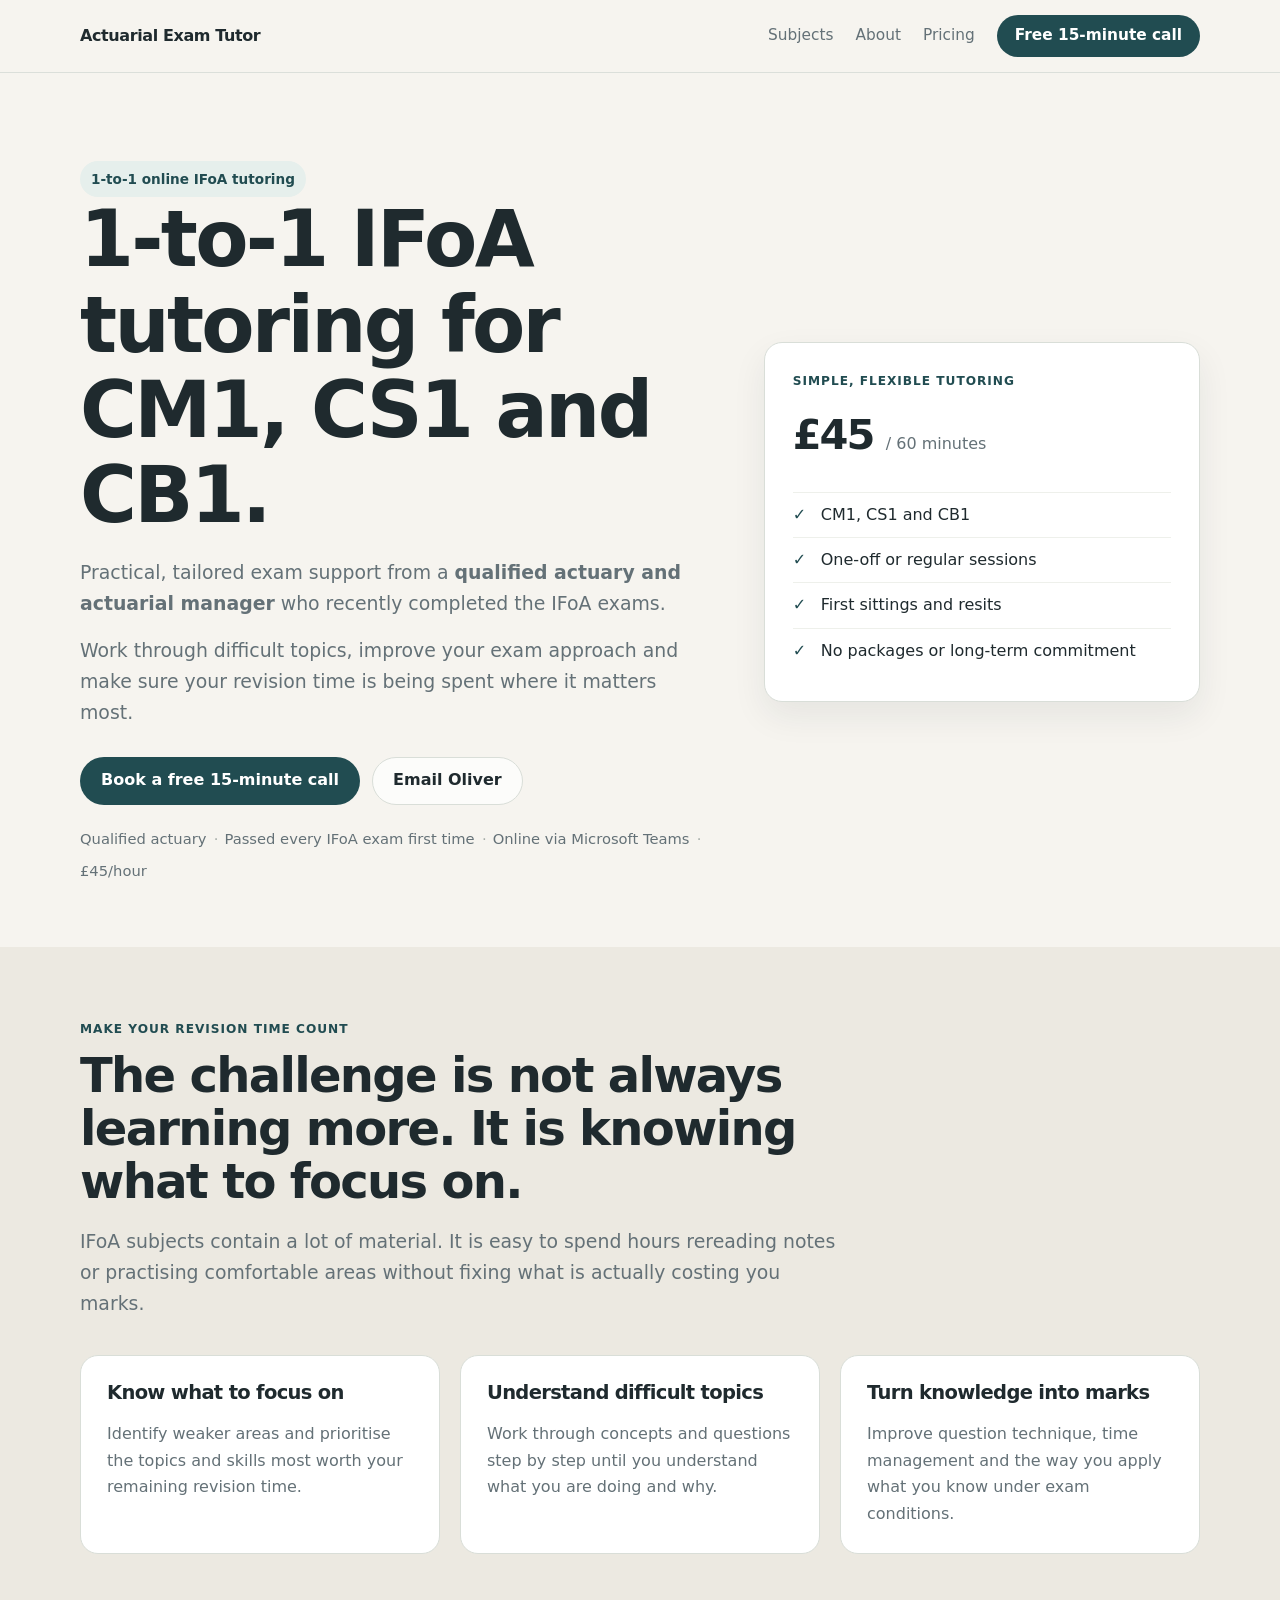
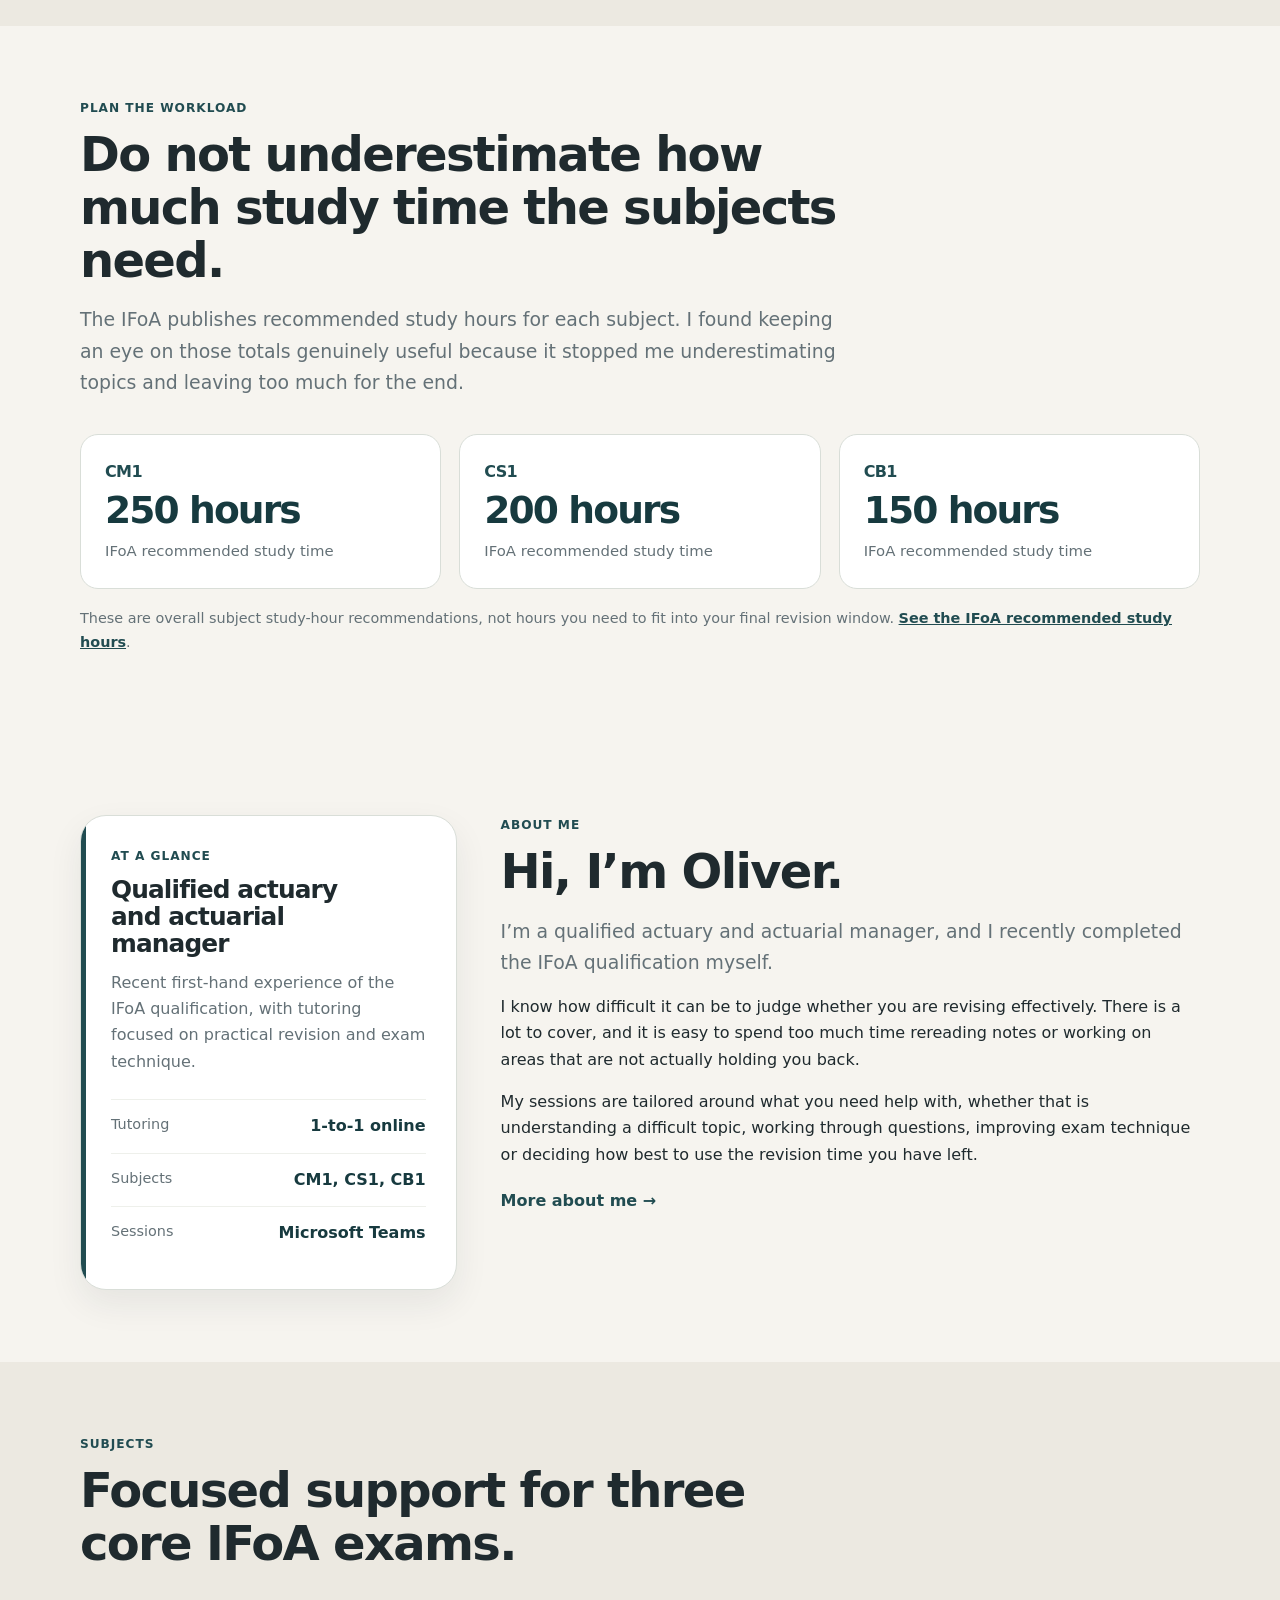
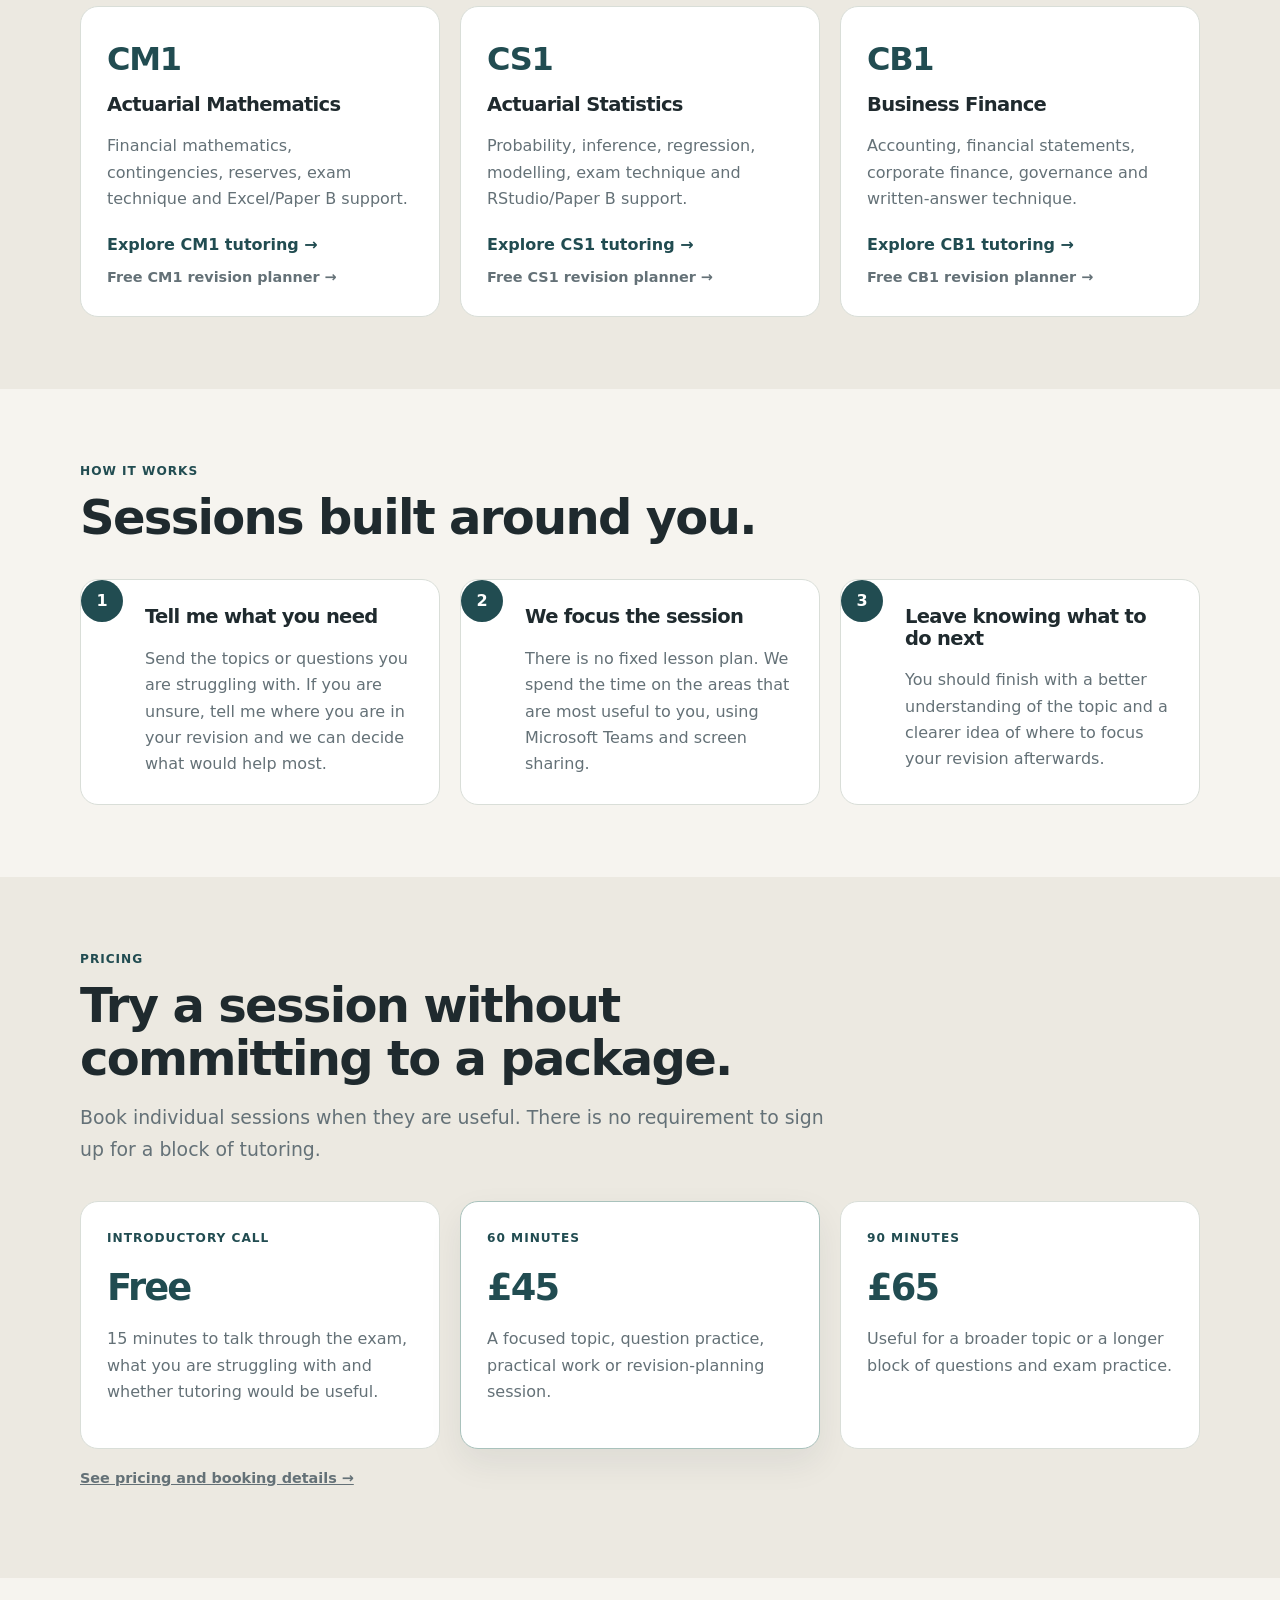
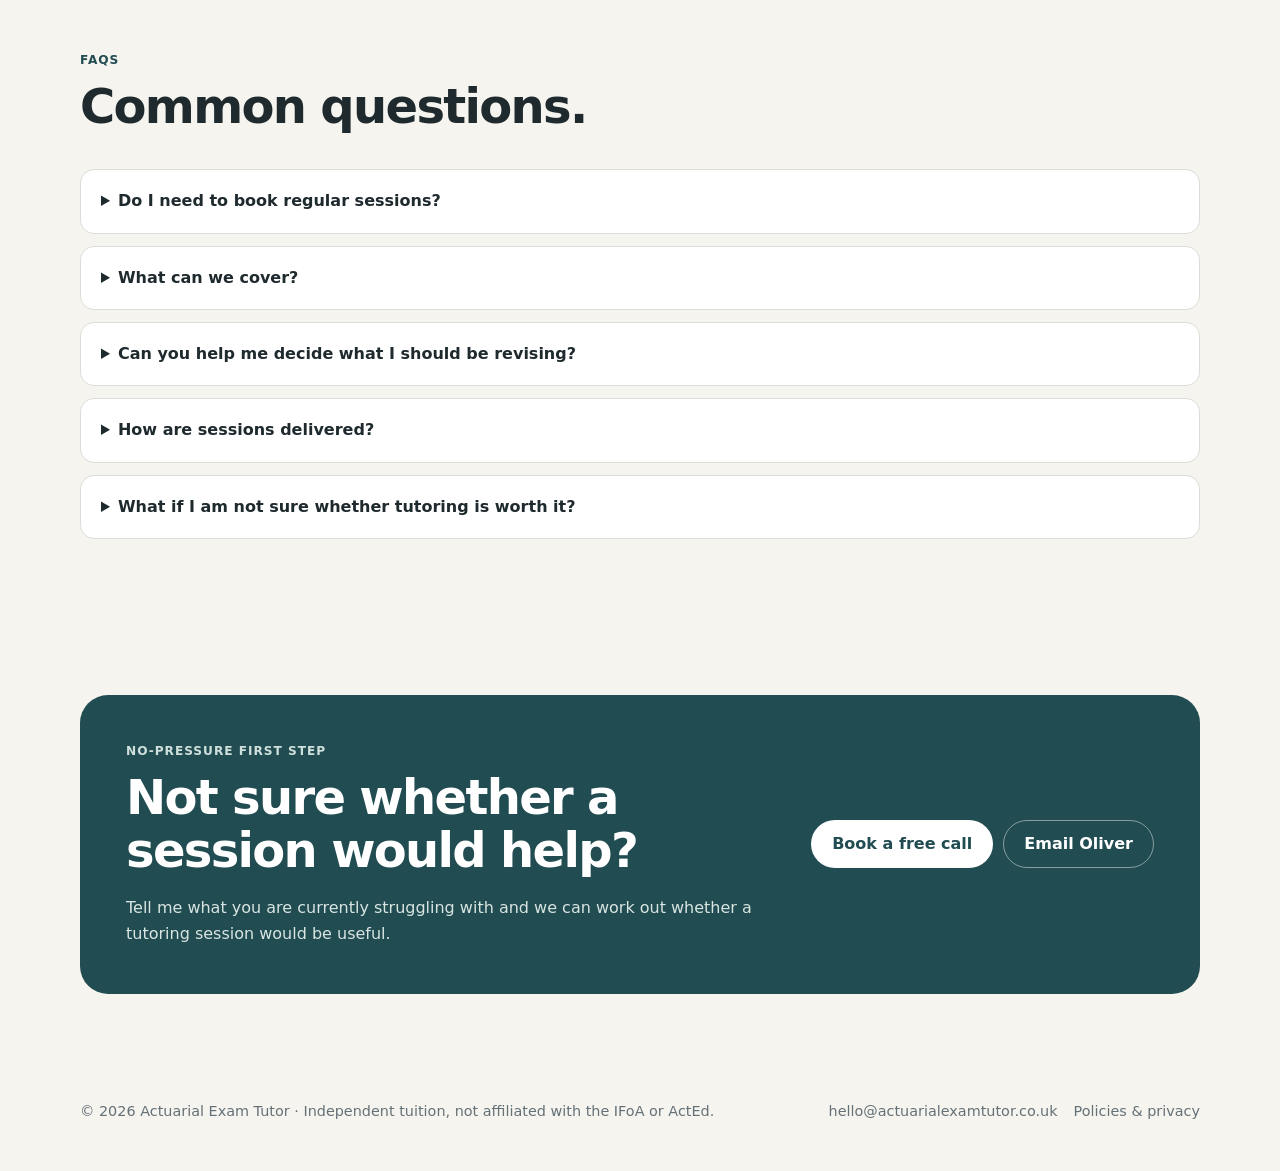
<file: index.html>
<!doctype html>
<html lang="en-GB">
<head>
<meta charset="utf-8">
<meta name="viewport" content="width=device-width, initial-scale=1">
<meta name="robots" content="index,follow">
<meta name="theme-color" content="#214c51">
<link rel="icon" href="favicon.ico" sizes="any">
<link rel="icon" type="image/png" sizes="32x32" href="favicon-32x32.png">
<link rel="apple-touch-icon" sizes="180x180" href="apple-touch-icon.png">
<link rel="stylesheet" href="styles.css">
<script src="script.js" defer></script>
<title>Actuarial Exam Tutor | CM1, CS1 &amp; CB1 Online Tuition</title>
<meta name="description" content="1-to-1 online IFoA tutoring for CM1, CS1 and CB1 from a qualified actuary and actuarial manager. Tailored revision, exam technique and practical support.">
<link rel="canonical" href="https://actuarialexamtutor.co.uk/">
<meta property="og:type" content="website">
<meta property="og:title" content="Actuarial Exam Tutor | CM1, CS1 &amp; CB1 Online Tuition">
<meta property="og:description" content="1-to-1 online IFoA tutoring for CM1, CS1 and CB1 from a qualified actuary and actuarial manager. Tailored revision, exam technique and practical support.">
<meta property="og:url" content="https://actuarialexamtutor.co.uk/">
<meta property="og:site_name" content="Actuarial Exam Tutor">
<meta name="twitter:card" content="summary">
<script type="application/ld+json">{"@context":"https://schema.org","@type":"Service","name":"Online IFoA actuarial exam tutoring","provider":{"@type":"Person","name":"Oliver","jobTitle":"Qualified actuary and actuarial manager"},"serviceType":"1-to-1 online tutoring for CM1, CS1 and CB1","url":"https://actuarialexamtutor.co.uk/"}</script>
</head><body>
<header class="site-header">
  <div class="container nav">
    <a class="brand" href="index.html">Actuarial Exam Tutor</a>
    <button class="menu-toggle" type="button" aria-expanded="false" aria-controls="primary-navigation">Menu</button>
    <nav class="nav-links" id="primary-navigation" aria-label="Primary navigation">
      <a href="subjects.html">Subjects</a>
      <a href="about.html">About</a>
      <a href="pricing.html">Pricing</a>
      <a class="btn btn-primary btn-small" href="https://cal.com/ollie-pennock-0rkcsl/free-15-minute-actuarial-tutoring-call" target="_blank" rel="noopener">Free 15-minute call</a>
    </nav>
  </div>
</header>
<main>
<section class="hero">
  <div class="container hero-grid">
    <div>
      <span class="eyebrow">1-to-1 online IFoA tutoring</span>
      <h1>1-to-1 IFoA tutoring for CM1, CS1 and CB1.</h1>
      <p class="lede">Practical, tailored exam support from a <strong>qualified actuary and actuarial manager</strong> who recently completed the IFoA exams.</p>
      <p class="lede">Work through difficult topics, improve your exam approach and make sure your revision time is being spent where it matters most.</p>
      <div class="hero-actions">
        <a class="btn btn-primary" href="https://cal.com/ollie-pennock-0rkcsl/free-15-minute-actuarial-tutoring-call" target="_blank" rel="noopener">Book a free 15-minute call</a>
        <a class="btn btn-secondary" href="mailto:hello@actuarialexamtutor.co.uk" title="Opens your email app and copies the address">Email Oliver</a>
      </div>
      <div class="trust-row" aria-label="Key tutoring details">
        <span>Qualified actuary</span><span>Passed every IFoA exam first time</span><span>Online via Microsoft Teams</span><span>£45/hour</span>
      </div>
    </div>
    <aside class="hero-card">
      <div class="kicker">Simple, flexible tutoring</div>
      <div class="price">£45 <span>/ 60 minutes</span></div>
      <ul class="checks">
        <li>CM1, CS1 and CB1</li>
        <li>One-off or regular sessions</li>
        <li>First sittings and resits</li>
        <li>No packages or long-term commitment</li>
      </ul>
    </aside>
  </div>
</section>

<section class="section alt">
  <div class="container">
    <div class="section-head">
      <div class="kicker">Make your revision time count</div>
      <h2>The challenge is not always learning more. It is knowing what to focus on.</h2>
      <p class="lede">IFoA subjects contain a lot of material. It is easy to spend hours rereading notes or practising comfortable areas without fixing what is actually costing you marks.</p>
    </div>
    <div class="grid-3">
      <div class="card"><h3>Know what to focus on</h3><p>Identify weaker areas and prioritise the topics and skills most worth your remaining revision time.</p></div>
      <div class="card"><h3>Understand difficult topics</h3><p>Work through concepts and questions step by step until you understand what you are doing and why.</p></div>
      <div class="card"><h3>Turn knowledge into marks</h3><p>Improve question technique, time management and the way you apply what you know under exam conditions.</p></div>
    </div>
  </div>
</section>


<section class="section study-hours-section">
  <div class="container">
    <div class="section-head">
      <div class="kicker">Plan the workload</div>
      <h2>Do not underestimate how much study time the subjects need.</h2>
      <p class="lede">The IFoA publishes recommended study hours for each subject. I found keeping an eye on those totals genuinely useful because it stopped me underestimating topics and leaving too much for the end.</p>
    </div>
    <div class="study-hours-grid">
      <div class="study-stat"><span class="subject-code">CM1</span><strong>250 hours</strong><span>IFoA recommended study time</span></div>
      <div class="study-stat"><span class="subject-code">CS1</span><strong>200 hours</strong><span>IFoA recommended study time</span></div>
      <div class="study-stat"><span class="subject-code">CB1</span><strong>150 hours</strong><span>IFoA recommended study time</span></div>
    </div>
    <p class="source-note">These are overall subject study-hour recommendations, not hours you need to fit into your final revision window. <a href="https://actuaries.org.uk/curriculum/#recommended-study-hours" target="_blank" rel="noopener">See the IFoA recommended study hours</a>.</p>
  </div>
</section>

<section class="section">
  <div class="container about-wrap">
    <aside class="profile-card" aria-label="Tutor details">
      <div class="kicker">At a glance</div>
      <h3>Qualified actuary and actuarial manager</h3>
      <p>Recent first-hand experience of the IFoA qualification, with tutoring focused on practical revision and exam technique.</p>
      <dl class="profile-facts">
        <div><dt>Tutoring</dt><dd>1-to-1 online</dd></div>
        <div><dt>Subjects</dt><dd>CM1, CS1, CB1</dd></div>
        <div><dt>Sessions</dt><dd>Microsoft Teams</dd></div>
      </dl>
    </aside>
    <div>
      <div class="kicker">About me</div>
      <h2>Hi, I’m Oliver.</h2>
      <p class="lede">I’m a qualified actuary and actuarial manager, and I recently completed the IFoA qualification myself.</p>
      <p>I know how difficult it can be to judge whether you are revising effectively. There is a lot to cover, and it is easy to spend too much time rereading notes or working on areas that are not actually holding you back.</p>
      <p>My sessions are tailored around what you need help with, whether that is understanding a difficult topic, working through questions, improving exam technique or deciding how best to use the revision time you have left.</p>
      <a class="card-link" href="about.html">More about me →</a>
    </div>
  </div>
</section>

<section class="section alt">
  <div class="container">
    <div class="section-head">
      <div class="kicker">Subjects</div>
      <h2>Focused support for three core IFoA exams.</h2>
    </div>
    <div class="grid-3">
      <div class="card"><div class="subject-code">CM1</div><h3>Actuarial Mathematics</h3><p>Financial mathematics, contingencies, reserves, exam technique and Excel/Paper B support.</p><a class="card-link" href="cm1-tutor.html">Explore CM1 tutoring →</a><a class="resource-link" href="cm1-revision-planner.html">Free CM1 revision planner →</a></div>
      <div class="card"><div class="subject-code">CS1</div><h3>Actuarial Statistics</h3><p>Probability, inference, regression, modelling, exam technique and RStudio/Paper B support.</p><a class="card-link" href="cs1-tutor.html">Explore CS1 tutoring →</a><a class="resource-link" href="cs1-revision-planner.html">Free CS1 revision planner →</a></div>
      <div class="card"><div class="subject-code">CB1</div><h3>Business Finance</h3><p>Accounting, financial statements, corporate finance, governance and written-answer technique.</p><a class="card-link" href="cb1-tutor.html">Explore CB1 tutoring →</a><a class="resource-link" href="cb1-revision-planner.html">Free CB1 revision planner →</a></div>
    </div>
  </div>
</section>

<section class="section">
  <div class="container">
    <div class="section-head"><div class="kicker">How it works</div><h2>Sessions built around you.</h2></div>
    <div class="grid-3 steps">
      <div class="card step"><h3>Tell me what you need</h3><p>Send the topics or questions you are struggling with. If you are unsure, tell me where you are in your revision and we can decide what would help most.</p></div>
      <div class="card step"><h3>We focus the session</h3><p>There is no fixed lesson plan. We spend the time on the areas that are most useful to you, using Microsoft Teams and screen sharing.</p></div>
      <div class="card step"><h3>Leave knowing what to do next</h3><p>You should finish with a better understanding of the topic and a clearer idea of where to focus your revision afterwards.</p></div>
    </div>
  </div>
</section>

<section class="section alt">
  <div class="container">
    <div class="section-head"><div class="kicker">Pricing</div><h2>Try a session without committing to a package.</h2><p class="lede">Book individual sessions when they are useful. There is no requirement to sign up for a block of tutoring.</p></div>
    <div class="pricing-grid">
      <div class="price-card"><div class="kicker">Introductory call</div><div class="amount">Free</div><p>15 minutes to talk through the exam, what you are struggling with and whether tutoring would be useful.</p></div>
      <div class="price-card featured"><div class="kicker">60 minutes</div><div class="amount">£45</div><p>A focused topic, question practice, practical work or revision-planning session.</p></div>
      <div class="price-card"><div class="kicker">90 minutes</div><div class="amount">£65</div><p>Useful for a broader topic or a longer block of questions and exam practice.</p></div>
    </div>
    <p class="small" style="margin-top:18px"><a href="pricing.html"><strong>See pricing and booking details →</strong></a></p>
  </div>
</section>

<section class="section">
  <div class="container faq">
    <div class="section-head"><div class="kicker">FAQs</div><h2>Common questions.</h2></div>
    <details><summary>Do I need to book regular sessions?</summary><p>No. You can book a single session, a handful of sessions around particular topics, or more regular support if that is useful.</p></details>
    <details><summary>What can we cover?</summary><p>Anything within CM1, CS1 or CB1, including difficult concepts, questions, practical work, exam technique and deciding how best to use your remaining revision time.</p></details>
    <details><summary>Can you help me decide what I should be revising?</summary><p>Yes. One of the main aims of the tutoring is to make revision more focused. We can identify weaker areas and work out where your remaining time is most likely to make a difference.</p></details>
    <details><summary>How are sessions delivered?</summary><p>Sessions are online using Microsoft Teams with screen sharing. You can send topics or questions in advance so I can prepare around what you need.</p></details>
    <details><summary>What if I am not sure whether tutoring is worth it?</summary><p>Book the free 15-minute call or email me first. There is no obligation to book a paid session afterwards.</p></details>
  </div>
</section>
<section class="section">
  <div class="container">
    <div class="cta">
      <div>
        <div class="kicker" style="color:#cfe0dc">No-pressure first step</div>
        <h2>Not sure whether a session would help?</h2>
        <p>Tell me what you are currently struggling with and we can work out whether a tutoring session would be useful.</p>
      </div>
      <div class="cta-actions">
        <a class="btn" href="https://cal.com/ollie-pennock-0rkcsl/free-15-minute-actuarial-tutoring-call" target="_blank" rel="noopener">Book a free call</a>
        <a class="btn ghost" href="mailto:hello@actuarialexamtutor.co.uk" title="Opens your email app and copies the address">Email Oliver</a>
      </div>
    </div>
  </div>
</section>
</main>
<footer>
  <div class="container">
    <span>© 2026 Actuarial Exam Tutor · Independent tuition, not affiliated with the IFoA or ActEd.</span>
    <span class="footer-links"><a href="mailto:hello@actuarialexamtutor.co.uk" title="Opens your email app and copies the address">hello@actuarialexamtutor.co.uk</a><a href="policies.html">Policies & privacy</a></span>
  </div>
</footer>
  <!-- Cloudflare Web Analytics --><script type='module' src='https://static.cloudflareinsights.com/beacon.min.js' data-cf-beacon='{"token": "cf0be8eadffd494193982fc8e94c1e36"}'></script><!-- End Cloudflare Web Analytics -->
</body>
</html>
</file>
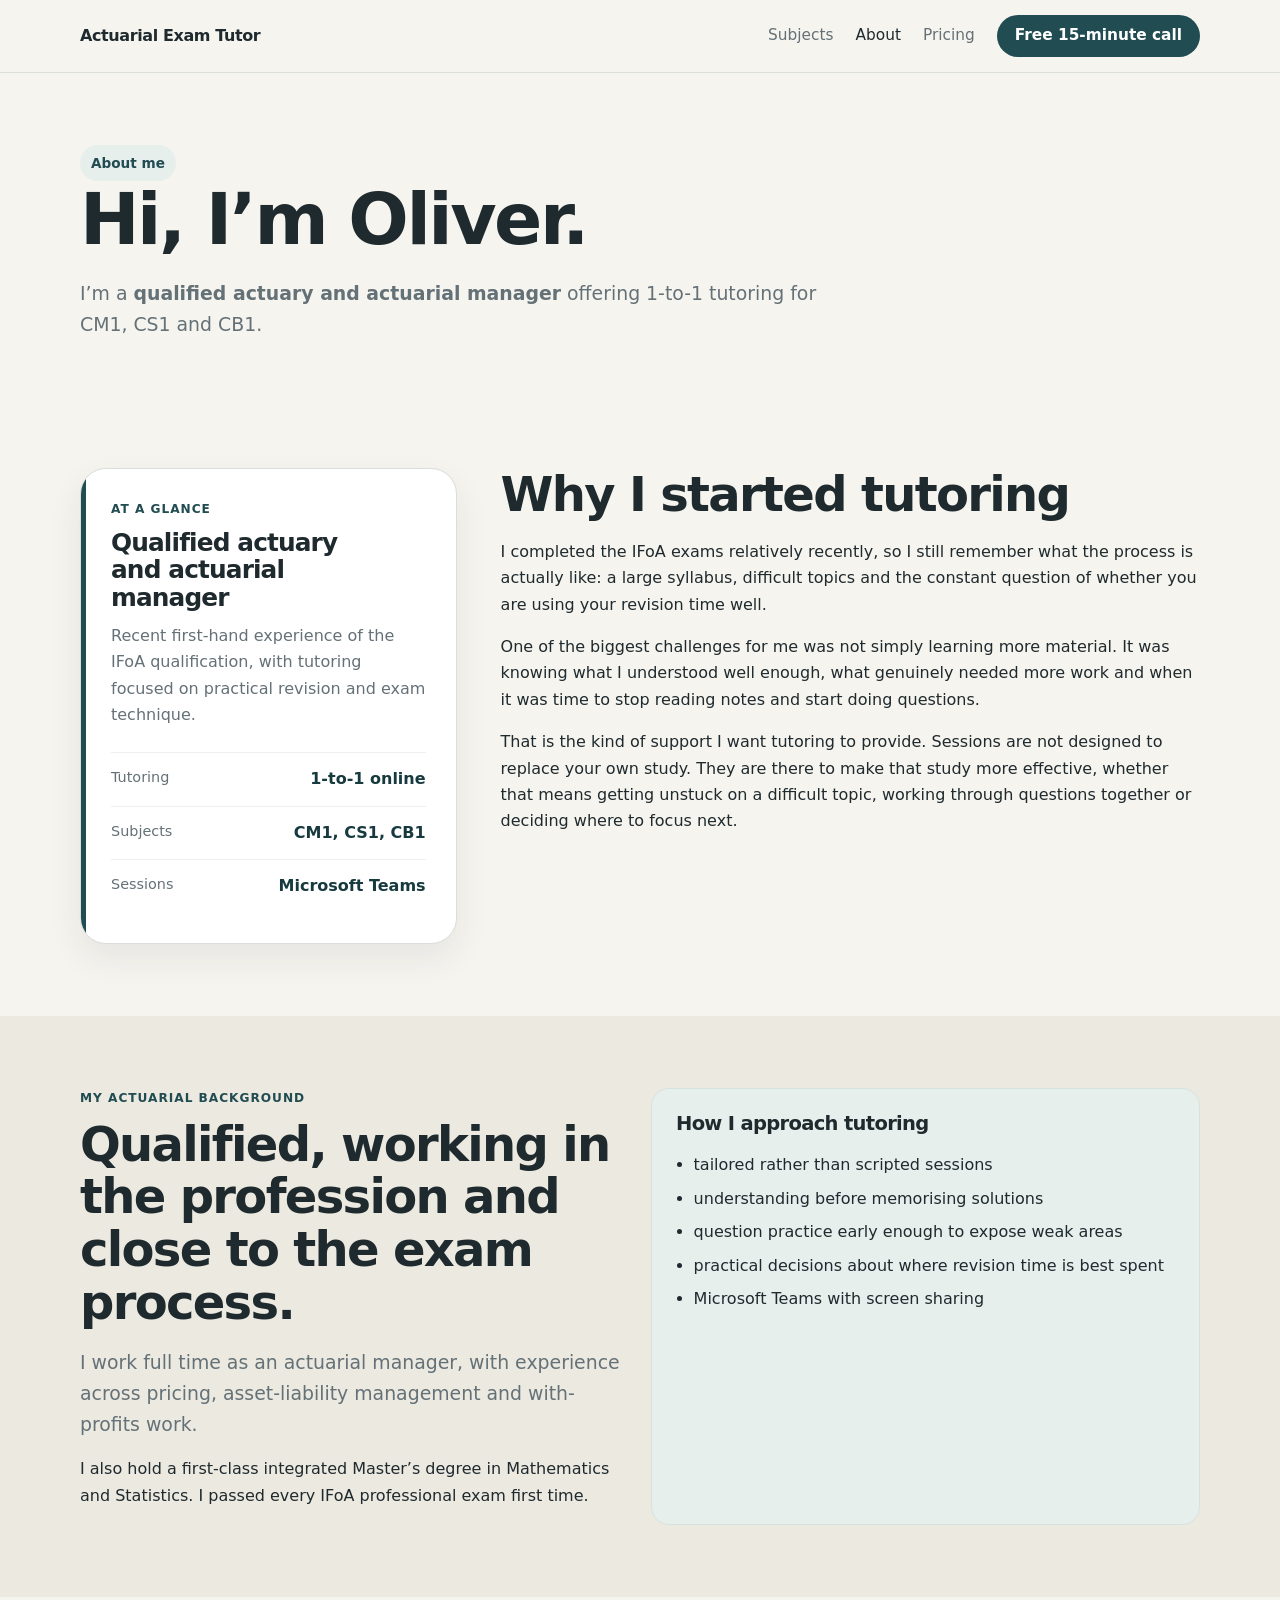
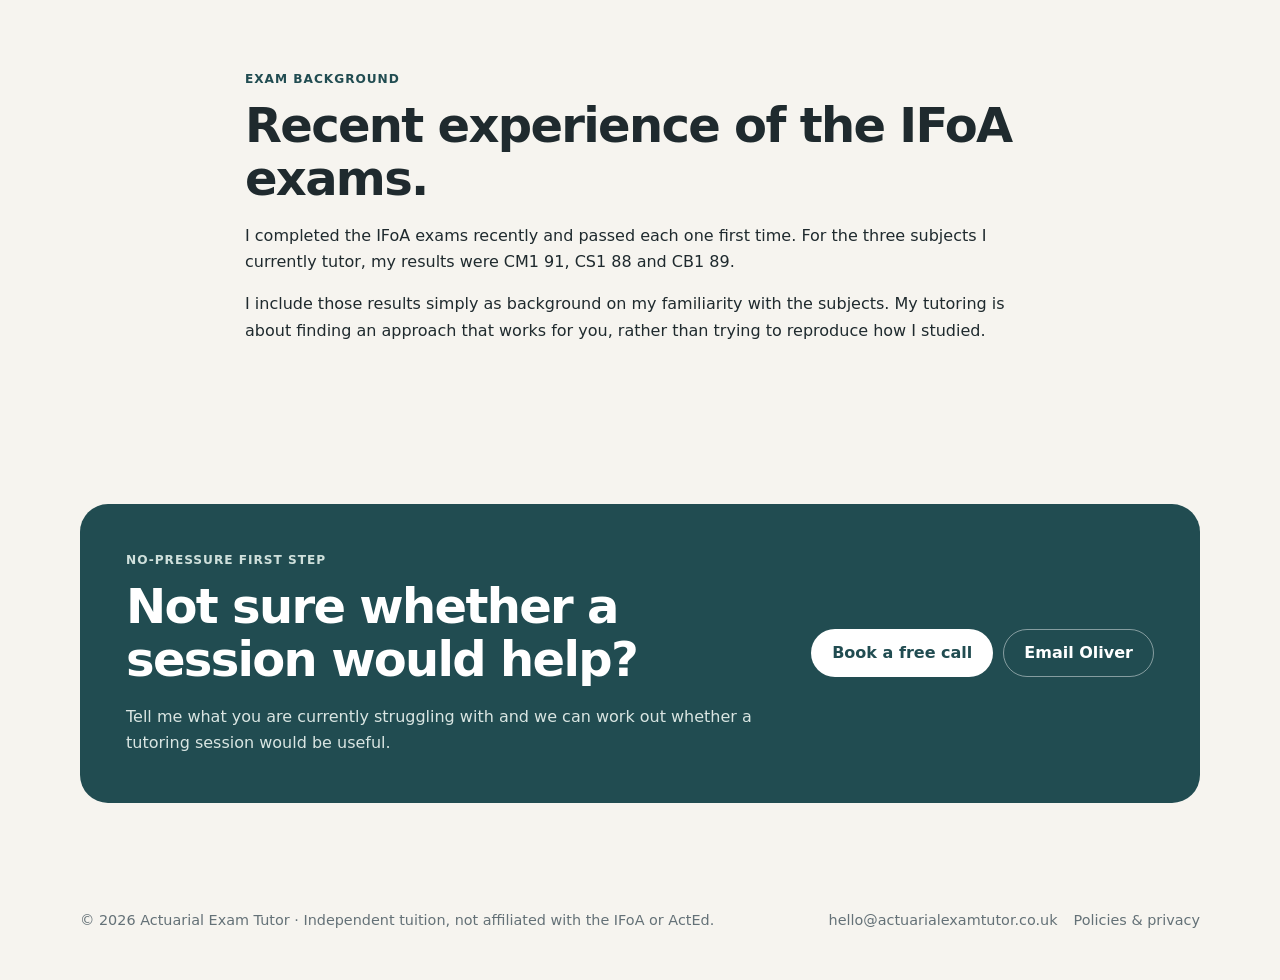
<file: about.html>
<!doctype html>
<html lang="en-GB">
<head>
<meta charset="utf-8">
<meta name="viewport" content="width=device-width, initial-scale=1">
<meta name="robots" content="index,follow">
<meta name="theme-color" content="#214c51">
<link rel="icon" href="favicon.ico" sizes="any">
<link rel="icon" type="image/png" sizes="32x32" href="favicon-32x32.png">
<link rel="apple-touch-icon" sizes="180x180" href="apple-touch-icon.png">
<link rel="stylesheet" href="styles.css">
<script src="script.js" defer></script>
<title>About Oliver | Actuarial Exam Tutor</title>
<meta name="description" content="Meet Oliver, a qualified actuary and actuarial manager offering tailored 1-to-1 IFoA tutoring for CM1, CS1 and CB1.">
<link rel="canonical" href="https://actuarialexamtutor.co.uk/about.html">
<meta property="og:type" content="website">
<meta property="og:title" content="About Oliver | Actuarial Exam Tutor">
<meta property="og:description" content="Meet Oliver, a qualified actuary and actuarial manager offering tailored 1-to-1 IFoA tutoring for CM1, CS1 and CB1.">
<meta property="og:url" content="https://actuarialexamtutor.co.uk/about.html">
<meta property="og:site_name" content="Actuarial Exam Tutor">
<meta name="twitter:card" content="summary">
<script type="application/ld+json">{"@context":"https://schema.org","@type":"Person","name":"Oliver","jobTitle":"Qualified actuary and actuarial manager","url":"https://actuarialexamtutor.co.uk/about.html"}</script>
</head><body>
<header class="site-header">
  <div class="container nav">
    <a class="brand" href="index.html">Actuarial Exam Tutor</a>
    <button class="menu-toggle" type="button" aria-expanded="false" aria-controls="primary-navigation">Menu</button>
    <nav class="nav-links" id="primary-navigation" aria-label="Primary navigation">
      <a href="subjects.html">Subjects</a>
      <a href="about.html" aria-current="page">About</a>
      <a href="pricing.html">Pricing</a>
      <a class="btn btn-primary btn-small" href="https://cal.com/ollie-pennock-0rkcsl/free-15-minute-actuarial-tutoring-call" target="_blank" rel="noopener">Free 15-minute call</a>
    </nav>
  </div>
</header>
<main>
<section class="page-hero">
  <div class="container">
    <span class="eyebrow">About me</span>
    <h1>Hi, I’m Oliver.</h1>
    <p class="lede">I’m a <strong>qualified actuary and actuarial manager</strong> offering 1-to-1 tutoring for CM1, CS1 and CB1.</p>
  </div>
</section>
<section class="section">
  <div class="container about-wrap">
    <aside class="profile-card" aria-label="Tutor details">
      <div class="kicker">At a glance</div>
      <h3>Qualified actuary and actuarial manager</h3>
      <p>Recent first-hand experience of the IFoA qualification, with tutoring focused on practical revision and exam technique.</p>
      <dl class="profile-facts">
        <div><dt>Tutoring</dt><dd>1-to-1 online</dd></div>
        <div><dt>Subjects</dt><dd>CM1, CS1, CB1</dd></div>
        <div><dt>Sessions</dt><dd>Microsoft Teams</dd></div>
      </dl>
    </aside>
    <div>
      <h2>Why I started tutoring</h2>
      <p>I completed the IFoA exams relatively recently, so I still remember what the process is actually like: a large syllabus, difficult topics and the constant question of whether you are using your revision time well.</p>
      <p>One of the biggest challenges for me was not simply learning more material. It was knowing what I understood well enough, what genuinely needed more work and when it was time to stop reading notes and start doing questions.</p>
      <p>That is the kind of support I want tutoring to provide. Sessions are not designed to replace your own study. They are there to make that study more effective, whether that means getting unstuck on a difficult topic, working through questions together or deciding where to focus next.</p>
    </div>
  </div>
</section>
<section class="section alt">
  <div class="container grid-2">
    <div>
      <div class="kicker">My actuarial background</div>
      <h2>Qualified, working in the profession and close to the exam process.</h2>
      <p class="lede">I work full time as an actuarial manager, with experience across pricing, asset-liability management and with-profits work.</p>
      <p>I also hold a first-class integrated Master’s degree in Mathematics and Statistics. I passed every IFoA professional exam first time.</p>
    </div>
    <div class="soft-box">
      <h3>How I approach tutoring</h3>
      <ul class="list-clean">
        <li>tailored rather than scripted sessions</li>
        <li>understanding before memorising solutions</li>
        <li>question practice early enough to expose weak areas</li>
        <li>practical decisions about where revision time is best spent</li>
        <li>Microsoft Teams with screen sharing</li>
      </ul>
    </div>
  </div>
</section>
<section class="section">
  <div class="container content-narrow">
    <div class="kicker">Exam background</div>
    <h2>Recent experience of the IFoA exams.</h2>
    <p>I completed the IFoA exams recently and passed each one first time. For the three subjects I currently tutor, my results were CM1 91, CS1 88 and CB1 89.</p>
    <p>I include those results simply as background on my familiarity with the subjects. My tutoring is about finding an approach that works for you, rather than trying to reproduce how I studied.</p>
  </div>
</section>
<section class="section">
  <div class="container">
    <div class="cta">
      <div>
        <div class="kicker" style="color:#cfe0dc">No-pressure first step</div>
        <h2>Not sure whether a session would help?</h2>
        <p>Tell me what you are currently struggling with and we can work out whether a tutoring session would be useful.</p>
      </div>
      <div class="cta-actions">
        <a class="btn" href="https://cal.com/ollie-pennock-0rkcsl/free-15-minute-actuarial-tutoring-call" target="_blank" rel="noopener">Book a free call</a>
        <a class="btn ghost" href="mailto:hello@actuarialexamtutor.co.uk" title="Opens your email app and copies the address">Email Oliver</a>
      </div>
    </div>
  </div>
</section>
</main>
<footer>
  <div class="container">
    <span>© 2026 Actuarial Exam Tutor · Independent tuition, not affiliated with the IFoA or ActEd.</span>
    <span class="footer-links"><a href="mailto:hello@actuarialexamtutor.co.uk" title="Opens your email app and copies the address">hello@actuarialexamtutor.co.uk</a><a href="policies.html">Policies & privacy</a></span>
  </div>
</footer>
  <!-- Cloudflare Web Analytics --><script type='module' src='https://static.cloudflareinsights.com/beacon.min.js' data-cf-beacon='{"token": "cf0be8eadffd494193982fc8e94c1e36"}'></script><!-- End Cloudflare Web Analytics -->
</body>
</html>
</file>
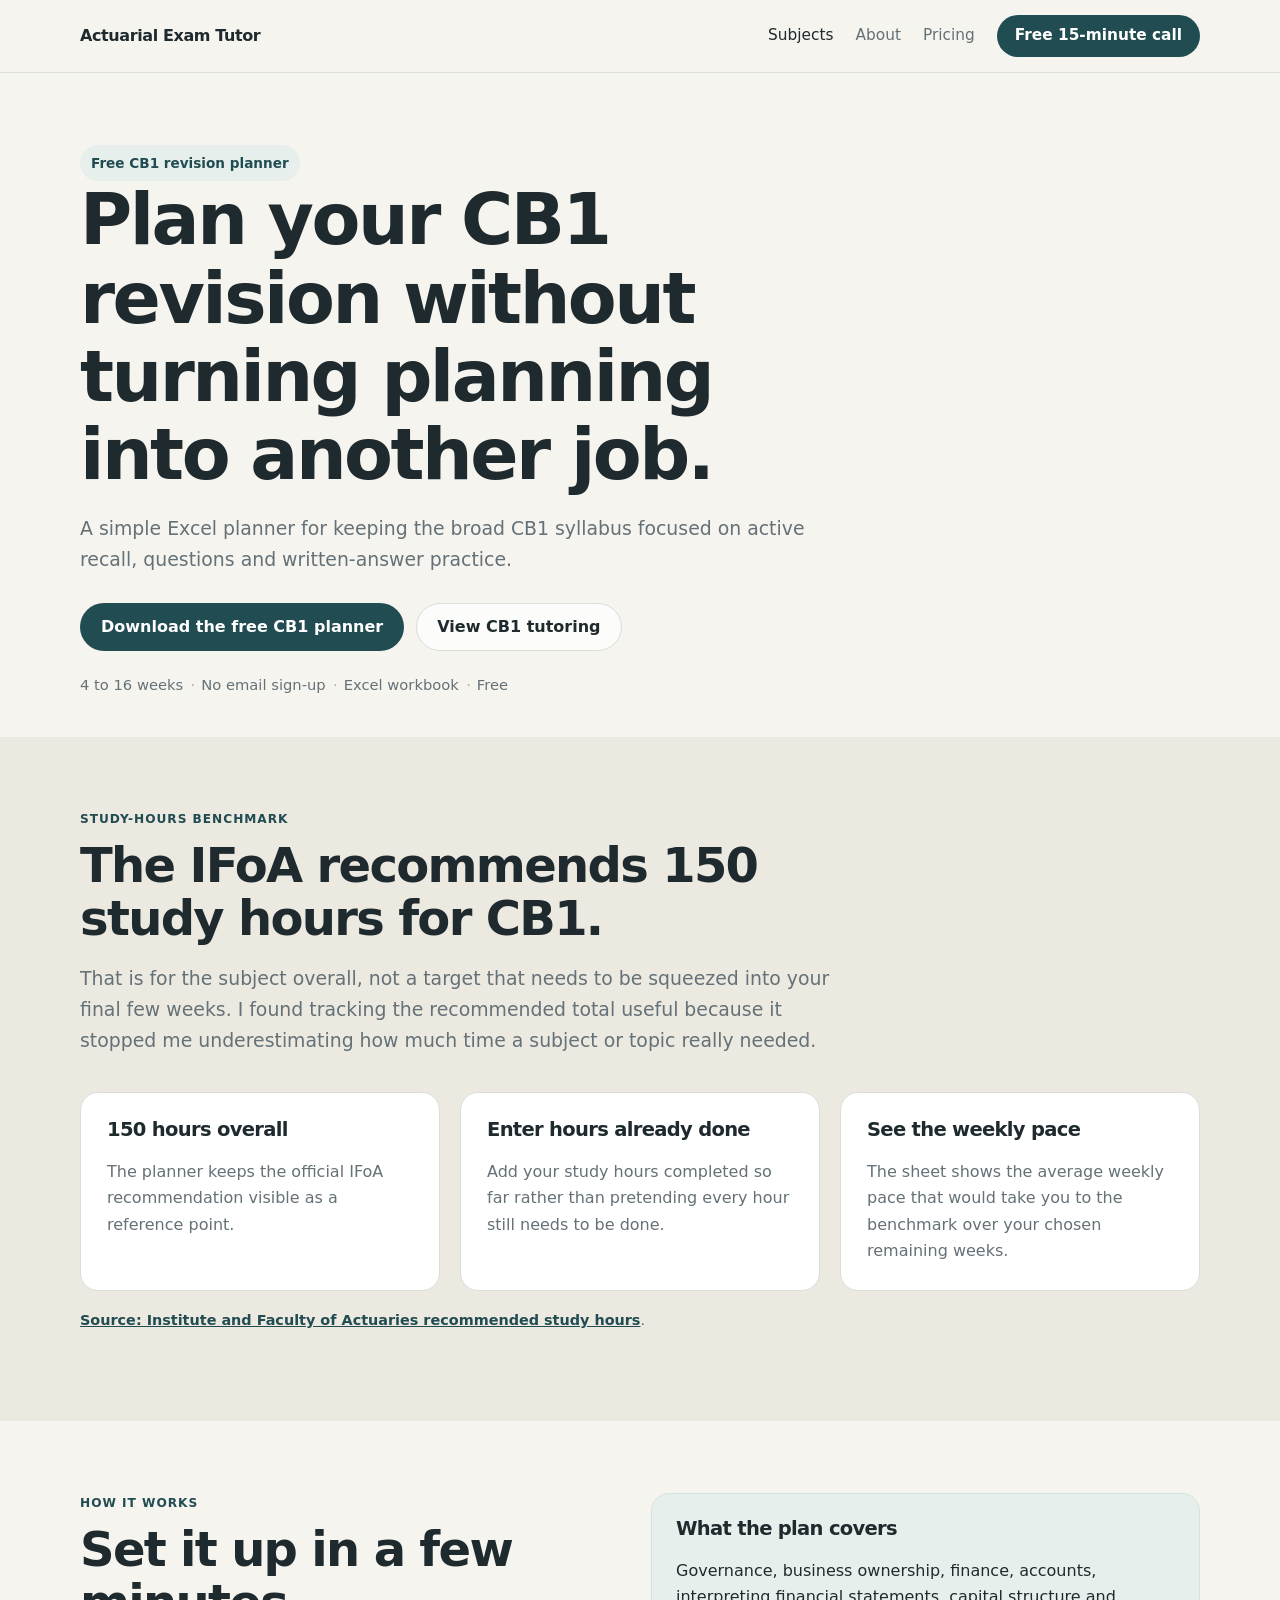
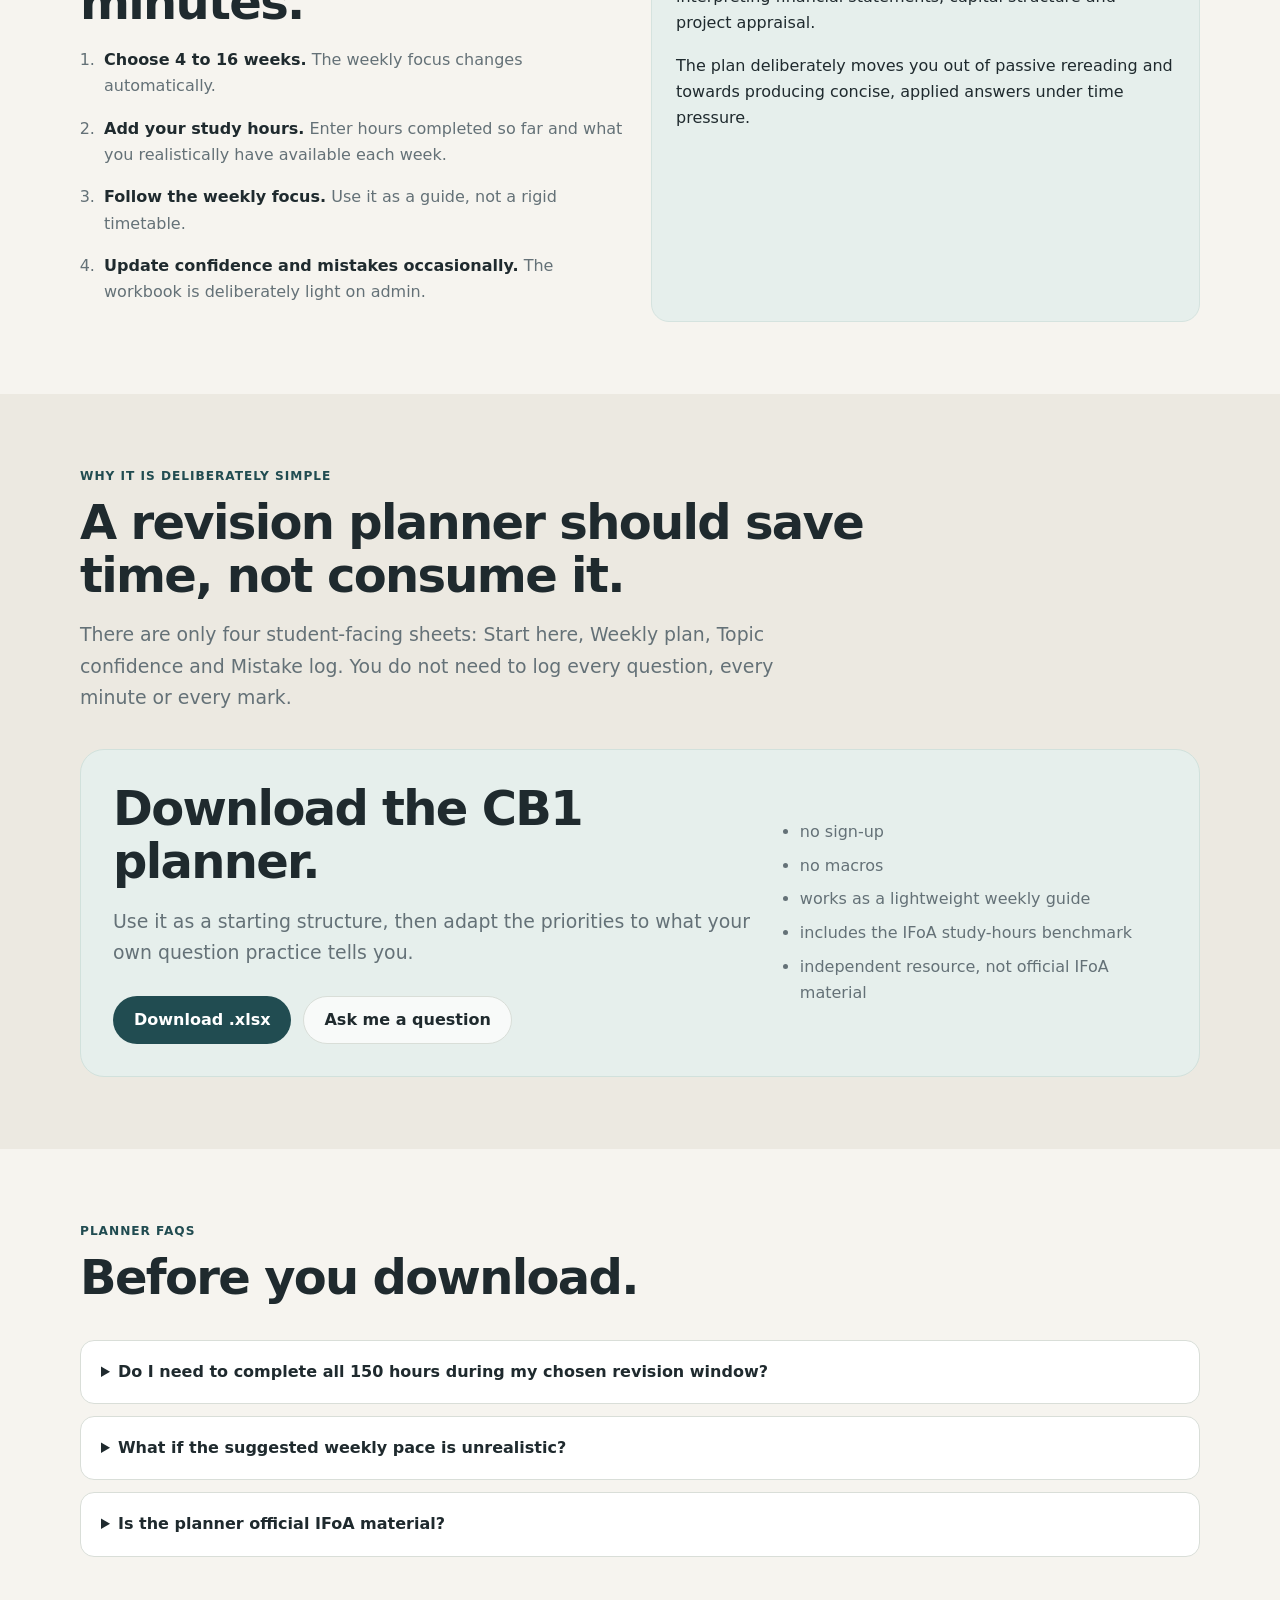
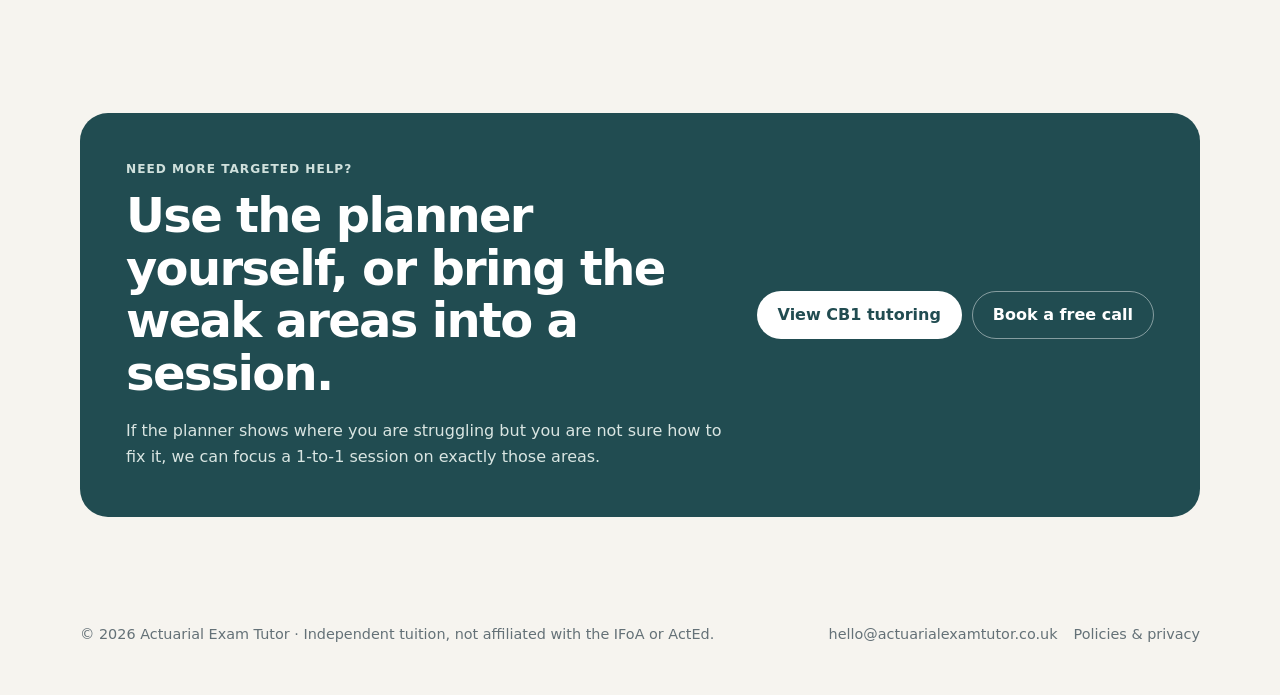
<file: cb1-revision-planner.html>
<!doctype html>
<html lang="en-GB">
<head>
<meta charset="utf-8">
<meta name="viewport" content="width=device-width, initial-scale=1">
<meta name="robots" content="index,follow">
<meta name="theme-color" content="#214c51">
<link rel="icon" href="favicon.ico" sizes="any">
<link rel="icon" type="image/png" sizes="32x32" href="favicon-32x32.png">
<link rel="apple-touch-icon" sizes="180x180" href="apple-touch-icon.png">
<link rel="stylesheet" href="styles.css">
<script src="script.js" defer></script>
<title>Free CB1 Revision Planner | Flexible IFoA Study Plan</title>
<meta name="description" content="Download a free flexible CB1 revision planner. Choose 4 to 16 weeks, track the IFoA 150-hour study benchmark and prioritise active recall and written practice.">
<link rel="canonical" href="https://actuarialexamtutor.co.uk/cb1-revision-planner.html">
<meta property="og:type" content="website">
<meta property="og:title" content="Free CB1 Revision Planner | Flexible IFoA Study Plan">
<meta property="og:description" content="Download a free flexible CB1 revision planner. Choose 4 to 16 weeks, track the IFoA 150-hour study benchmark and prioritise active recall and written practice.">
<meta property="og:url" content="https://actuarialexamtutor.co.uk/cb1-revision-planner.html">
<meta property="og:site_name" content="Actuarial Exam Tutor">
<meta name="twitter:card" content="summary">
<script type="application/ld+json">{"@context":"https://schema.org","@type":"LearningResource","name":"Free CB1 revision planner","description":"Flexible CB1 study and revision planner for IFoA candidates","learningResourceType":"Study guide","educationalUse":"Revision","isAccessibleForFree":true,"url":"https://actuarialexamtutor.co.uk/cb1-revision-planner.html"}</script>
</head>
<body>
<header class="site-header">
  <div class="container nav">
    <a class="brand" href="index.html">Actuarial Exam Tutor</a>
    <button class="menu-toggle" type="button" aria-expanded="false" aria-controls="primary-navigation">Menu</button>
    <nav class="nav-links" id="primary-navigation" aria-label="Primary navigation">
      <a href="subjects.html" aria-current="page">Subjects</a>
      <a href="about.html">About</a>
      <a href="pricing.html">Pricing</a>
      <a class="btn btn-primary btn-small" href="https://cal.com/ollie-pennock-0rkcsl/free-15-minute-actuarial-tutoring-call" target="_blank" rel="noopener">Free 15-minute call</a>
    </nav>
  </div>
</header>
<main>
<section class="page-hero">
  <div class="container">
    <span class="eyebrow">Free CB1 revision planner</span>
    <h1>Plan your CB1 revision without turning planning into another job.</h1>
    <p class="lede">A simple Excel planner for keeping the broad CB1 syllabus focused on active recall, questions and written-answer practice.</p>
    <div class="hero-actions"><a class="btn btn-primary" href="CB1-revision-planner.xlsx" download>Download the free CB1 planner</a><a class="btn btn-secondary" href="cb1-tutor.html">View CB1 tutoring</a></div>
    <div class="trust-row"><span>4 to 16 weeks</span><span>No email sign-up</span><span>Excel workbook</span><span>Free</span></div>
  </div>
</section>
<section class="section alt">
  <div class="container">
    <div class="section-head"><div class="kicker">Study-hours benchmark</div><h2>The IFoA recommends 150 study hours for CB1.</h2><p class="lede">That is for the subject overall, not a target that needs to be squeezed into your final few weeks. I found tracking the recommended total useful because it stopped me underestimating how much time a subject or topic really needed.</p></div>
    <div class="grid-3">
      <div class="card"><h3>150 hours overall</h3><p>The planner keeps the official IFoA recommendation visible as a reference point.</p></div>
      <div class="card"><h3>Enter hours already done</h3><p>Add your study hours completed so far rather than pretending every hour still needs to be done.</p></div>
      <div class="card"><h3>See the weekly pace</h3><p>The sheet shows the average weekly pace that would take you to the benchmark over your chosen remaining weeks.</p></div>
    </div>
    <p class="source-note"><a href="https://actuaries.org.uk/curriculum/#recommended-study-hours" target="_blank" rel="noopener">Source: Institute and Faculty of Actuaries recommended study hours</a>.</p>
  </div>
</section>
<section class="section">
  <div class="container grid-2">
    <div><div class="kicker">How it works</div><h2>Set it up in a few minutes.</h2><ol class="number-list"><li><strong>Choose 4 to 16 weeks.</strong> The weekly focus changes automatically.</li><li><strong>Add your study hours.</strong> Enter hours completed so far and what you realistically have available each week.</li><li><strong>Follow the weekly focus.</strong> Use it as a guide, not a rigid timetable.</li><li><strong>Update confidence and mistakes occasionally.</strong> The workbook is deliberately light on admin.</li></ol></div>
    <div class="soft-box"><h3>What the plan covers</h3><p>Governance, business ownership, finance, accounts, interpreting financial statements, capital structure and project appraisal.</p><p>The plan deliberately moves you out of passive rereading and towards producing concise, applied answers under time pressure.</p></div>
  </div>
</section>
<section class="section alt">
  <div class="container">
    <div class="section-head"><div class="kicker">Why it is deliberately simple</div><h2>A revision planner should save time, not consume it.</h2><p class="lede">There are only four student-facing sheets: Start here, Weekly plan, Topic confidence and Mistake log. You do not need to log every question, every minute or every mark.</p></div>
    <div class="resource-box">
      <div><h2>Download the CB1 planner.</h2><p class="lede">Use it as a starting structure, then adapt the priorities to what your own question practice tells you.</p><div class="hero-actions"><a class="btn btn-primary" href="CB1-revision-planner.xlsx" download>Download .xlsx</a><a class="btn btn-secondary" href="mailto:hello@actuarialexamtutor.co.uk?subject=CB1%20revision%20planner" title="Opens your email app and copies the address">Ask me a question</a></div></div>
      <div><ul class="resource-points"><li>no sign-up</li><li>no macros</li><li>works as a lightweight weekly guide</li><li>includes the IFoA study-hours benchmark</li><li>independent resource, not official IFoA material</li></ul></div>
    </div>
  </div>
</section>
<section class="section"><div class="container faq"><div class="section-head"><div class="kicker">Planner FAQs</div><h2>Before you download.</h2></div><details><summary>Do I need to complete all 150 hours during my chosen revision window?</summary><p>No. The IFoA figure is an overall recommended study time for CB1. Enter the hours you have already completed and treat the remaining figure as context rather than a rigid requirement.</p></details><details><summary>What if the suggested weekly pace is unrealistic?</summary><p>Use that as a warning that you may need to prioritise more aggressively. The planner is there to make the workload visible, not to tell you to force an impossible number of hours into a week.</p></details><details><summary>Is the planner official IFoA material?</summary><p>No. It is an independent planning tool. Always check the current IFoA syllabus and exam guidance for the sitting you are preparing for.</p></details></div></section>
<section class="section"><div class="container"><div class="cta"><div><div class="kicker" style="color:#cfe0dc">Need more targeted help?</div><h2>Use the planner yourself, or bring the weak areas into a session.</h2><p>If the planner shows where you are struggling but you are not sure how to fix it, we can focus a 1-to-1 session on exactly those areas.</p></div><div class="cta-actions"><a class="btn" href="cb1-tutor.html">View CB1 tutoring</a><a class="btn ghost" href="https://cal.com/ollie-pennock-0rkcsl/free-15-minute-actuarial-tutoring-call" target="_blank" rel="noopener">Book a free call</a></div></div></div></section>
</main>
<footer>
  <div class="container">
    <span>© 2026 Actuarial Exam Tutor · Independent tuition, not affiliated with the IFoA or ActEd.</span>
    <span class="footer-links"><a href="mailto:hello@actuarialexamtutor.co.uk" title="Opens your email app and copies the address">hello@actuarialexamtutor.co.uk</a><a href="policies.html">Policies & privacy</a></span>
  </div>
</footer>
  <!-- Cloudflare Web Analytics --><script type='module' src='https://static.cloudflareinsights.com/beacon.min.js' data-cf-beacon='{"token": "cf0be8eadffd494193982fc8e94c1e36"}'></script><!-- End Cloudflare Web Analytics -->
</body>
</html>
</file>
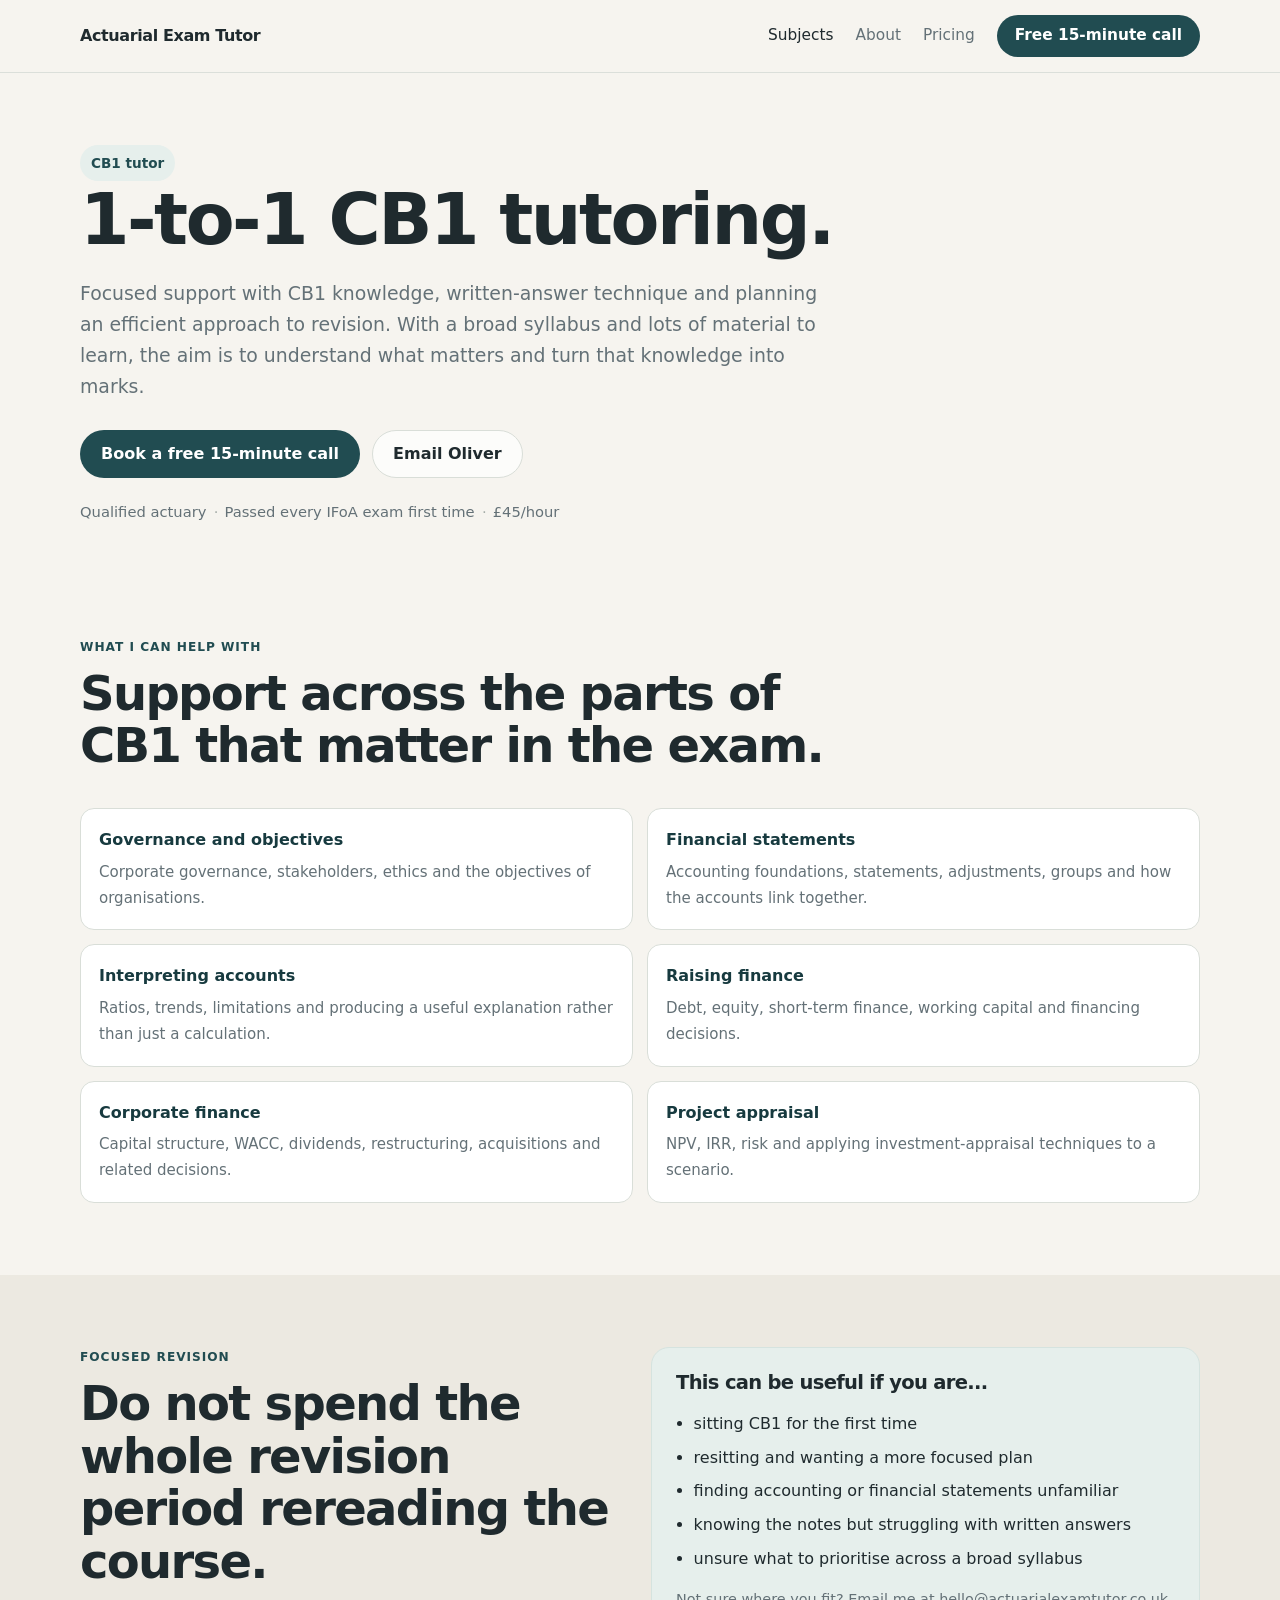
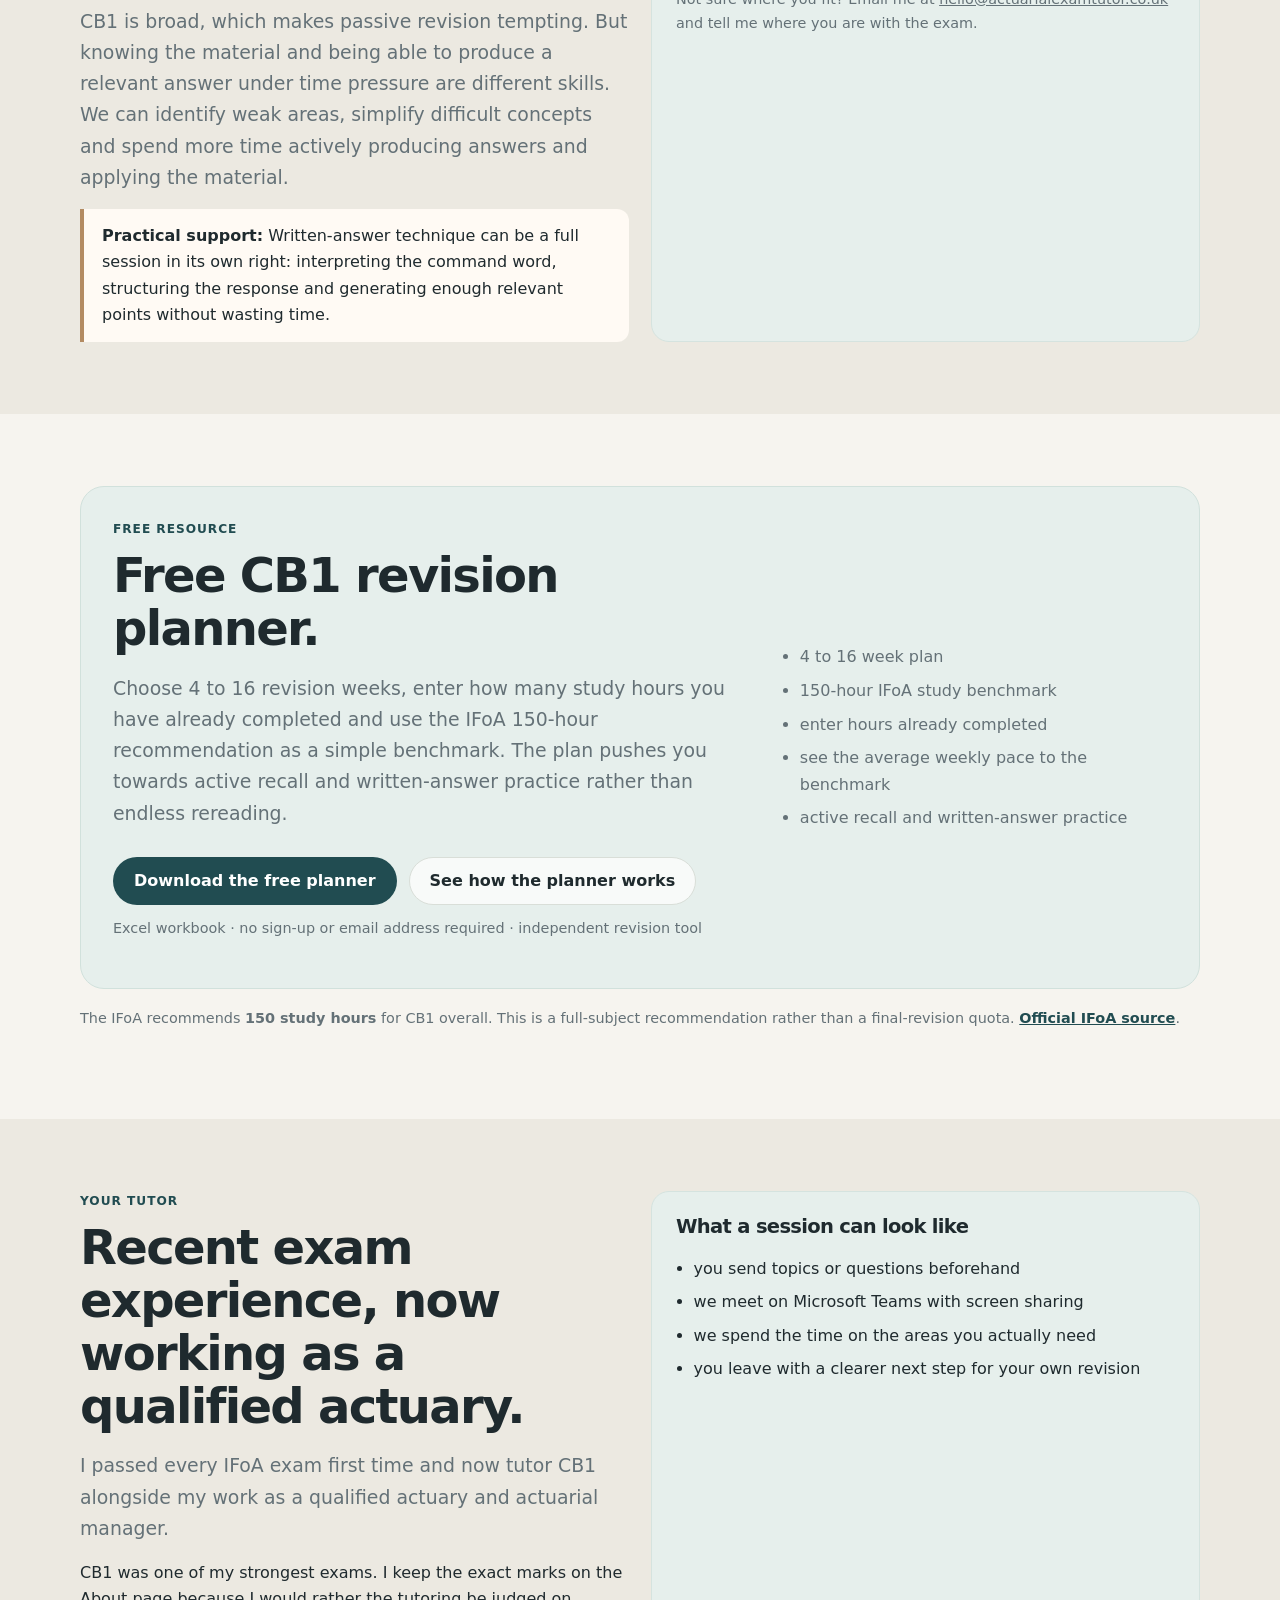
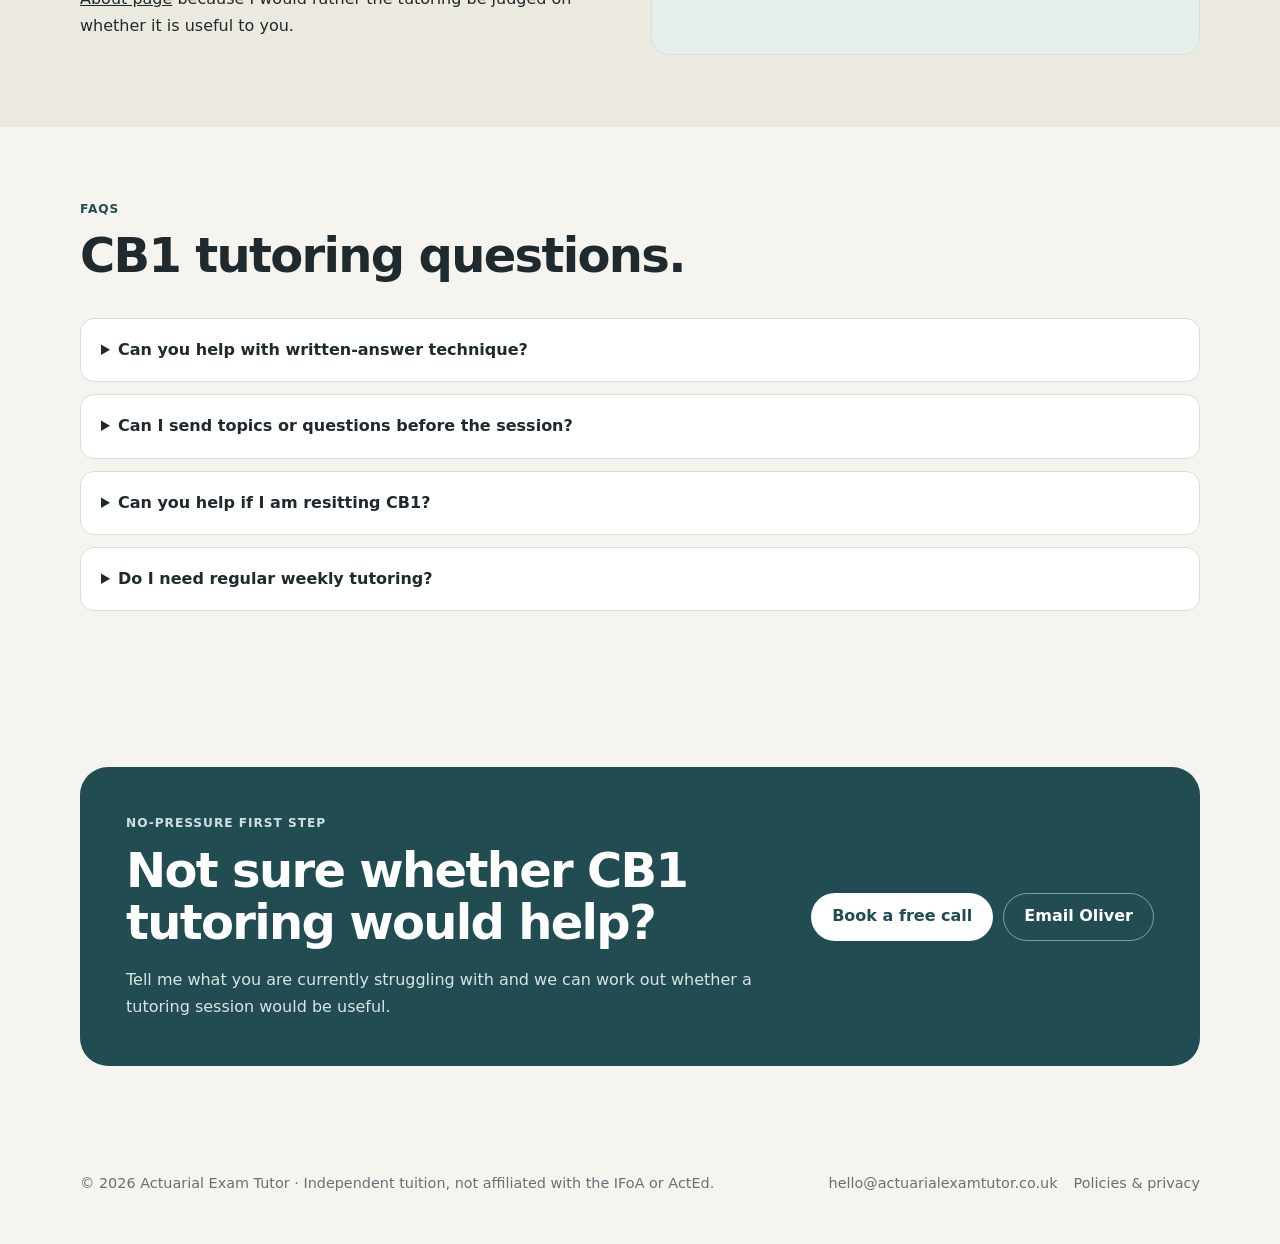
<file: cb1-tutor.html>
<!doctype html>
<html lang="en-GB">
<head>
<meta charset="utf-8">
<meta name="viewport" content="width=device-width, initial-scale=1">
<meta name="robots" content="index,follow">
<meta name="theme-color" content="#214c51">
<link rel="icon" href="favicon.ico" sizes="any">
<link rel="icon" type="image/png" sizes="32x32" href="favicon-32x32.png">
<link rel="apple-touch-icon" sizes="180x180" href="apple-touch-icon.png">
<link rel="stylesheet" href="styles.css">
<script src="script.js" defer></script>
<title>CB1 Tutor | Online IFoA CB1 Tutoring</title>
<meta name="description" content="1-to-1 online CB1 tutoring with a qualified actuary. Support with accounting, corporate finance, written-answer technique and focused revision planning.">
<link rel="canonical" href="https://actuarialexamtutor.co.uk/cb1-tutor.html">
<meta property="og:type" content="website">
<meta property="og:title" content="CB1 Tutor | Online IFoA CB1 Tutoring">
<meta property="og:description" content="1-to-1 online CB1 tutoring with a qualified actuary. Support with accounting, corporate finance, written-answer technique and focused revision planning.">
<meta property="og:url" content="https://actuarialexamtutor.co.uk/cb1-tutor.html">
<meta property="og:site_name" content="Actuarial Exam Tutor">
<meta name="twitter:card" content="summary">
<script type="application/ld+json">{"@context":"https://schema.org","@type":"Service","name":"CB1 tutoring","provider":{"@type":"Person","name":"Oliver","jobTitle":"Qualified actuary and actuarial manager"},"serviceType":"Online CB1 IFoA tutoring","url":"https://actuarialexamtutor.co.uk/cb1-tutor.html"}</script>
</head><body>
<header class="site-header">
  <div class="container nav">
    <a class="brand" href="index.html">Actuarial Exam Tutor</a>
    <button class="menu-toggle" type="button" aria-expanded="false" aria-controls="primary-navigation">Menu</button>
    <nav class="nav-links" id="primary-navigation" aria-label="Primary navigation">
      <a href="subjects.html" aria-current="page">Subjects</a>
      <a href="about.html">About</a>
      <a href="pricing.html">Pricing</a>
      <a class="btn btn-primary btn-small" href="https://cal.com/ollie-pennock-0rkcsl/free-15-minute-actuarial-tutoring-call" target="_blank" rel="noopener">Free 15-minute call</a>
    </nav>
  </div>
</header>
<main>
<section class="page-hero">
  <div class="container">
    <span class="eyebrow">CB1 tutor</span>
    <h1>1-to-1 CB1 tutoring.</h1>
    <p class="lede">Focused support with CB1 knowledge, written-answer technique and planning an efficient approach to revision. With a broad syllabus and lots of material to learn, the aim is to understand what matters and turn that knowledge into marks.</p>
    <div class="hero-actions"><a class="btn btn-primary" href="https://cal.com/ollie-pennock-0rkcsl/free-15-minute-actuarial-tutoring-call" target="_blank" rel="noopener">Book a free 15-minute call</a><a class="btn btn-secondary" href="mailto:hello@actuarialexamtutor.co.uk" title="Opens your email app and copies the address">Email Oliver</a></div>
    <div class="trust-row"><span>Qualified actuary</span><span>Passed every IFoA exam first time</span><span>£45/hour</span></div>
  </div>
</section>
<section class="section">
  <div class="container">
    <div class="section-head"><div class="kicker">What I can help with</div><h2>Support across the parts of CB1 that matter in the exam.</h2></div>
    <div class="subject-topics"><div class="topic"><strong>Governance and objectives</strong><span>Corporate governance, stakeholders, ethics and the objectives of organisations.</span></div><div class="topic"><strong>Financial statements</strong><span>Accounting foundations, statements, adjustments, groups and how the accounts link together.</span></div><div class="topic"><strong>Interpreting accounts</strong><span>Ratios, trends, limitations and producing a useful explanation rather than just a calculation.</span></div><div class="topic"><strong>Raising finance</strong><span>Debt, equity, short-term finance, working capital and financing decisions.</span></div><div class="topic"><strong>Corporate finance</strong><span>Capital structure, WACC, dividends, restructuring, acquisitions and related decisions.</span></div><div class="topic"><strong>Project appraisal</strong><span>NPV, IRR, risk and applying investment-appraisal techniques to a scenario.</span></div></div>
  </div>
</section>
<section class="section alt">
  <div class="container grid-2">
    <div><div class="kicker">Focused revision</div><h2>Do not spend the whole revision period rereading the course.</h2><p class="lede">CB1 is broad, which makes passive revision tempting. But knowing the material and being able to produce a relevant answer under time pressure are different skills. We can identify weak areas, simplify difficult concepts and spend more time actively producing answers and applying the material.</p><div class="note"><strong>Practical support:</strong> Written-answer technique can be a full session in its own right: interpreting the command word, structuring the response and generating enough relevant points without wasting time.</div></div>
    <div class="soft-box"><h3>This can be useful if you are...</h3><ul class="list-clean"><li>sitting CB1 for the first time</li><li>resitting and wanting a more focused plan</li><li>finding accounting or financial statements unfamiliar</li><li>knowing the notes but struggling with written answers</li><li>unsure what to prioritise across a broad syllabus</li></ul><p class="small">Not sure where you fit? Email me at <a href="mailto:hello@actuarialexamtutor.co.uk" title="Opens your email app and copies the address">hello@actuarialexamtutor.co.uk</a> and tell me where you are with the exam.</p></div>
  </div>
</section>
<section class="section">
  <div class="container">
    <div class="resource-box">
      <div>
        <div class="kicker">Free resource</div>
        <h2>Free CB1 revision planner.</h2>
        <p class="lede">Choose 4 to 16 revision weeks, enter how many study hours you have already completed and use the IFoA 150-hour recommendation as a simple benchmark. The plan pushes you towards active recall and written-answer practice rather than endless rereading.</p>
        <div class="hero-actions">
          <a class="btn btn-primary" href="CB1-revision-planner.xlsx" download>Download the free planner</a>
          <a class="btn btn-secondary" href="cb1-revision-planner.html">See how the planner works</a>
        </div>
        <p class="resource-meta">Excel workbook · no sign-up or email address required · independent revision tool</p>
      </div>
      <div><ul class="resource-points"><li>4 to 16 week plan</li><li>150-hour IFoA study benchmark</li><li>enter hours already completed</li><li>see the average weekly pace to the benchmark</li><li>active recall and written-answer practice</li></ul></div>
    </div>
    <p class="source-note">The IFoA recommends <strong>150 study hours</strong> for CB1 overall. This is a full-subject recommendation rather than a final-revision quota. <a href="https://actuaries.org.uk/curriculum/#recommended-study-hours" target="_blank" rel="noopener">Official IFoA source</a>.</p>
  </div>
</section>
<section class="section alt">
  <div class="container grid-2">
    <div><div class="kicker">Your tutor</div><h2>Recent exam experience, now working as a qualified actuary.</h2><p class="lede">I passed every IFoA exam first time and now tutor CB1 alongside my work as a qualified actuary and actuarial manager.</p><p>CB1 was one of my strongest exams. I keep the exact marks on the <a href="about.html">About page</a> because I would rather the tutoring be judged on whether it is useful to you.</p></div>
    <div class="soft-box"><h3>What a session can look like</h3><ul class="list-clean"><li>you send topics or questions beforehand</li><li>we meet on Microsoft Teams with screen sharing</li><li>we spend the time on the areas you actually need</li><li>you leave with a clearer next step for your own revision</li></ul></div>
  </div>
</section>
<section class="section"><div class="container faq"><div class="section-head"><div class="kicker">FAQs</div><h2>CB1 tutoring questions.</h2></div><details><summary>Can you help with written-answer technique?</summary><p>Yes. We can work on interpreting the question, structuring answers, producing enough relevant points and using the time efficiently.</p></details><details><summary>Can I send topics or questions before the session?</summary><p>Yes. Sending them beforehand helps me tailor the session to the parts of CB1 you want to work on.</p></details><details><summary>Can you help if I am resitting CB1?</summary><p>Yes. A resit is a good opportunity to move away from broad rereading and target the topics and exam skills that actually cost marks.</p></details><details><summary>Do I need regular weekly tutoring?</summary><p>No. You can use a single session for a particular area or book further sessions only if they are useful.</p></details></div></section>
<section class="section">
  <div class="container">
    <div class="cta">
      <div>
        <div class="kicker" style="color:#cfe0dc">No-pressure first step</div>
        <h2>Not sure whether CB1 tutoring would help?</h2>
        <p>Tell me what you are currently struggling with and we can work out whether a tutoring session would be useful.</p>
      </div>
      <div class="cta-actions">
        <a class="btn" href="https://cal.com/ollie-pennock-0rkcsl/free-15-minute-actuarial-tutoring-call" target="_blank" rel="noopener">Book a free call</a>
        <a class="btn ghost" href="mailto:hello@actuarialexamtutor.co.uk" title="Opens your email app and copies the address">Email Oliver</a>
      </div>
    </div>
  </div>
</section>
</main>
<footer>
  <div class="container">
    <span>© 2026 Actuarial Exam Tutor · Independent tuition, not affiliated with the IFoA or ActEd.</span>
    <span class="footer-links"><a href="mailto:hello@actuarialexamtutor.co.uk" title="Opens your email app and copies the address">hello@actuarialexamtutor.co.uk</a><a href="policies.html">Policies & privacy</a></span>
  </div>
</footer>
  <!-- Cloudflare Web Analytics --><script type='module' src='https://static.cloudflareinsights.com/beacon.min.js' data-cf-beacon='{"token": "cf0be8eadffd494193982fc8e94c1e36"}'></script><!-- End Cloudflare Web Analytics -->
</body>
</html>
</file>
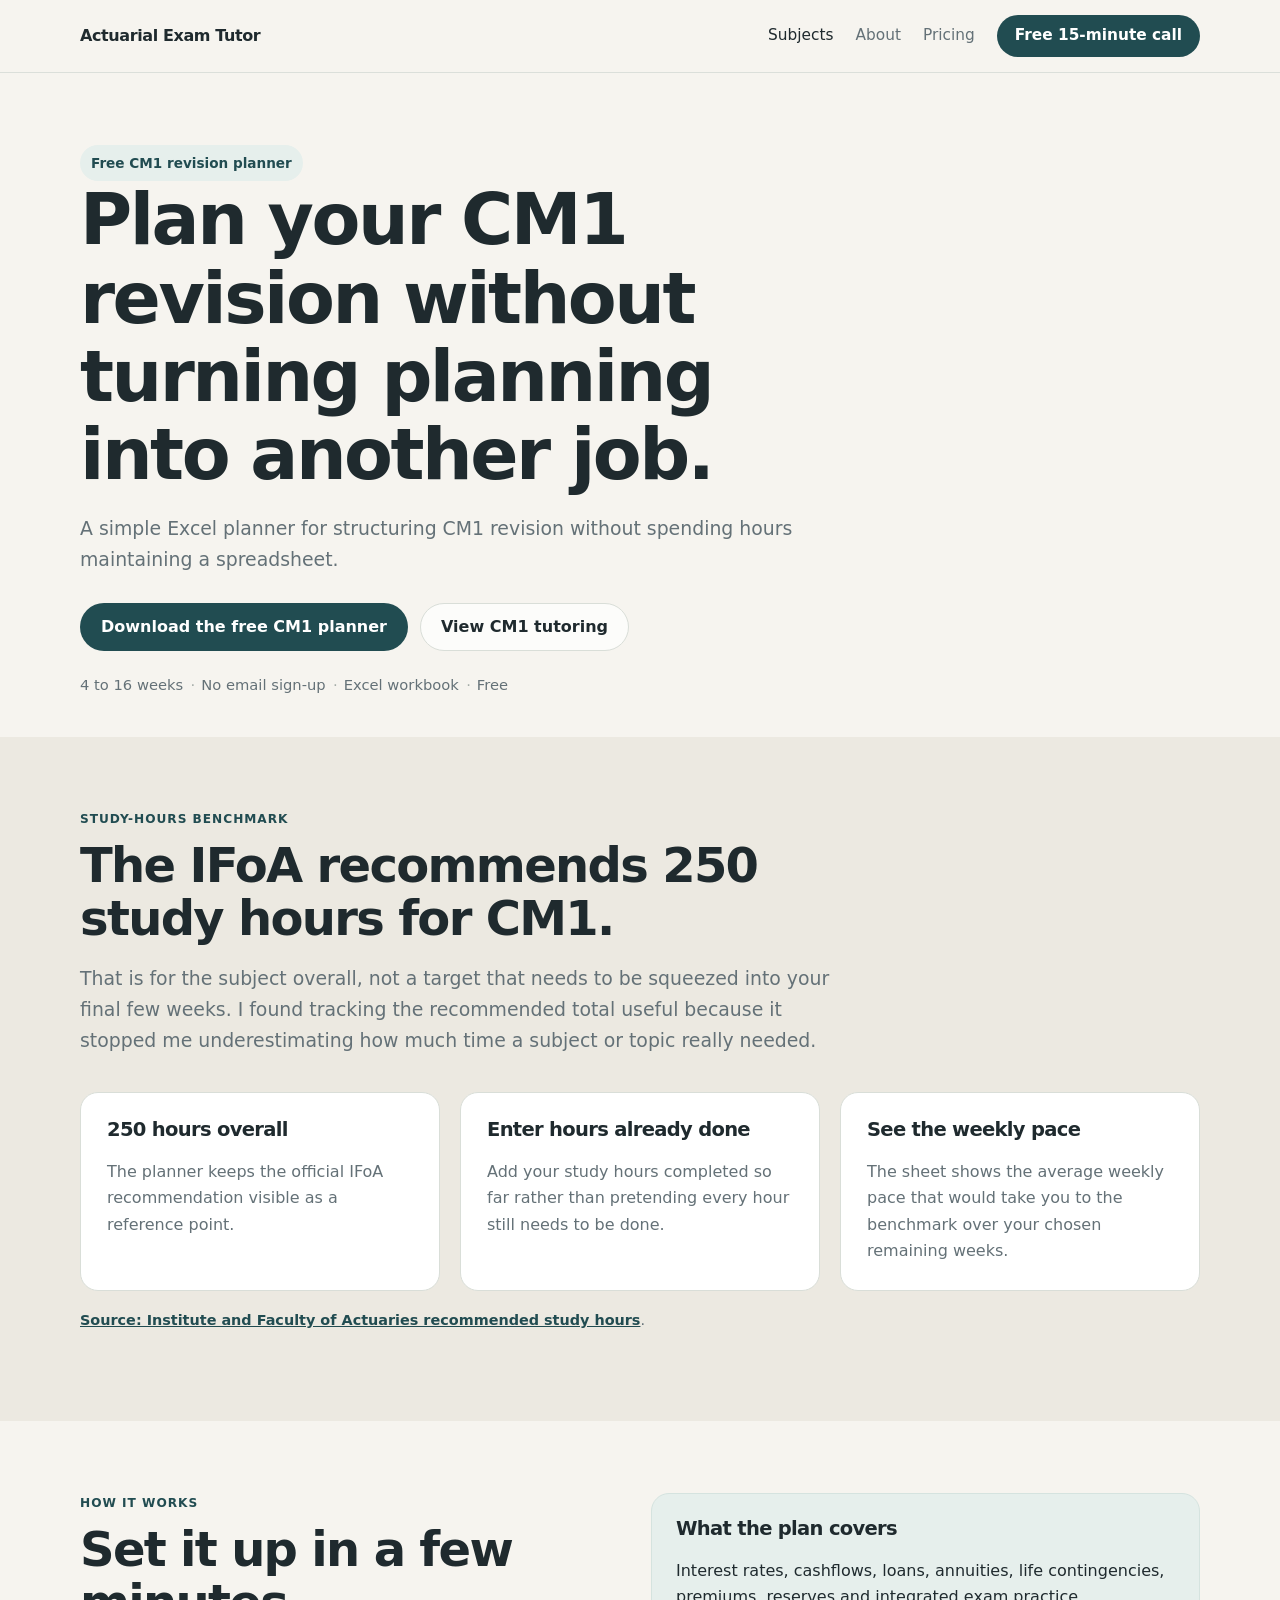
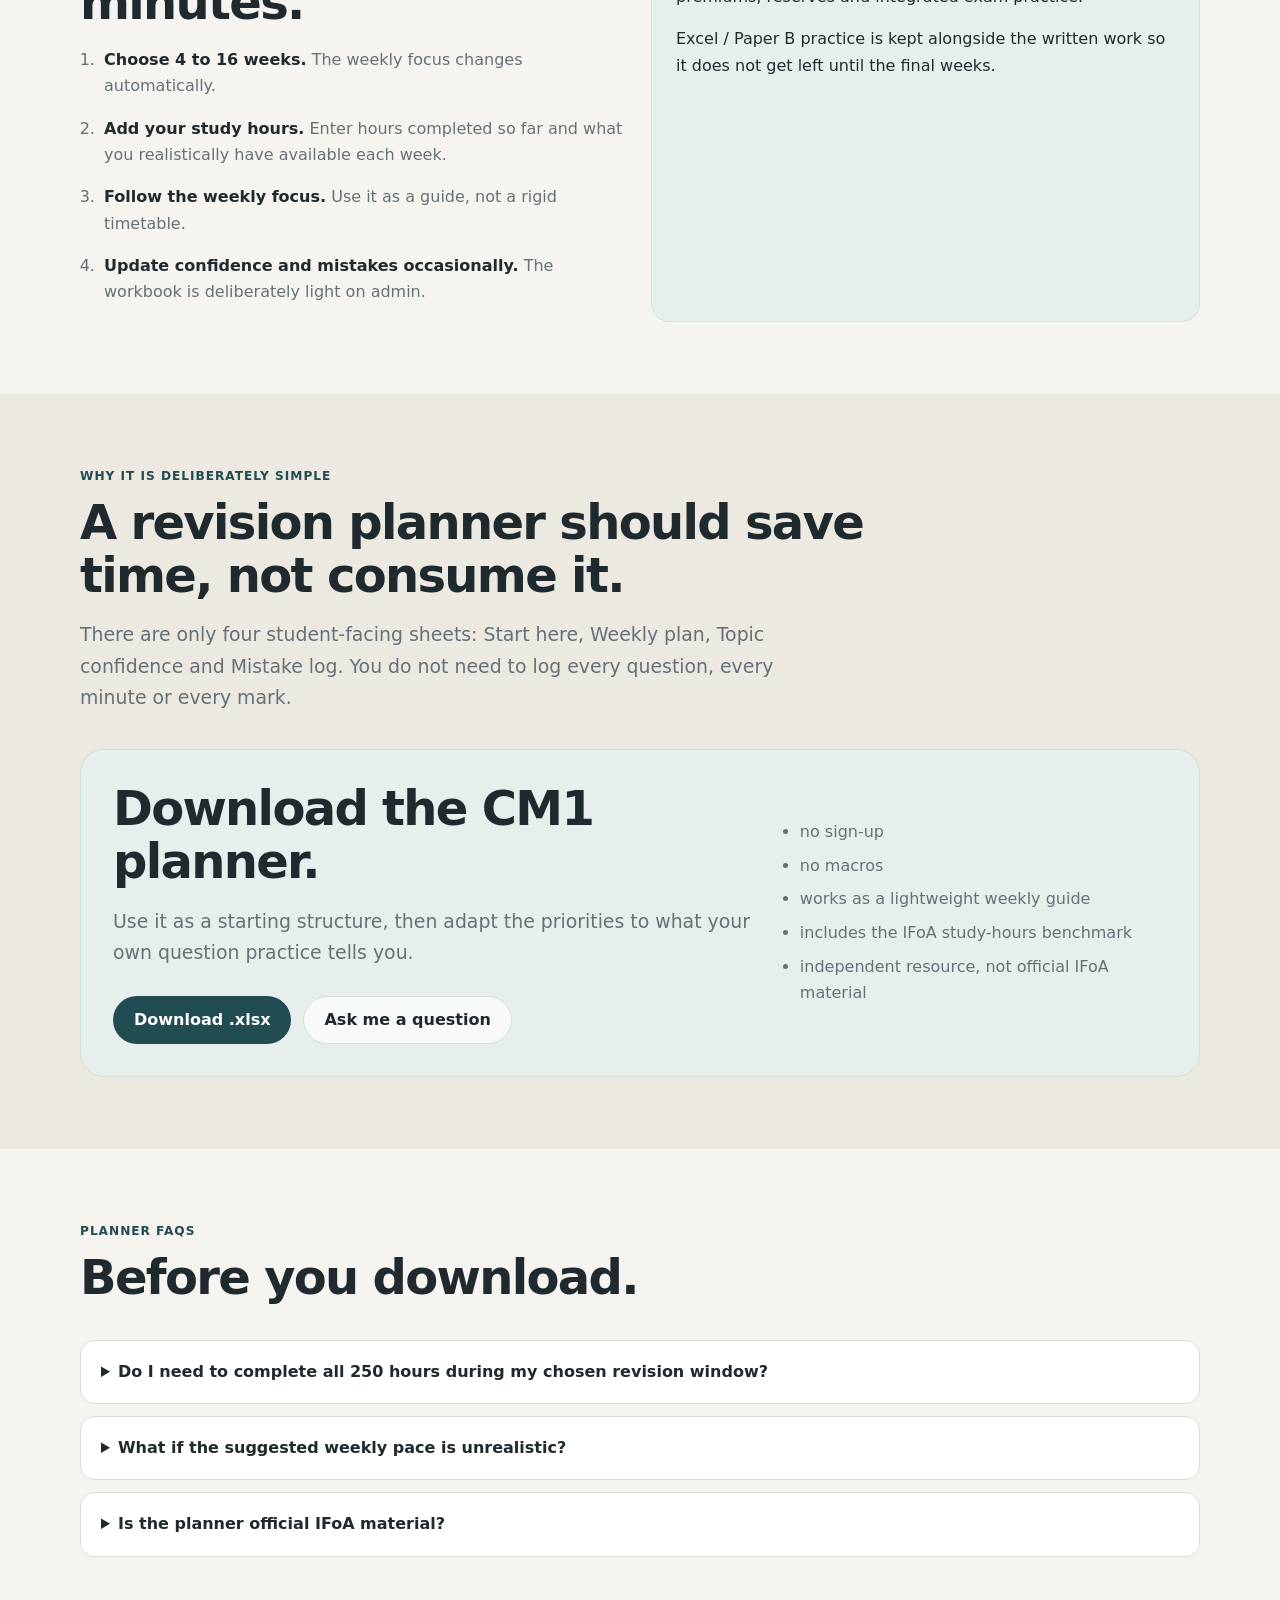
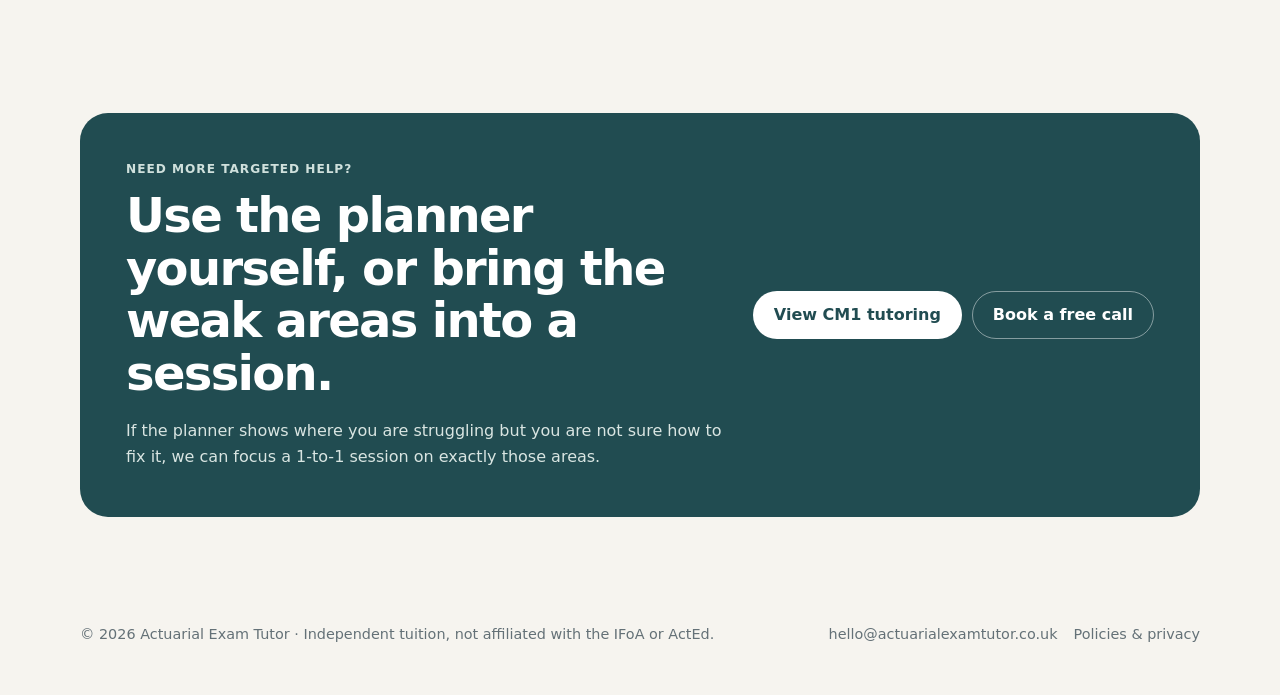
<file: cm1-revision-planner.html>
<!doctype html>
<html lang="en-GB">
<head>
<meta charset="utf-8">
<meta name="viewport" content="width=device-width, initial-scale=1">
<meta name="robots" content="index,follow">
<meta name="theme-color" content="#214c51">
<link rel="icon" href="favicon.ico" sizes="any">
<link rel="icon" type="image/png" sizes="32x32" href="favicon-32x32.png">
<link rel="apple-touch-icon" sizes="180x180" href="apple-touch-icon.png">
<link rel="stylesheet" href="styles.css">
<script src="script.js" defer></script>
<title>Free CM1 Revision Planner | Flexible IFoA Study Plan</title>
<meta name="description" content="Download a free flexible CM1 revision planner. Choose 4 to 16 weeks, track the IFoA 250-hour study benchmark, plan Excel practice and focus your revision.">
<link rel="canonical" href="https://actuarialexamtutor.co.uk/cm1-revision-planner.html">
<meta property="og:type" content="website">
<meta property="og:title" content="Free CM1 Revision Planner | Flexible IFoA Study Plan">
<meta property="og:description" content="Download a free flexible CM1 revision planner. Choose 4 to 16 weeks, track the IFoA 250-hour study benchmark, plan Excel practice and focus your revision.">
<meta property="og:url" content="https://actuarialexamtutor.co.uk/cm1-revision-planner.html">
<meta property="og:site_name" content="Actuarial Exam Tutor">
<meta name="twitter:card" content="summary">
<script type="application/ld+json">{"@context":"https://schema.org","@type":"LearningResource","name":"Free CM1 revision planner","description":"Flexible CM1 study and revision planner for IFoA candidates","learningResourceType":"Study guide","educationalUse":"Revision","isAccessibleForFree":true,"url":"https://actuarialexamtutor.co.uk/cm1-revision-planner.html"}</script>
</head>
<body>
<header class="site-header">
  <div class="container nav">
    <a class="brand" href="index.html">Actuarial Exam Tutor</a>
    <button class="menu-toggle" type="button" aria-expanded="false" aria-controls="primary-navigation">Menu</button>
    <nav class="nav-links" id="primary-navigation" aria-label="Primary navigation">
      <a href="subjects.html" aria-current="page">Subjects</a>
      <a href="about.html">About</a>
      <a href="pricing.html">Pricing</a>
      <a class="btn btn-primary btn-small" href="https://cal.com/ollie-pennock-0rkcsl/free-15-minute-actuarial-tutoring-call" target="_blank" rel="noopener">Free 15-minute call</a>
    </nav>
  </div>
</header>
<main>
<section class="page-hero">
  <div class="container">
    <span class="eyebrow">Free CM1 revision planner</span>
    <h1>Plan your CM1 revision without turning planning into another job.</h1>
    <p class="lede">A simple Excel planner for structuring CM1 revision without spending hours maintaining a spreadsheet.</p>
    <div class="hero-actions"><a class="btn btn-primary" href="CM1-revision-planner.xlsx" download>Download the free CM1 planner</a><a class="btn btn-secondary" href="cm1-tutor.html">View CM1 tutoring</a></div>
    <div class="trust-row"><span>4 to 16 weeks</span><span>No email sign-up</span><span>Excel workbook</span><span>Free</span></div>
  </div>
</section>
<section class="section alt">
  <div class="container">
    <div class="section-head"><div class="kicker">Study-hours benchmark</div><h2>The IFoA recommends 250 study hours for CM1.</h2><p class="lede">That is for the subject overall, not a target that needs to be squeezed into your final few weeks. I found tracking the recommended total useful because it stopped me underestimating how much time a subject or topic really needed.</p></div>
    <div class="grid-3">
      <div class="card"><h3>250 hours overall</h3><p>The planner keeps the official IFoA recommendation visible as a reference point.</p></div>
      <div class="card"><h3>Enter hours already done</h3><p>Add your study hours completed so far rather than pretending every hour still needs to be done.</p></div>
      <div class="card"><h3>See the weekly pace</h3><p>The sheet shows the average weekly pace that would take you to the benchmark over your chosen remaining weeks.</p></div>
    </div>
    <p class="source-note"><a href="https://actuaries.org.uk/curriculum/#recommended-study-hours" target="_blank" rel="noopener">Source: Institute and Faculty of Actuaries recommended study hours</a>.</p>
  </div>
</section>
<section class="section">
  <div class="container grid-2">
    <div><div class="kicker">How it works</div><h2>Set it up in a few minutes.</h2><ol class="number-list"><li><strong>Choose 4 to 16 weeks.</strong> The weekly focus changes automatically.</li><li><strong>Add your study hours.</strong> Enter hours completed so far and what you realistically have available each week.</li><li><strong>Follow the weekly focus.</strong> Use it as a guide, not a rigid timetable.</li><li><strong>Update confidence and mistakes occasionally.</strong> The workbook is deliberately light on admin.</li></ol></div>
    <div class="soft-box"><h3>What the plan covers</h3><p>Interest rates, cashflows, loans, annuities, life contingencies, premiums, reserves and integrated exam practice.</p><p>Excel / Paper B practice is kept alongside the written work so it does not get left until the final weeks.</p></div>
  </div>
</section>
<section class="section alt">
  <div class="container">
    <div class="section-head"><div class="kicker">Why it is deliberately simple</div><h2>A revision planner should save time, not consume it.</h2><p class="lede">There are only four student-facing sheets: Start here, Weekly plan, Topic confidence and Mistake log. You do not need to log every question, every minute or every mark.</p></div>
    <div class="resource-box">
      <div><h2>Download the CM1 planner.</h2><p class="lede">Use it as a starting structure, then adapt the priorities to what your own question practice tells you.</p><div class="hero-actions"><a class="btn btn-primary" href="CM1-revision-planner.xlsx" download>Download .xlsx</a><a class="btn btn-secondary" href="mailto:hello@actuarialexamtutor.co.uk?subject=CM1%20revision%20planner" title="Opens your email app and copies the address">Ask me a question</a></div></div>
      <div><ul class="resource-points"><li>no sign-up</li><li>no macros</li><li>works as a lightweight weekly guide</li><li>includes the IFoA study-hours benchmark</li><li>independent resource, not official IFoA material</li></ul></div>
    </div>
  </div>
</section>
<section class="section"><div class="container faq"><div class="section-head"><div class="kicker">Planner FAQs</div><h2>Before you download.</h2></div><details><summary>Do I need to complete all 250 hours during my chosen revision window?</summary><p>No. The IFoA figure is an overall recommended study time for CM1. Enter the hours you have already completed and treat the remaining figure as context rather than a rigid requirement.</p></details><details><summary>What if the suggested weekly pace is unrealistic?</summary><p>Use that as a warning that you may need to prioritise more aggressively. The planner is there to make the workload visible, not to tell you to force an impossible number of hours into a week.</p></details><details><summary>Is the planner official IFoA material?</summary><p>No. It is an independent planning tool. Always check the current IFoA syllabus and exam guidance for the sitting you are preparing for.</p></details></div></section>
<section class="section"><div class="container"><div class="cta"><div><div class="kicker" style="color:#cfe0dc">Need more targeted help?</div><h2>Use the planner yourself, or bring the weak areas into a session.</h2><p>If the planner shows where you are struggling but you are not sure how to fix it, we can focus a 1-to-1 session on exactly those areas.</p></div><div class="cta-actions"><a class="btn" href="cm1-tutor.html">View CM1 tutoring</a><a class="btn ghost" href="https://cal.com/ollie-pennock-0rkcsl/free-15-minute-actuarial-tutoring-call" target="_blank" rel="noopener">Book a free call</a></div></div></div></section>
</main>
<footer>
  <div class="container">
    <span>© 2026 Actuarial Exam Tutor · Independent tuition, not affiliated with the IFoA or ActEd.</span>
    <span class="footer-links"><a href="mailto:hello@actuarialexamtutor.co.uk" title="Opens your email app and copies the address">hello@actuarialexamtutor.co.uk</a><a href="policies.html">Policies & privacy</a></span>
  </div>
</footer>
  <!-- Cloudflare Web Analytics --><script type='module' src='https://static.cloudflareinsights.com/beacon.min.js' data-cf-beacon='{"token": "cf0be8eadffd494193982fc8e94c1e36"}'></script><!-- End Cloudflare Web Analytics -->
</body>
</html>
</file>
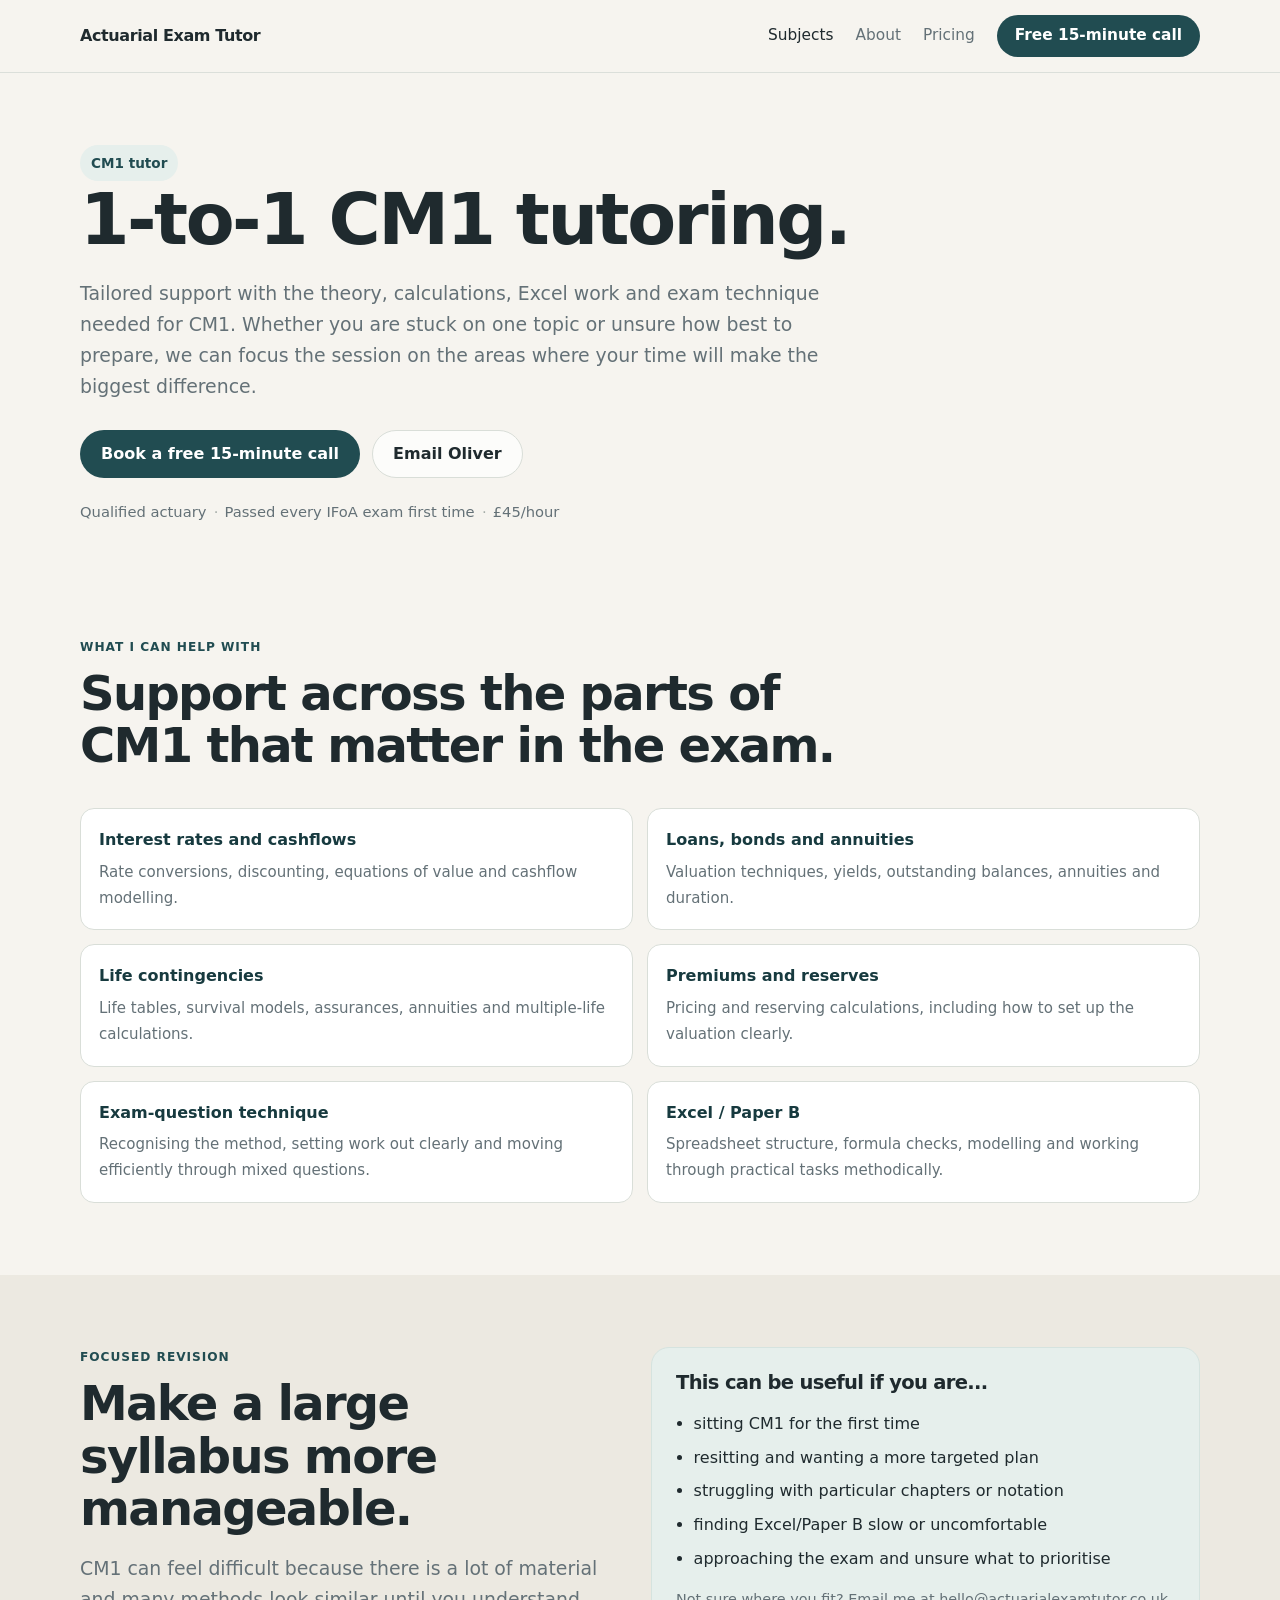
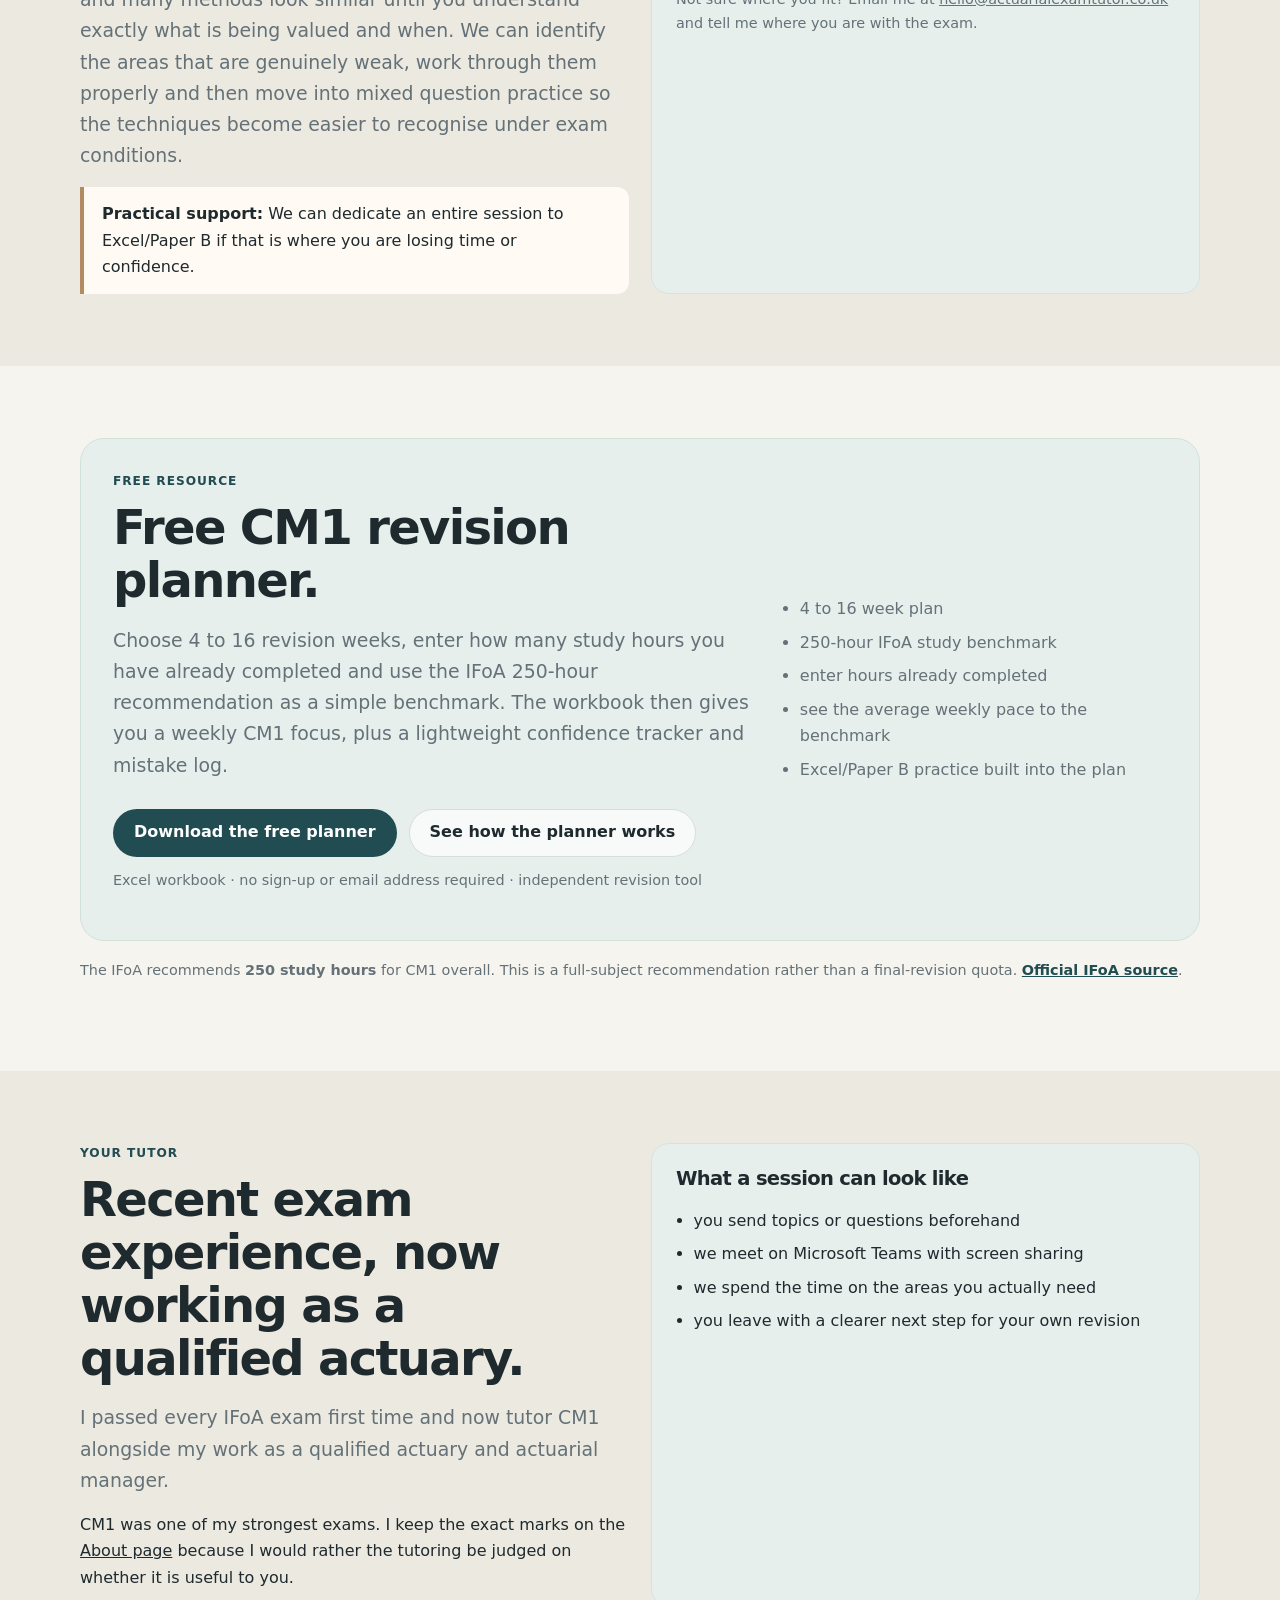
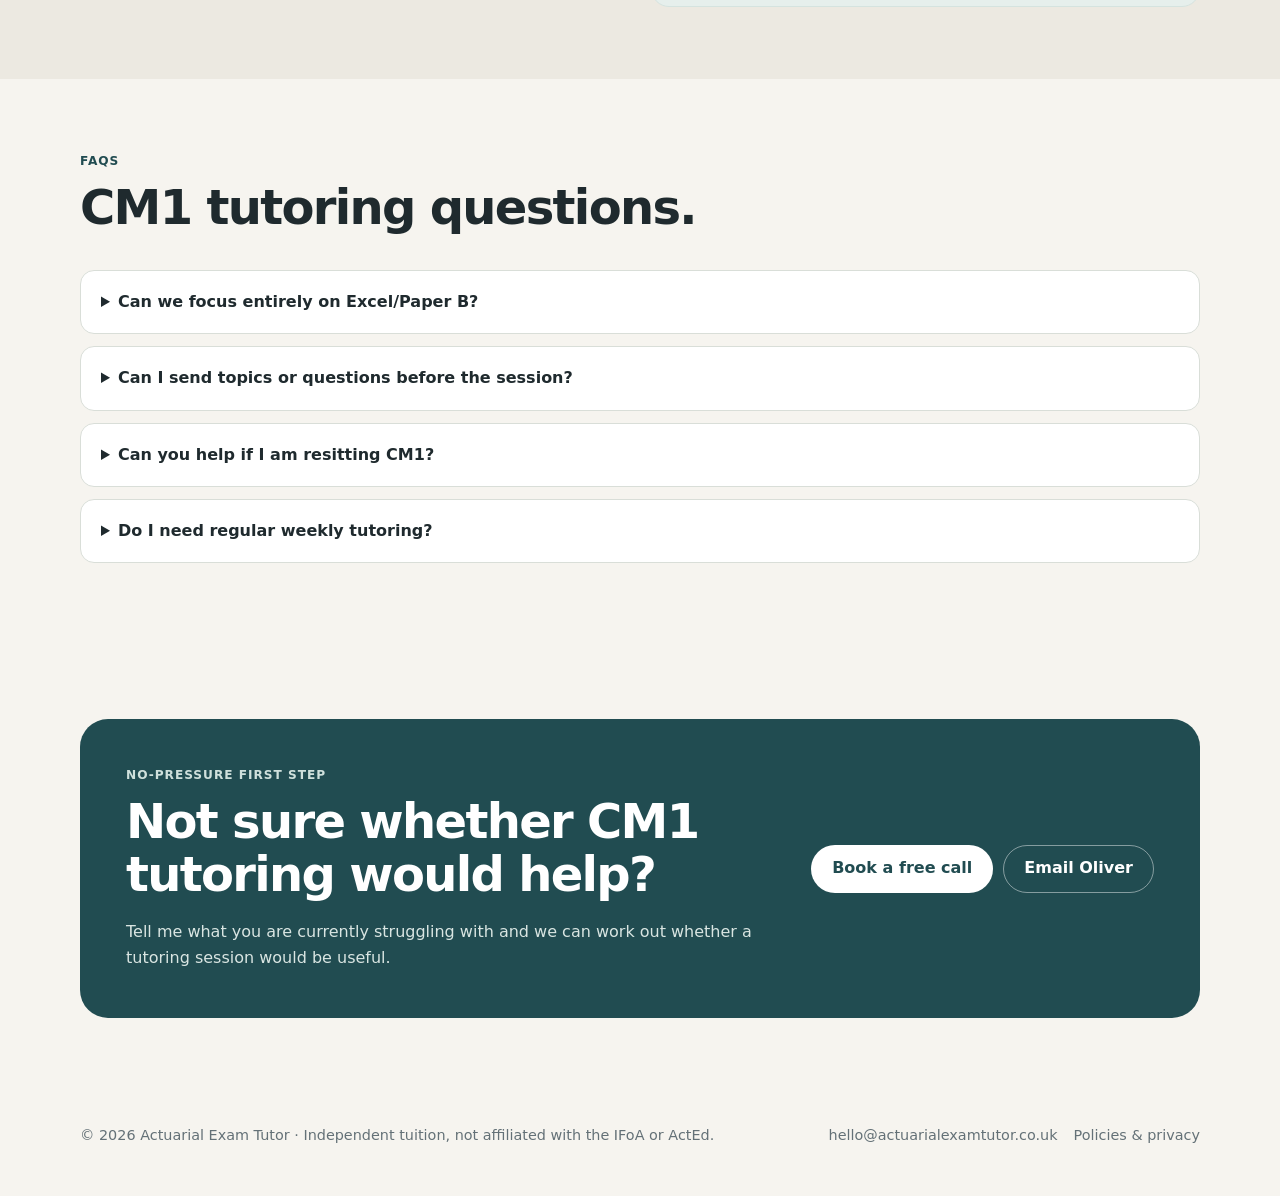
<file: cm1-tutor.html>
<!doctype html>
<html lang="en-GB">
<head>
<meta charset="utf-8">
<meta name="viewport" content="width=device-width, initial-scale=1">
<meta name="robots" content="index,follow">
<meta name="theme-color" content="#214c51">
<link rel="icon" href="favicon.ico" sizes="any">
<link rel="icon" type="image/png" sizes="32x32" href="favicon-32x32.png">
<link rel="apple-touch-icon" sizes="180x180" href="apple-touch-icon.png">
<link rel="stylesheet" href="styles.css">
<script src="script.js" defer></script>
<title>CM1 Tutor | Online IFoA CM1 Tutoring</title>
<meta name="description" content="1-to-1 online CM1 tutoring with a qualified actuary. Support with actuarial mathematics, exam questions, Excel/Paper B and revision planning.">
<link rel="canonical" href="https://actuarialexamtutor.co.uk/cm1-tutor.html">
<meta property="og:type" content="website">
<meta property="og:title" content="CM1 Tutor | Online IFoA CM1 Tutoring">
<meta property="og:description" content="1-to-1 online CM1 tutoring with a qualified actuary. Support with actuarial mathematics, exam questions, Excel/Paper B and revision planning.">
<meta property="og:url" content="https://actuarialexamtutor.co.uk/cm1-tutor.html">
<meta property="og:site_name" content="Actuarial Exam Tutor">
<meta name="twitter:card" content="summary">
<script type="application/ld+json">{"@context":"https://schema.org","@type":"Service","name":"CM1 tutoring","provider":{"@type":"Person","name":"Oliver","jobTitle":"Qualified actuary and actuarial manager"},"serviceType":"Online CM1 IFoA tutoring","url":"https://actuarialexamtutor.co.uk/cm1-tutor.html"}</script>
</head><body>
<header class="site-header">
  <div class="container nav">
    <a class="brand" href="index.html">Actuarial Exam Tutor</a>
    <button class="menu-toggle" type="button" aria-expanded="false" aria-controls="primary-navigation">Menu</button>
    <nav class="nav-links" id="primary-navigation" aria-label="Primary navigation">
      <a href="subjects.html" aria-current="page">Subjects</a>
      <a href="about.html">About</a>
      <a href="pricing.html">Pricing</a>
      <a class="btn btn-primary btn-small" href="https://cal.com/ollie-pennock-0rkcsl/free-15-minute-actuarial-tutoring-call" target="_blank" rel="noopener">Free 15-minute call</a>
    </nav>
  </div>
</header>
<main>
<section class="page-hero">
  <div class="container">
    <span class="eyebrow">CM1 tutor</span>
    <h1>1-to-1 CM1 tutoring.</h1>
    <p class="lede">Tailored support with the theory, calculations, Excel work and exam technique needed for CM1. Whether you are stuck on one topic or unsure how best to prepare, we can focus the session on the areas where your time will make the biggest difference.</p>
    <div class="hero-actions"><a class="btn btn-primary" href="https://cal.com/ollie-pennock-0rkcsl/free-15-minute-actuarial-tutoring-call" target="_blank" rel="noopener">Book a free 15-minute call</a><a class="btn btn-secondary" href="mailto:hello@actuarialexamtutor.co.uk" title="Opens your email app and copies the address">Email Oliver</a></div>
    <div class="trust-row"><span>Qualified actuary</span><span>Passed every IFoA exam first time</span><span>£45/hour</span></div>
  </div>
</section>
<section class="section">
  <div class="container">
    <div class="section-head"><div class="kicker">What I can help with</div><h2>Support across the parts of CM1 that matter in the exam.</h2></div>
    <div class="subject-topics"><div class="topic"><strong>Interest rates and cashflows</strong><span>Rate conversions, discounting, equations of value and cashflow modelling.</span></div><div class="topic"><strong>Loans, bonds and annuities</strong><span>Valuation techniques, yields, outstanding balances, annuities and duration.</span></div><div class="topic"><strong>Life contingencies</strong><span>Life tables, survival models, assurances, annuities and multiple-life calculations.</span></div><div class="topic"><strong>Premiums and reserves</strong><span>Pricing and reserving calculations, including how to set up the valuation clearly.</span></div><div class="topic"><strong>Exam-question technique</strong><span>Recognising the method, setting work out clearly and moving efficiently through mixed questions.</span></div><div class="topic"><strong>Excel / Paper B</strong><span>Spreadsheet structure, formula checks, modelling and working through practical tasks methodically.</span></div></div>
  </div>
</section>
<section class="section alt">
  <div class="container grid-2">
    <div><div class="kicker">Focused revision</div><h2>Make a large syllabus more manageable.</h2><p class="lede">CM1 can feel difficult because there is a lot of material and many methods look similar until you understand exactly what is being valued and when. We can identify the areas that are genuinely weak, work through them properly and then move into mixed question practice so the techniques become easier to recognise under exam conditions.</p><div class="note"><strong>Practical support:</strong> We can dedicate an entire session to Excel/Paper B if that is where you are losing time or confidence.</div></div>
    <div class="soft-box"><h3>This can be useful if you are...</h3><ul class="list-clean"><li>sitting CM1 for the first time</li><li>resitting and wanting a more targeted plan</li><li>struggling with particular chapters or notation</li><li>finding Excel/Paper B slow or uncomfortable</li><li>approaching the exam and unsure what to prioritise</li></ul><p class="small">Not sure where you fit? Email me at <a href="mailto:hello@actuarialexamtutor.co.uk" title="Opens your email app and copies the address">hello@actuarialexamtutor.co.uk</a> and tell me where you are with the exam.</p></div>
  </div>
</section>
<section class="section">
  <div class="container">
    <div class="resource-box">
      <div>
        <div class="kicker">Free resource</div>
        <h2>Free CM1 revision planner.</h2>
        <p class="lede">Choose 4 to 16 revision weeks, enter how many study hours you have already completed and use the IFoA 250-hour recommendation as a simple benchmark. The workbook then gives you a weekly CM1 focus, plus a lightweight confidence tracker and mistake log.</p>
        <div class="hero-actions">
          <a class="btn btn-primary" href="CM1-revision-planner.xlsx" download>Download the free planner</a>
          <a class="btn btn-secondary" href="cm1-revision-planner.html">See how the planner works</a>
        </div>
        <p class="resource-meta">Excel workbook · no sign-up or email address required · independent revision tool</p>
      </div>
      <div><ul class="resource-points"><li>4 to 16 week plan</li><li>250-hour IFoA study benchmark</li><li>enter hours already completed</li><li>see the average weekly pace to the benchmark</li><li>Excel/Paper B practice built into the plan</li></ul></div>
    </div>
    <p class="source-note">The IFoA recommends <strong>250 study hours</strong> for CM1 overall. This is a full-subject recommendation rather than a final-revision quota. <a href="https://actuaries.org.uk/curriculum/#recommended-study-hours" target="_blank" rel="noopener">Official IFoA source</a>.</p>
  </div>
</section>
<section class="section alt">
  <div class="container grid-2">
    <div><div class="kicker">Your tutor</div><h2>Recent exam experience, now working as a qualified actuary.</h2><p class="lede">I passed every IFoA exam first time and now tutor CM1 alongside my work as a qualified actuary and actuarial manager.</p><p>CM1 was one of my strongest exams. I keep the exact marks on the <a href="about.html">About page</a> because I would rather the tutoring be judged on whether it is useful to you.</p></div>
    <div class="soft-box"><h3>What a session can look like</h3><ul class="list-clean"><li>you send topics or questions beforehand</li><li>we meet on Microsoft Teams with screen sharing</li><li>we spend the time on the areas you actually need</li><li>you leave with a clearer next step for your own revision</li></ul></div>
  </div>
</section>
<section class="section"><div class="container faq"><div class="section-head"><div class="kicker">FAQs</div><h2>CM1 tutoring questions.</h2></div><details><summary>Can we focus entirely on Excel/Paper B?</summary><p>Yes. If that is the area you need most help with, the whole session can be practical Excel work.</p></details><details><summary>Can I send topics or questions before the session?</summary><p>Yes. Sending them beforehand means I can structure the session around the exact areas you want to cover.</p></details><details><summary>Can you help if I am resitting CM1?</summary><p>Yes. We can identify weaker areas, change what did not work last time and spend more of your revision time on the things most likely to improve your next sitting.</p></details><details><summary>Do I need regular weekly tutoring?</summary><p>No. You can book one session for a specific problem or use tutoring more regularly if it is useful.</p></details></div></section>
<section class="section">
  <div class="container">
    <div class="cta">
      <div>
        <div class="kicker" style="color:#cfe0dc">No-pressure first step</div>
        <h2>Not sure whether CM1 tutoring would help?</h2>
        <p>Tell me what you are currently struggling with and we can work out whether a tutoring session would be useful.</p>
      </div>
      <div class="cta-actions">
        <a class="btn" href="https://cal.com/ollie-pennock-0rkcsl/free-15-minute-actuarial-tutoring-call" target="_blank" rel="noopener">Book a free call</a>
        <a class="btn ghost" href="mailto:hello@actuarialexamtutor.co.uk" title="Opens your email app and copies the address">Email Oliver</a>
      </div>
    </div>
  </div>
</section>
</main>
<footer>
  <div class="container">
    <span>© 2026 Actuarial Exam Tutor · Independent tuition, not affiliated with the IFoA or ActEd.</span>
    <span class="footer-links"><a href="mailto:hello@actuarialexamtutor.co.uk" title="Opens your email app and copies the address">hello@actuarialexamtutor.co.uk</a><a href="policies.html">Policies & privacy</a></span>
  </div>
</footer>
  <!-- Cloudflare Web Analytics --><script type='module' src='https://static.cloudflareinsights.com/beacon.min.js' data-cf-beacon='{"token": "cf0be8eadffd494193982fc8e94c1e36"}'></script><!-- End Cloudflare Web Analytics -->
</body>
</html>
</file>
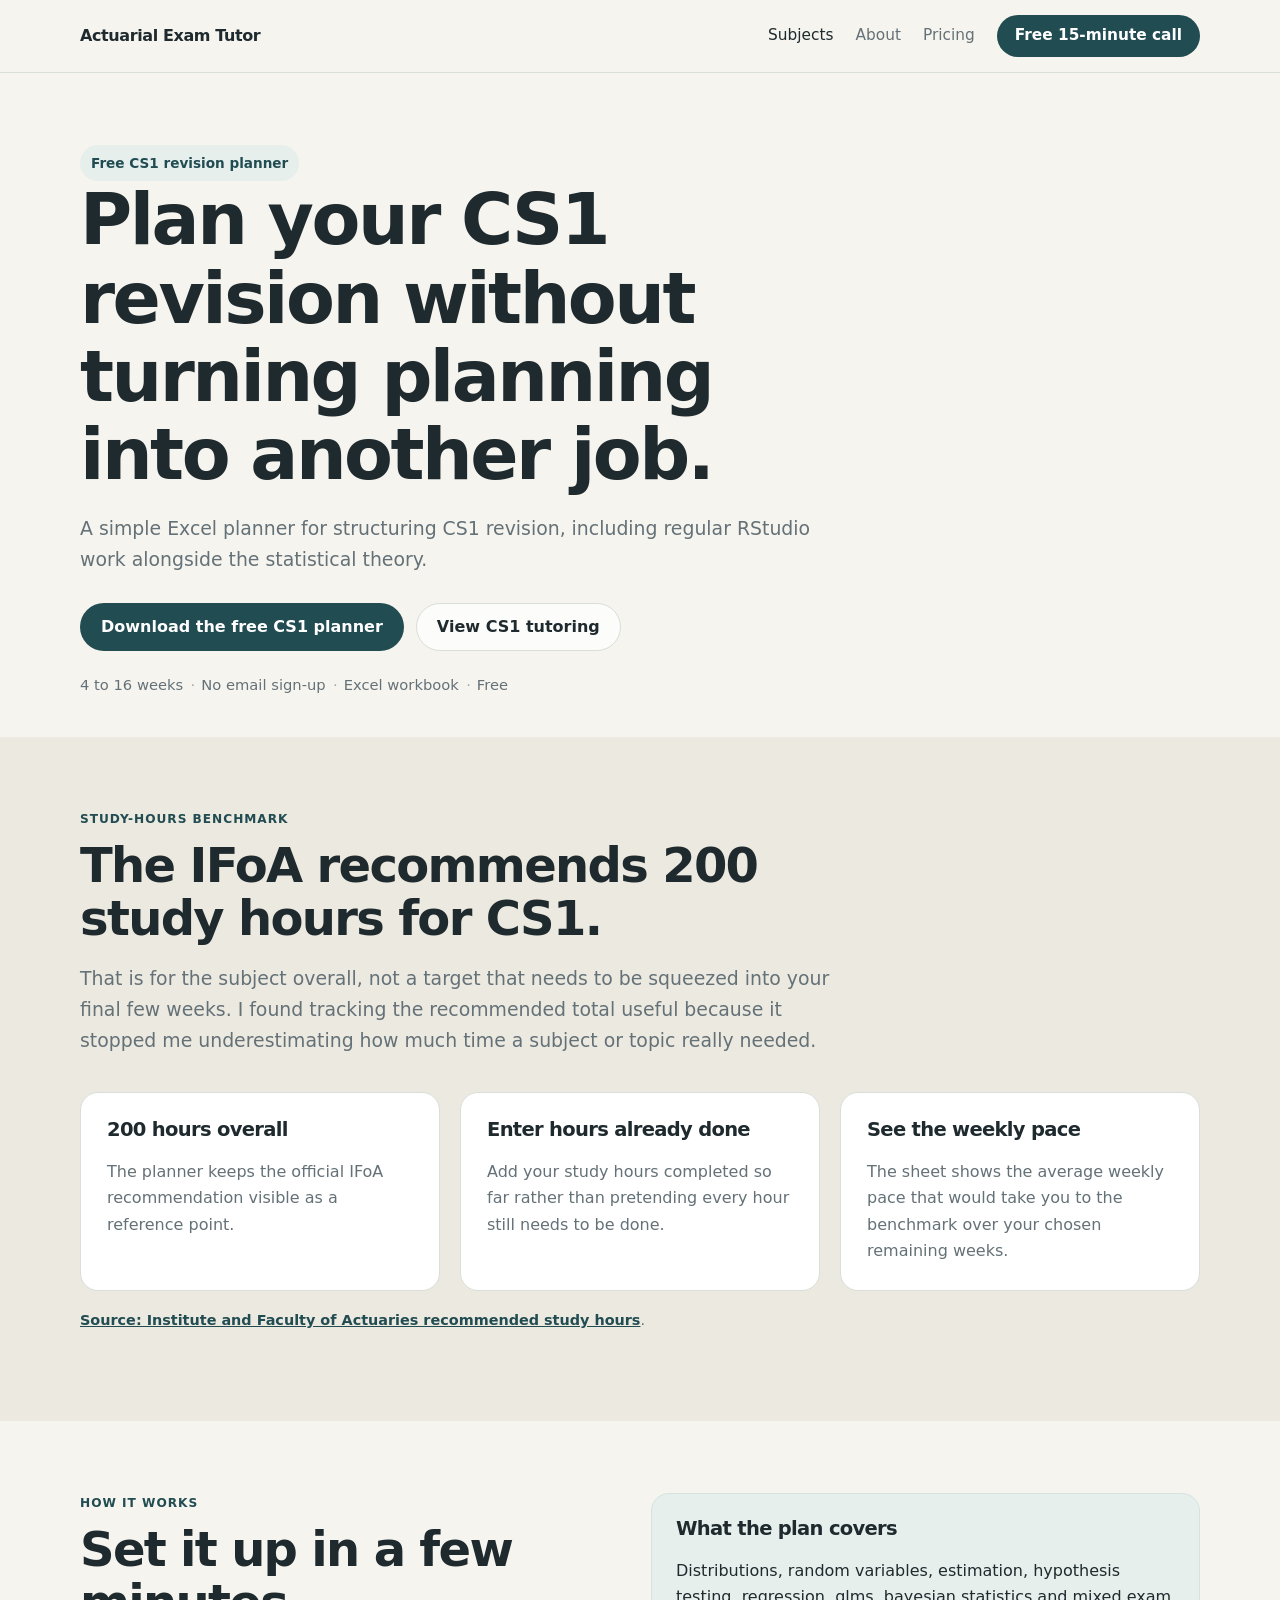
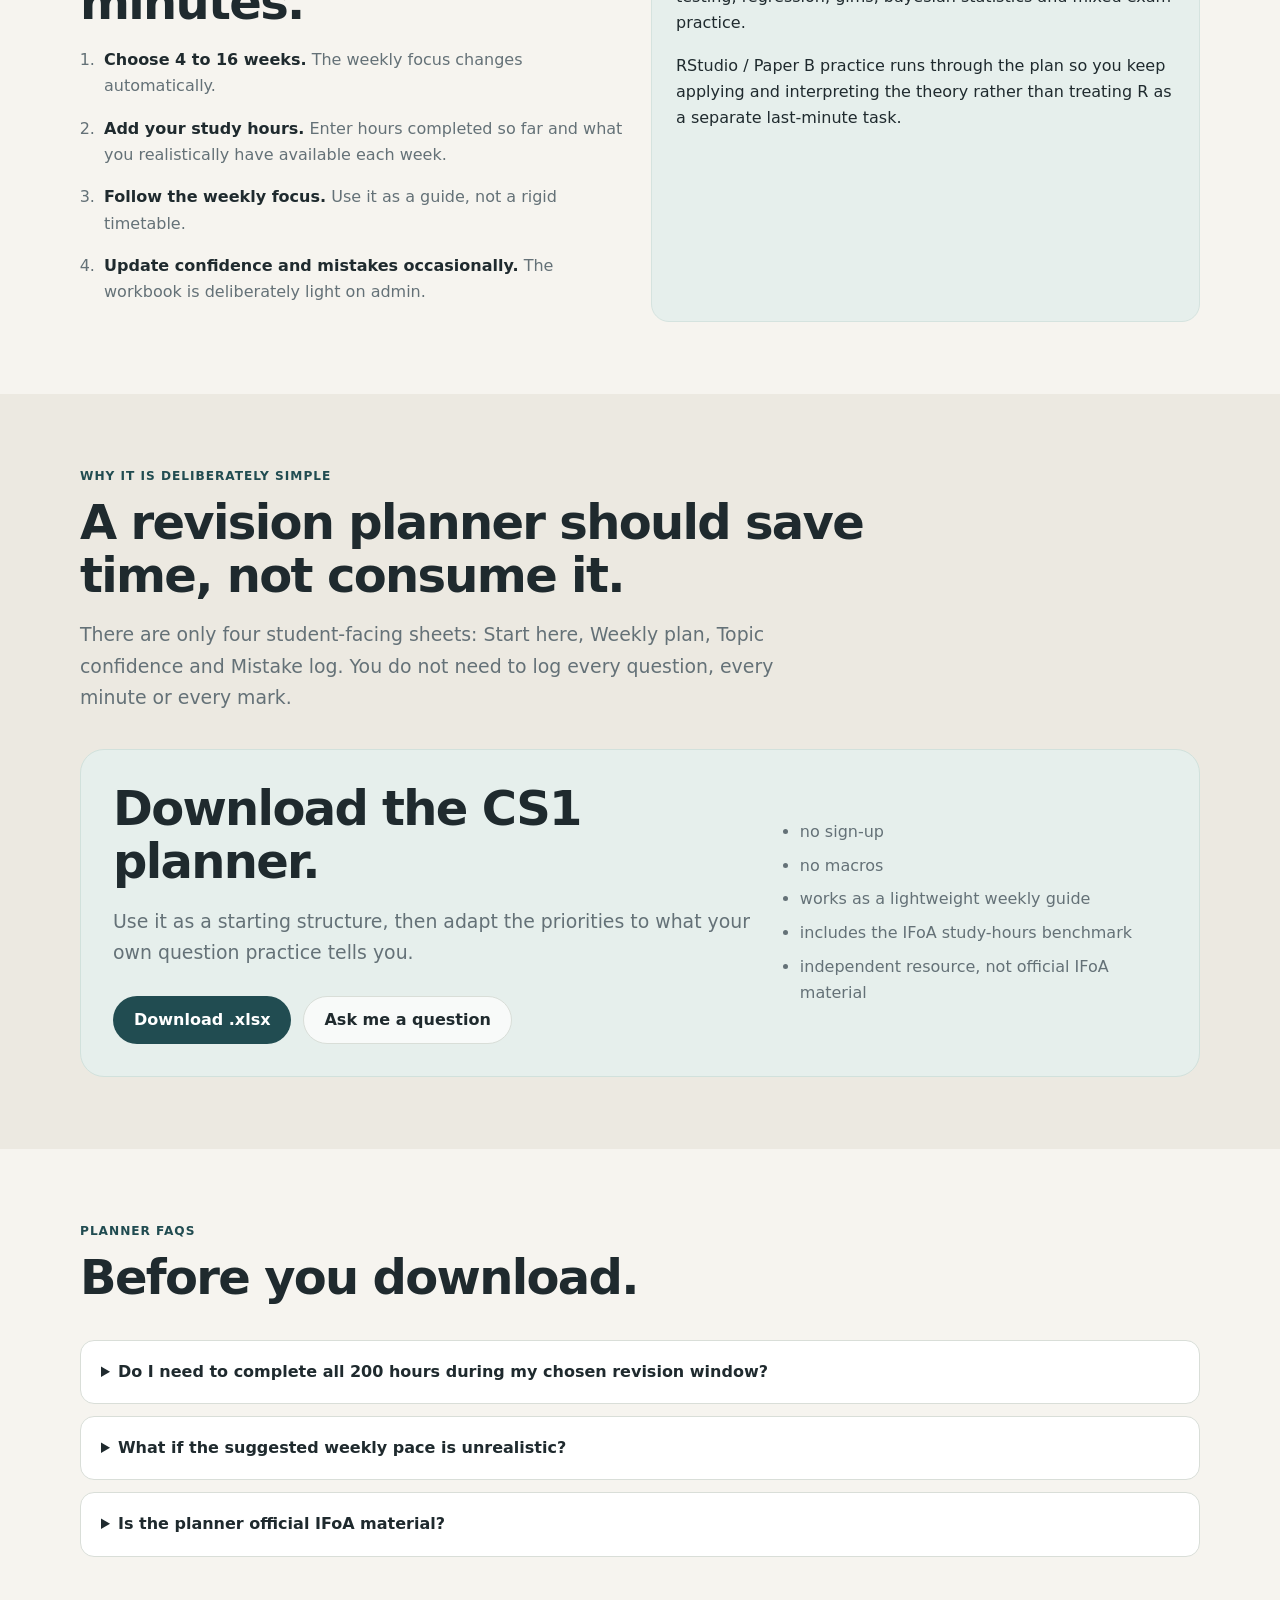
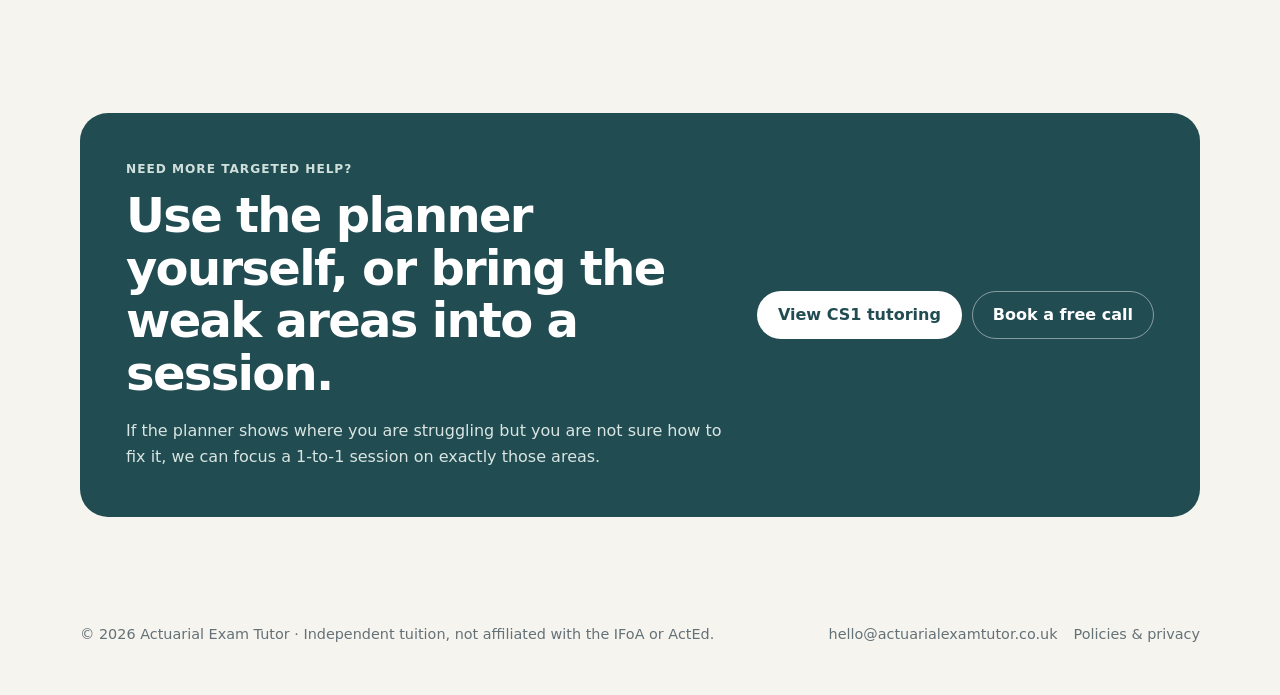
<file: cs1-revision-planner.html>
<!doctype html>
<html lang="en-GB">
<head>
<meta charset="utf-8">
<meta name="viewport" content="width=device-width, initial-scale=1">
<meta name="robots" content="index,follow">
<meta name="theme-color" content="#214c51">
<link rel="icon" href="favicon.ico" sizes="any">
<link rel="icon" type="image/png" sizes="32x32" href="favicon-32x32.png">
<link rel="apple-touch-icon" sizes="180x180" href="apple-touch-icon.png">
<link rel="stylesheet" href="styles.css">
<script src="script.js" defer></script>
<title>Free CS1 Revision Planner | Flexible IFoA Study Plan</title>
<meta name="description" content="Download a free flexible CS1 revision planner. Choose 4 to 16 weeks, track the IFoA 200-hour study benchmark and keep RStudio/Paper B practice consistent.">
<link rel="canonical" href="https://actuarialexamtutor.co.uk/cs1-revision-planner.html">
<meta property="og:type" content="website">
<meta property="og:title" content="Free CS1 Revision Planner | Flexible IFoA Study Plan">
<meta property="og:description" content="Download a free flexible CS1 revision planner. Choose 4 to 16 weeks, track the IFoA 200-hour study benchmark and keep RStudio/Paper B practice consistent.">
<meta property="og:url" content="https://actuarialexamtutor.co.uk/cs1-revision-planner.html">
<meta property="og:site_name" content="Actuarial Exam Tutor">
<meta name="twitter:card" content="summary">
<script type="application/ld+json">{"@context":"https://schema.org","@type":"LearningResource","name":"Free CS1 revision planner","description":"Flexible CS1 study and revision planner for IFoA candidates","learningResourceType":"Study guide","educationalUse":"Revision","isAccessibleForFree":true,"url":"https://actuarialexamtutor.co.uk/cs1-revision-planner.html"}</script>
</head>
<body>
<header class="site-header">
  <div class="container nav">
    <a class="brand" href="index.html">Actuarial Exam Tutor</a>
    <button class="menu-toggle" type="button" aria-expanded="false" aria-controls="primary-navigation">Menu</button>
    <nav class="nav-links" id="primary-navigation" aria-label="Primary navigation">
      <a href="subjects.html" aria-current="page">Subjects</a>
      <a href="about.html">About</a>
      <a href="pricing.html">Pricing</a>
      <a class="btn btn-primary btn-small" href="https://cal.com/ollie-pennock-0rkcsl/free-15-minute-actuarial-tutoring-call" target="_blank" rel="noopener">Free 15-minute call</a>
    </nav>
  </div>
</header>
<main>
<section class="page-hero">
  <div class="container">
    <span class="eyebrow">Free CS1 revision planner</span>
    <h1>Plan your CS1 revision without turning planning into another job.</h1>
    <p class="lede">A simple Excel planner for structuring CS1 revision, including regular RStudio work alongside the statistical theory.</p>
    <div class="hero-actions"><a class="btn btn-primary" href="CS1-revision-planner.xlsx" download>Download the free CS1 planner</a><a class="btn btn-secondary" href="cs1-tutor.html">View CS1 tutoring</a></div>
    <div class="trust-row"><span>4 to 16 weeks</span><span>No email sign-up</span><span>Excel workbook</span><span>Free</span></div>
  </div>
</section>
<section class="section alt">
  <div class="container">
    <div class="section-head"><div class="kicker">Study-hours benchmark</div><h2>The IFoA recommends 200 study hours for CS1.</h2><p class="lede">That is for the subject overall, not a target that needs to be squeezed into your final few weeks. I found tracking the recommended total useful because it stopped me underestimating how much time a subject or topic really needed.</p></div>
    <div class="grid-3">
      <div class="card"><h3>200 hours overall</h3><p>The planner keeps the official IFoA recommendation visible as a reference point.</p></div>
      <div class="card"><h3>Enter hours already done</h3><p>Add your study hours completed so far rather than pretending every hour still needs to be done.</p></div>
      <div class="card"><h3>See the weekly pace</h3><p>The sheet shows the average weekly pace that would take you to the benchmark over your chosen remaining weeks.</p></div>
    </div>
    <p class="source-note"><a href="https://actuaries.org.uk/curriculum/#recommended-study-hours" target="_blank" rel="noopener">Source: Institute and Faculty of Actuaries recommended study hours</a>.</p>
  </div>
</section>
<section class="section">
  <div class="container grid-2">
    <div><div class="kicker">How it works</div><h2>Set it up in a few minutes.</h2><ol class="number-list"><li><strong>Choose 4 to 16 weeks.</strong> The weekly focus changes automatically.</li><li><strong>Add your study hours.</strong> Enter hours completed so far and what you realistically have available each week.</li><li><strong>Follow the weekly focus.</strong> Use it as a guide, not a rigid timetable.</li><li><strong>Update confidence and mistakes occasionally.</strong> The workbook is deliberately light on admin.</li></ol></div>
    <div class="soft-box"><h3>What the plan covers</h3><p>Distributions, random variables, estimation, hypothesis testing, regression, glms, bayesian statistics and mixed exam practice.</p><p>RStudio / Paper B practice runs through the plan so you keep applying and interpreting the theory rather than treating R as a separate last-minute task.</p></div>
  </div>
</section>
<section class="section alt">
  <div class="container">
    <div class="section-head"><div class="kicker">Why it is deliberately simple</div><h2>A revision planner should save time, not consume it.</h2><p class="lede">There are only four student-facing sheets: Start here, Weekly plan, Topic confidence and Mistake log. You do not need to log every question, every minute or every mark.</p></div>
    <div class="resource-box">
      <div><h2>Download the CS1 planner.</h2><p class="lede">Use it as a starting structure, then adapt the priorities to what your own question practice tells you.</p><div class="hero-actions"><a class="btn btn-primary" href="CS1-revision-planner.xlsx" download>Download .xlsx</a><a class="btn btn-secondary" href="mailto:hello@actuarialexamtutor.co.uk?subject=CS1%20revision%20planner" title="Opens your email app and copies the address">Ask me a question</a></div></div>
      <div><ul class="resource-points"><li>no sign-up</li><li>no macros</li><li>works as a lightweight weekly guide</li><li>includes the IFoA study-hours benchmark</li><li>independent resource, not official IFoA material</li></ul></div>
    </div>
  </div>
</section>
<section class="section"><div class="container faq"><div class="section-head"><div class="kicker">Planner FAQs</div><h2>Before you download.</h2></div><details><summary>Do I need to complete all 200 hours during my chosen revision window?</summary><p>No. The IFoA figure is an overall recommended study time for CS1. Enter the hours you have already completed and treat the remaining figure as context rather than a rigid requirement.</p></details><details><summary>What if the suggested weekly pace is unrealistic?</summary><p>Use that as a warning that you may need to prioritise more aggressively. The planner is there to make the workload visible, not to tell you to force an impossible number of hours into a week.</p></details><details><summary>Is the planner official IFoA material?</summary><p>No. It is an independent planning tool. Always check the current IFoA syllabus and exam guidance for the sitting you are preparing for.</p></details></div></section>
<section class="section"><div class="container"><div class="cta"><div><div class="kicker" style="color:#cfe0dc">Need more targeted help?</div><h2>Use the planner yourself, or bring the weak areas into a session.</h2><p>If the planner shows where you are struggling but you are not sure how to fix it, we can focus a 1-to-1 session on exactly those areas.</p></div><div class="cta-actions"><a class="btn" href="cs1-tutor.html">View CS1 tutoring</a><a class="btn ghost" href="https://cal.com/ollie-pennock-0rkcsl/free-15-minute-actuarial-tutoring-call" target="_blank" rel="noopener">Book a free call</a></div></div></div></section>
</main>
<footer>
  <div class="container">
    <span>© 2026 Actuarial Exam Tutor · Independent tuition, not affiliated with the IFoA or ActEd.</span>
    <span class="footer-links"><a href="mailto:hello@actuarialexamtutor.co.uk" title="Opens your email app and copies the address">hello@actuarialexamtutor.co.uk</a><a href="policies.html">Policies & privacy</a></span>
  </div>
</footer>
  <!-- Cloudflare Web Analytics --><script type='module' src='https://static.cloudflareinsights.com/beacon.min.js' data-cf-beacon='{"token": "cf0be8eadffd494193982fc8e94c1e36"}'></script><!-- End Cloudflare Web Analytics -->
</body>
</html>
</file>
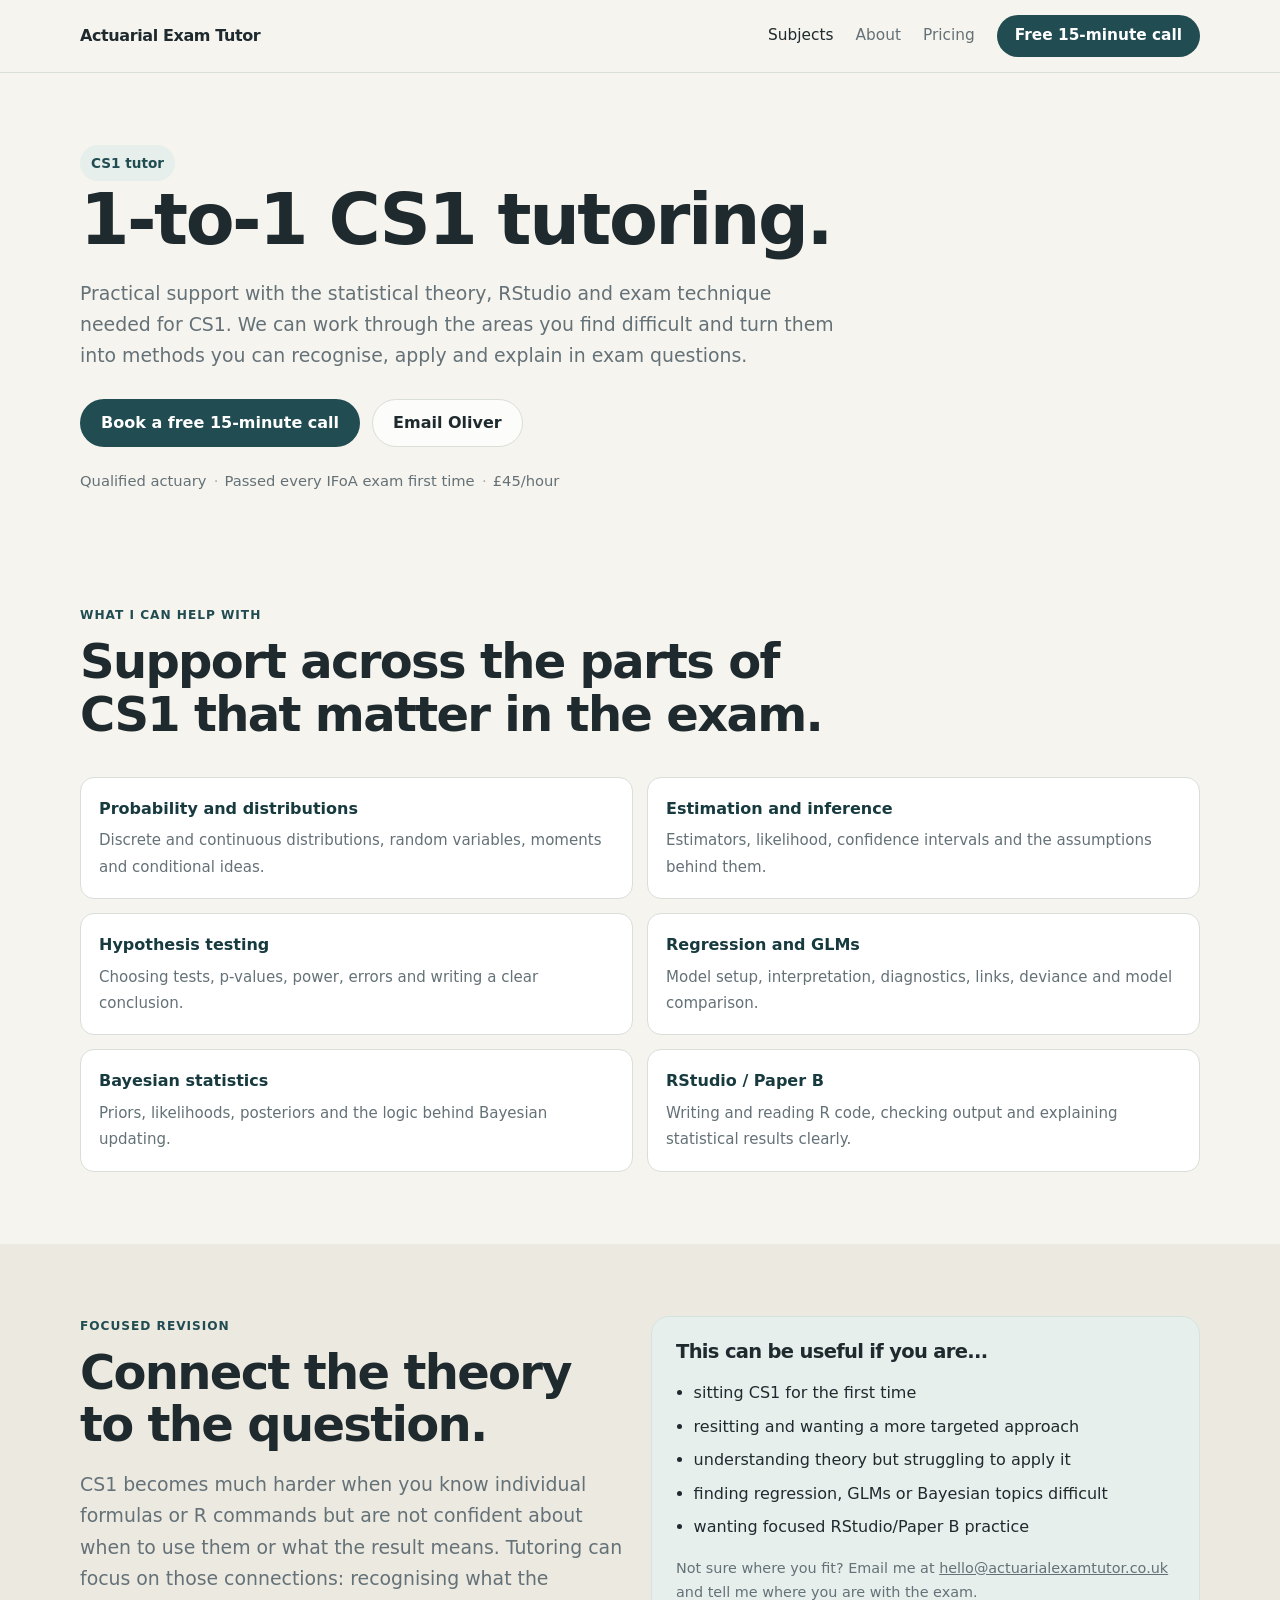
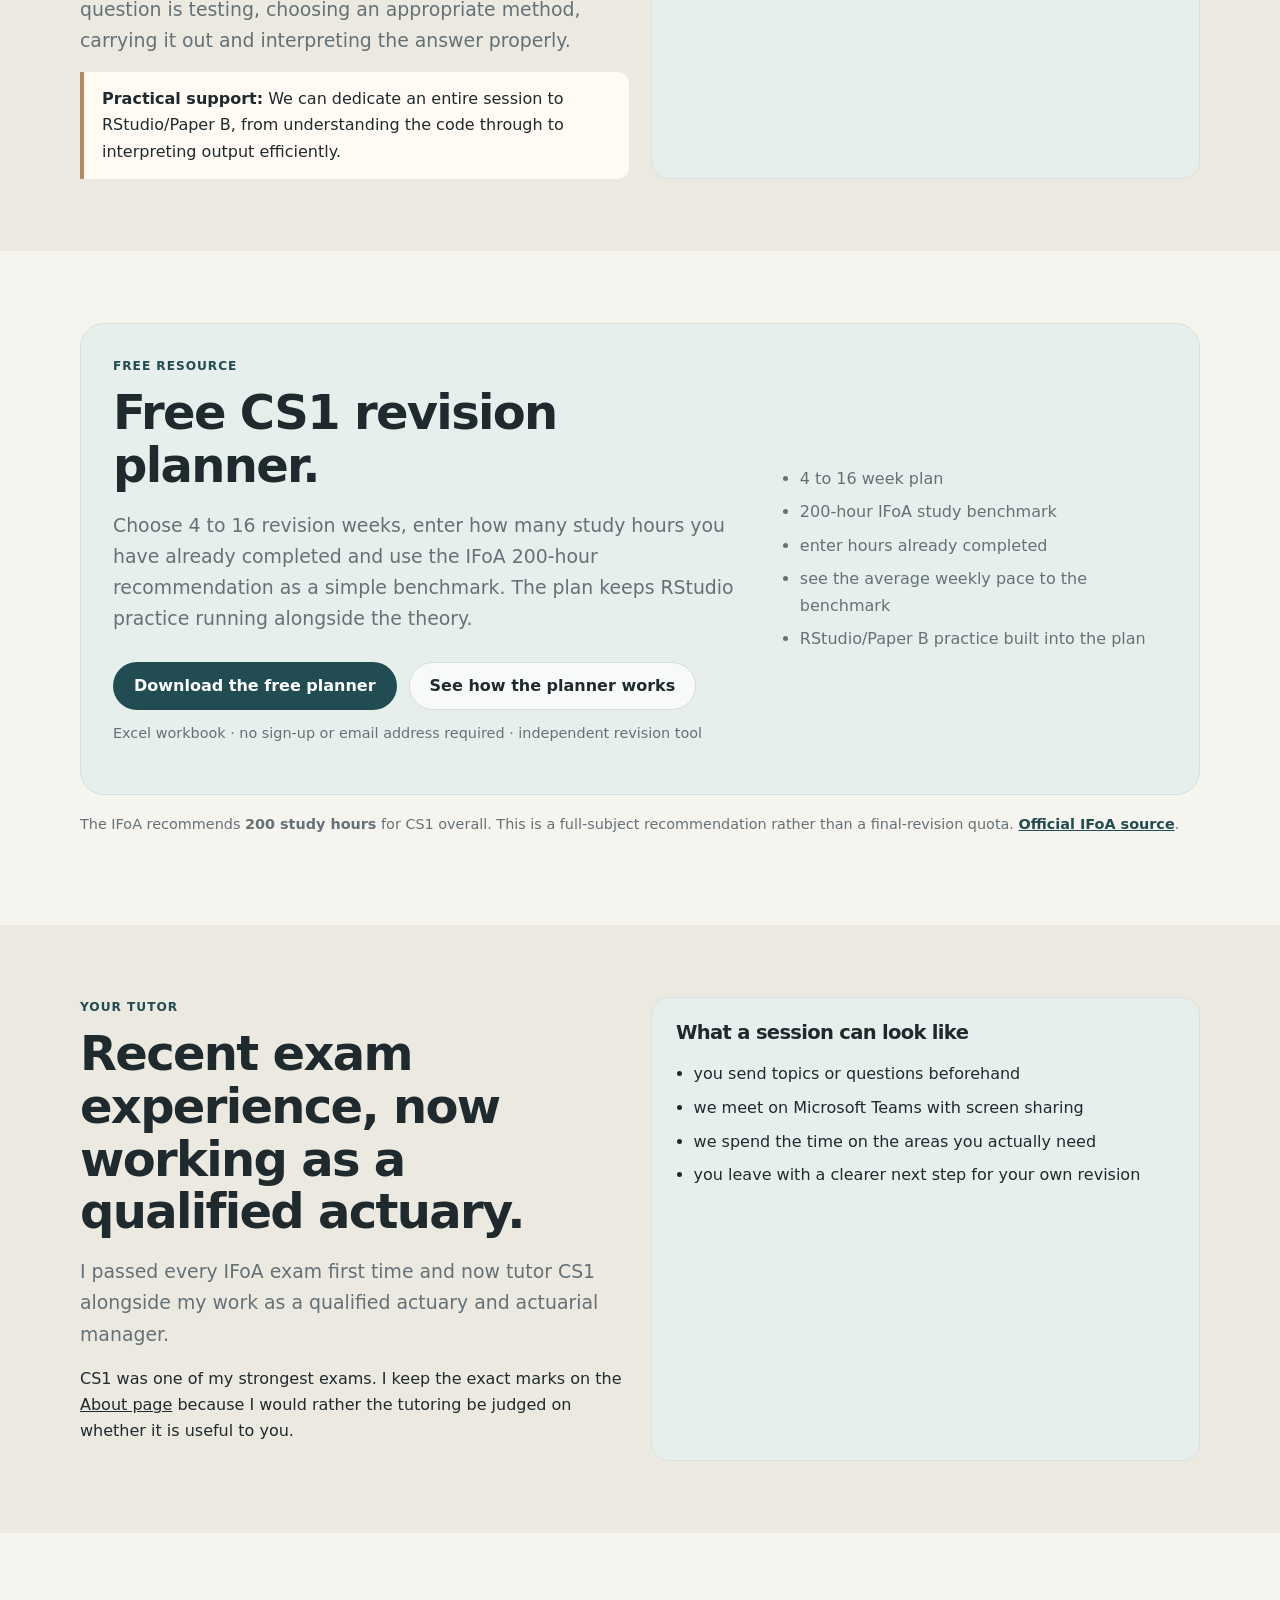
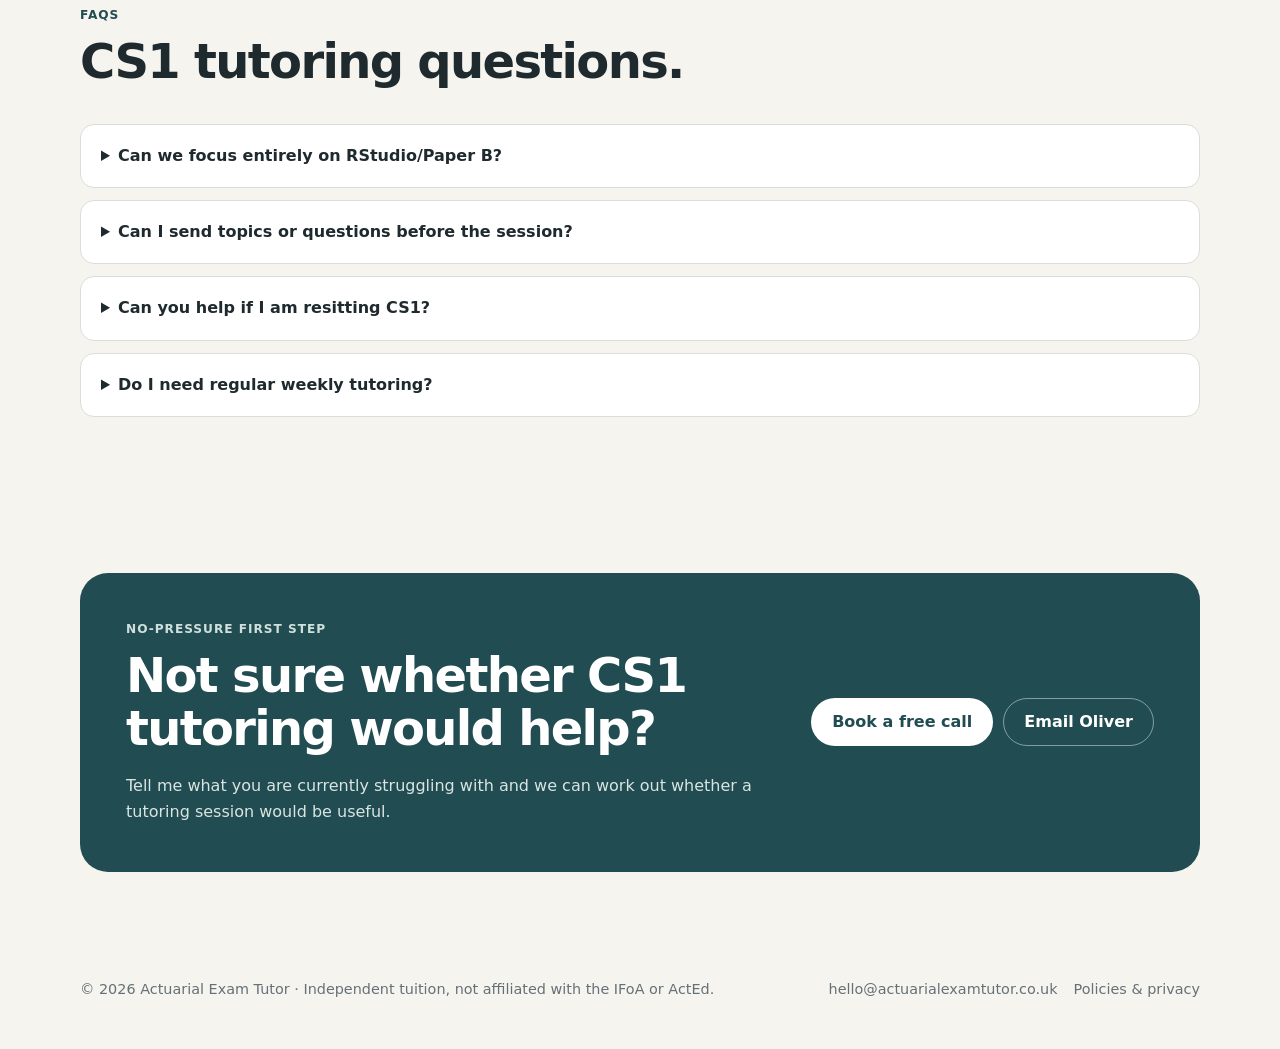
<file: cs1-tutor.html>
<!doctype html>
<html lang="en-GB">
<head>
<meta charset="utf-8">
<meta name="viewport" content="width=device-width, initial-scale=1">
<meta name="robots" content="index,follow">
<meta name="theme-color" content="#214c51">
<link rel="icon" href="favicon.ico" sizes="any">
<link rel="icon" type="image/png" sizes="32x32" href="favicon-32x32.png">
<link rel="apple-touch-icon" sizes="180x180" href="apple-touch-icon.png">
<link rel="stylesheet" href="styles.css">
<script src="script.js" defer></script>
<title>CS1 Tutor | Online IFoA CS1 Tutoring</title>
<meta name="description" content="1-to-1 online CS1 tutoring with a qualified actuary. Support with statistics, RStudio/Paper B, exam questions and revision planning.">
<link rel="canonical" href="https://actuarialexamtutor.co.uk/cs1-tutor.html">
<meta property="og:type" content="website">
<meta property="og:title" content="CS1 Tutor | Online IFoA CS1 Tutoring">
<meta property="og:description" content="1-to-1 online CS1 tutoring with a qualified actuary. Support with statistics, RStudio/Paper B, exam questions and revision planning.">
<meta property="og:url" content="https://actuarialexamtutor.co.uk/cs1-tutor.html">
<meta property="og:site_name" content="Actuarial Exam Tutor">
<meta name="twitter:card" content="summary">
<script type="application/ld+json">{"@context":"https://schema.org","@type":"Service","name":"CS1 tutoring","provider":{"@type":"Person","name":"Oliver","jobTitle":"Qualified actuary and actuarial manager"},"serviceType":"Online CS1 IFoA tutoring","url":"https://actuarialexamtutor.co.uk/cs1-tutor.html"}</script>
</head><body>
<header class="site-header">
  <div class="container nav">
    <a class="brand" href="index.html">Actuarial Exam Tutor</a>
    <button class="menu-toggle" type="button" aria-expanded="false" aria-controls="primary-navigation">Menu</button>
    <nav class="nav-links" id="primary-navigation" aria-label="Primary navigation">
      <a href="subjects.html" aria-current="page">Subjects</a>
      <a href="about.html">About</a>
      <a href="pricing.html">Pricing</a>
      <a class="btn btn-primary btn-small" href="https://cal.com/ollie-pennock-0rkcsl/free-15-minute-actuarial-tutoring-call" target="_blank" rel="noopener">Free 15-minute call</a>
    </nav>
  </div>
</header>
<main>
<section class="page-hero">
  <div class="container">
    <span class="eyebrow">CS1 tutor</span>
    <h1>1-to-1 CS1 tutoring.</h1>
    <p class="lede">Practical support with the statistical theory, RStudio and exam technique needed for CS1. We can work through the areas you find difficult and turn them into methods you can recognise, apply and explain in exam questions.</p>
    <div class="hero-actions"><a class="btn btn-primary" href="https://cal.com/ollie-pennock-0rkcsl/free-15-minute-actuarial-tutoring-call" target="_blank" rel="noopener">Book a free 15-minute call</a><a class="btn btn-secondary" href="mailto:hello@actuarialexamtutor.co.uk" title="Opens your email app and copies the address">Email Oliver</a></div>
    <div class="trust-row"><span>Qualified actuary</span><span>Passed every IFoA exam first time</span><span>£45/hour</span></div>
  </div>
</section>
<section class="section">
  <div class="container">
    <div class="section-head"><div class="kicker">What I can help with</div><h2>Support across the parts of CS1 that matter in the exam.</h2></div>
    <div class="subject-topics"><div class="topic"><strong>Probability and distributions</strong><span>Discrete and continuous distributions, random variables, moments and conditional ideas.</span></div><div class="topic"><strong>Estimation and inference</strong><span>Estimators, likelihood, confidence intervals and the assumptions behind them.</span></div><div class="topic"><strong>Hypothesis testing</strong><span>Choosing tests, p-values, power, errors and writing a clear conclusion.</span></div><div class="topic"><strong>Regression and GLMs</strong><span>Model setup, interpretation, diagnostics, links, deviance and model comparison.</span></div><div class="topic"><strong>Bayesian statistics</strong><span>Priors, likelihoods, posteriors and the logic behind Bayesian updating.</span></div><div class="topic"><strong>RStudio / Paper B</strong><span>Writing and reading R code, checking output and explaining statistical results clearly.</span></div></div>
  </div>
</section>
<section class="section alt">
  <div class="container grid-2">
    <div><div class="kicker">Focused revision</div><h2>Connect the theory to the question.</h2><p class="lede">CS1 becomes much harder when you know individual formulas or R commands but are not confident about when to use them or what the result means. Tutoring can focus on those connections: recognising what the question is testing, choosing an appropriate method, carrying it out and interpreting the answer properly.</p><div class="note"><strong>Practical support:</strong> We can dedicate an entire session to RStudio/Paper B, from understanding the code through to interpreting output efficiently.</div></div>
    <div class="soft-box"><h3>This can be useful if you are...</h3><ul class="list-clean"><li>sitting CS1 for the first time</li><li>resitting and wanting a more targeted approach</li><li>understanding theory but struggling to apply it</li><li>finding regression, GLMs or Bayesian topics difficult</li><li>wanting focused RStudio/Paper B practice</li></ul><p class="small">Not sure where you fit? Email me at <a href="mailto:hello@actuarialexamtutor.co.uk" title="Opens your email app and copies the address">hello@actuarialexamtutor.co.uk</a> and tell me where you are with the exam.</p></div>
  </div>
</section>
<section class="section">
  <div class="container">
    <div class="resource-box">
      <div>
        <div class="kicker">Free resource</div>
        <h2>Free CS1 revision planner.</h2>
        <p class="lede">Choose 4 to 16 revision weeks, enter how many study hours you have already completed and use the IFoA 200-hour recommendation as a simple benchmark. The plan keeps RStudio practice running alongside the theory.</p>
        <div class="hero-actions">
          <a class="btn btn-primary" href="CS1-revision-planner.xlsx" download>Download the free planner</a>
          <a class="btn btn-secondary" href="cs1-revision-planner.html">See how the planner works</a>
        </div>
        <p class="resource-meta">Excel workbook · no sign-up or email address required · independent revision tool</p>
      </div>
      <div><ul class="resource-points"><li>4 to 16 week plan</li><li>200-hour IFoA study benchmark</li><li>enter hours already completed</li><li>see the average weekly pace to the benchmark</li><li>RStudio/Paper B practice built into the plan</li></ul></div>
    </div>
    <p class="source-note">The IFoA recommends <strong>200 study hours</strong> for CS1 overall. This is a full-subject recommendation rather than a final-revision quota. <a href="https://actuaries.org.uk/curriculum/#recommended-study-hours" target="_blank" rel="noopener">Official IFoA source</a>.</p>
  </div>
</section>
<section class="section alt">
  <div class="container grid-2">
    <div><div class="kicker">Your tutor</div><h2>Recent exam experience, now working as a qualified actuary.</h2><p class="lede">I passed every IFoA exam first time and now tutor CS1 alongside my work as a qualified actuary and actuarial manager.</p><p>CS1 was one of my strongest exams. I keep the exact marks on the <a href="about.html">About page</a> because I would rather the tutoring be judged on whether it is useful to you.</p></div>
    <div class="soft-box"><h3>What a session can look like</h3><ul class="list-clean"><li>you send topics or questions beforehand</li><li>we meet on Microsoft Teams with screen sharing</li><li>we spend the time on the areas you actually need</li><li>you leave with a clearer next step for your own revision</li></ul></div>
  </div>
</section>
<section class="section"><div class="container faq"><div class="section-head"><div class="kicker">FAQs</div><h2>CS1 tutoring questions.</h2></div><details><summary>Can we focus entirely on RStudio/Paper B?</summary><p>Yes. We can spend the whole session on practical RStudio work if that is where you need the most help.</p></details><details><summary>Can I send topics or questions before the session?</summary><p>Yes. Sending them beforehand helps me prepare around the exact areas you want to cover.</p></details><details><summary>Can you help if I am resitting CS1?</summary><p>Yes. We can work out where marks were being lost and build a more targeted mix of theory, questions and RStudio practice.</p></details><details><summary>Do I need regular weekly tutoring?</summary><p>No. One-off sessions are completely fine, as are more regular sessions if they help.</p></details></div></section>
<section class="section">
  <div class="container">
    <div class="cta">
      <div>
        <div class="kicker" style="color:#cfe0dc">No-pressure first step</div>
        <h2>Not sure whether CS1 tutoring would help?</h2>
        <p>Tell me what you are currently struggling with and we can work out whether a tutoring session would be useful.</p>
      </div>
      <div class="cta-actions">
        <a class="btn" href="https://cal.com/ollie-pennock-0rkcsl/free-15-minute-actuarial-tutoring-call" target="_blank" rel="noopener">Book a free call</a>
        <a class="btn ghost" href="mailto:hello@actuarialexamtutor.co.uk" title="Opens your email app and copies the address">Email Oliver</a>
      </div>
    </div>
  </div>
</section>
</main>
<footer>
  <div class="container">
    <span>© 2026 Actuarial Exam Tutor · Independent tuition, not affiliated with the IFoA or ActEd.</span>
    <span class="footer-links"><a href="mailto:hello@actuarialexamtutor.co.uk" title="Opens your email app and copies the address">hello@actuarialexamtutor.co.uk</a><a href="policies.html">Policies & privacy</a></span>
  </div>
</footer>
  <!-- Cloudflare Web Analytics --><script type='module' src='https://static.cloudflareinsights.com/beacon.min.js' data-cf-beacon='{"token": "cf0be8eadffd494193982fc8e94c1e36"}'></script><!-- End Cloudflare Web Analytics -->
</body>
</html>
</file>
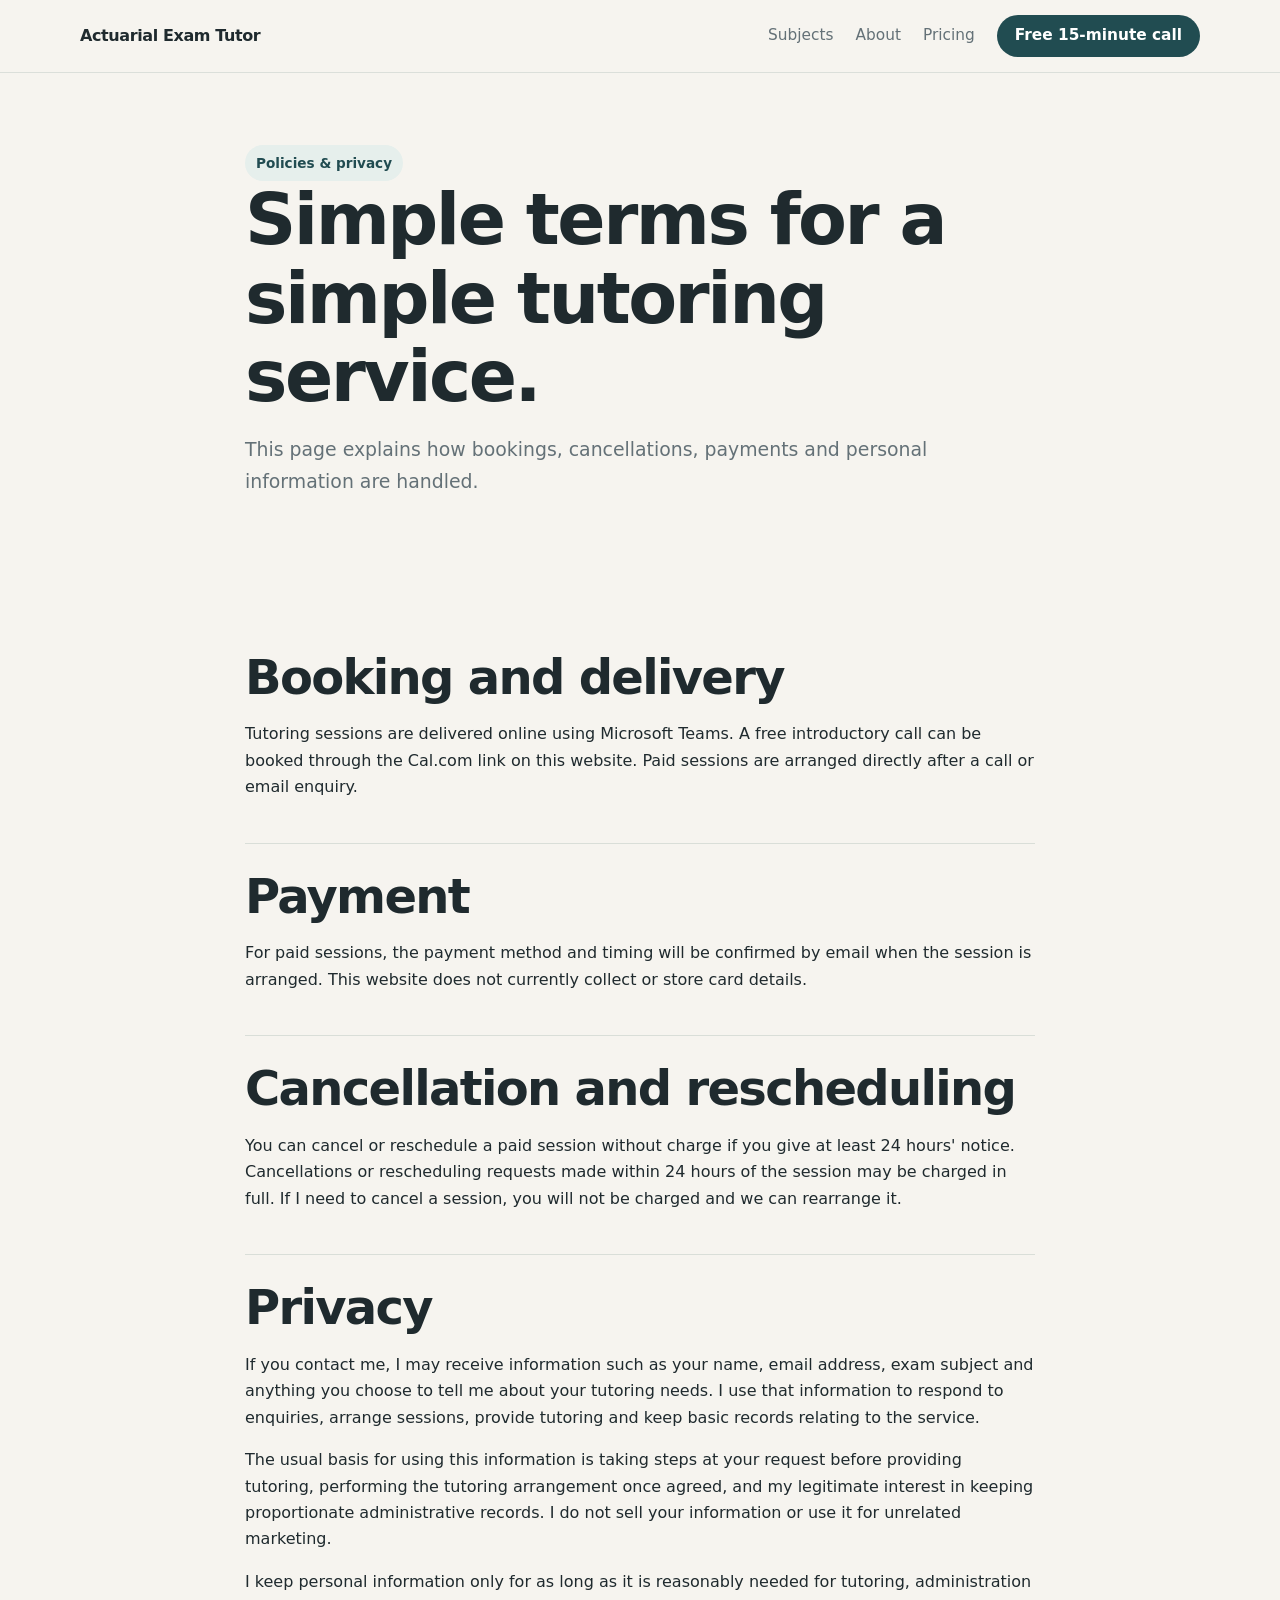
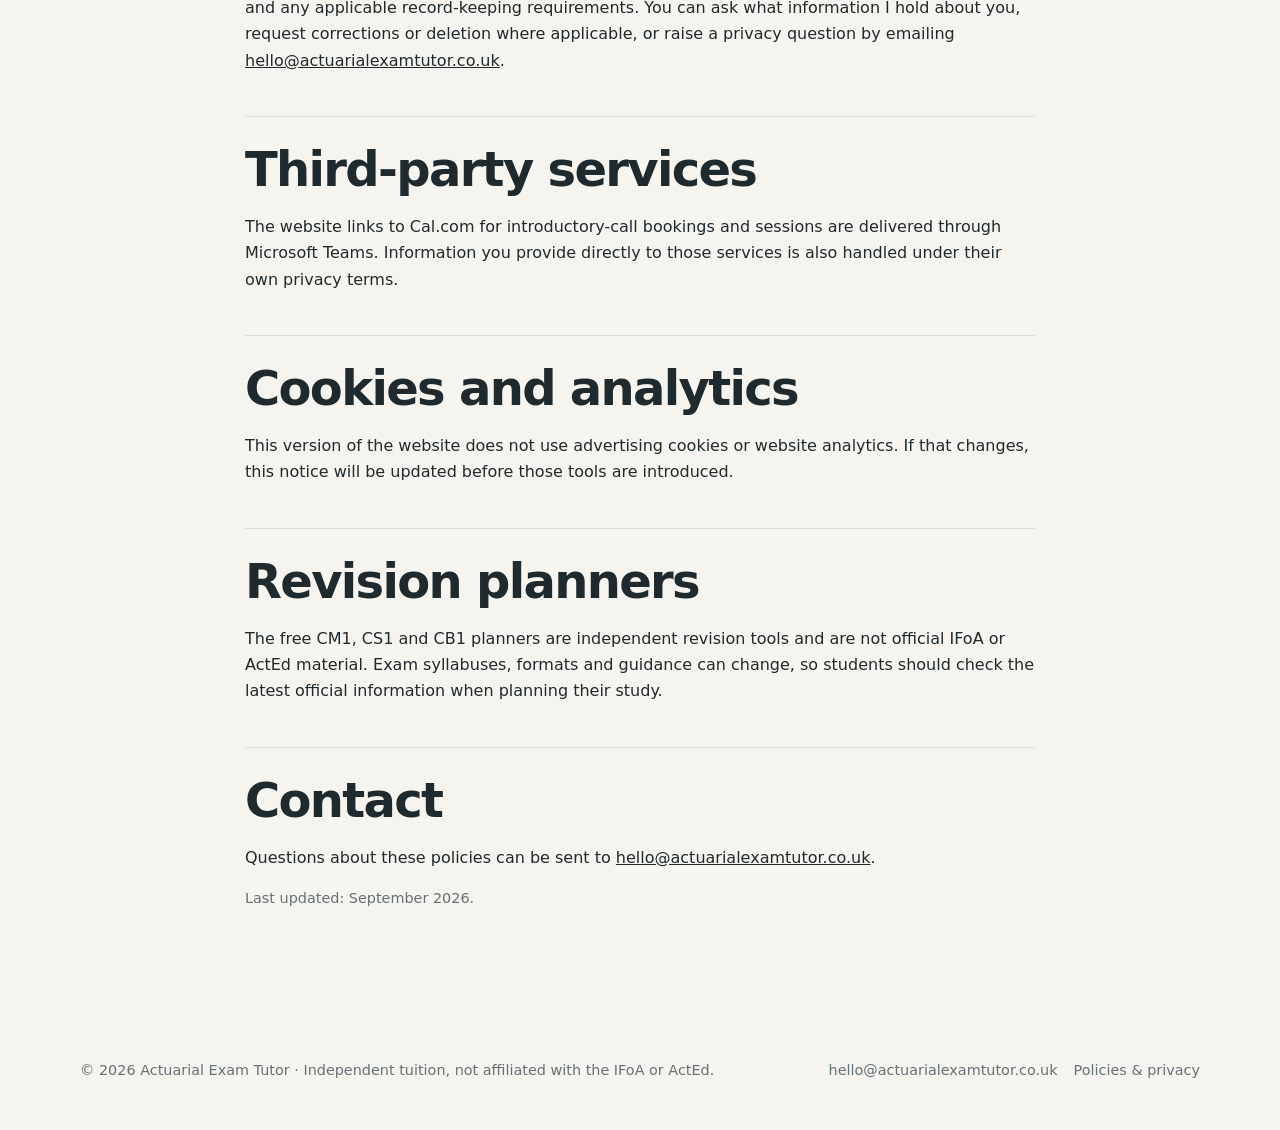
<file: policies.html>
<!doctype html>
<html lang="en-GB">
<head>
<meta charset="utf-8">
<meta name="viewport" content="width=device-width, initial-scale=1">
<meta name="robots" content="index,follow">
<meta name="theme-color" content="#214c51">
<link rel="icon" href="favicon.ico" sizes="any">
<link rel="icon" type="image/png" sizes="32x32" href="favicon-32x32.png">
<link rel="apple-touch-icon" sizes="180x180" href="apple-touch-icon.png">
<link rel="stylesheet" href="styles.css">
<script src="script.js" defer></script>
<title>Policies &amp; Privacy | Actuarial Exam Tutor</title>
<meta name="description" content="Privacy, cancellation, rescheduling and payment information for Actuarial Exam Tutor.">
<link rel="canonical" href="https://actuarialexamtutor.co.uk/policies.html">
<meta property="og:type" content="website">
<meta property="og:title" content="Policies &amp; Privacy | Actuarial Exam Tutor">
<meta property="og:description" content="Privacy, cancellation, rescheduling and payment information for Actuarial Exam Tutor.">
<meta property="og:url" content="https://actuarialexamtutor.co.uk/policies.html">
<meta property="og:site_name" content="Actuarial Exam Tutor">
<meta name="twitter:card" content="summary">
</head><body>
<header class="site-header">
  <div class="container nav">
    <a class="brand" href="index.html">Actuarial Exam Tutor</a>
    <button class="menu-toggle" type="button" aria-expanded="false" aria-controls="primary-navigation">Menu</button>
    <nav class="nav-links" id="primary-navigation" aria-label="Primary navigation">
      <a href="subjects.html">Subjects</a>
      <a href="about.html">About</a>
      <a href="pricing.html">Pricing</a>
      <a class="btn btn-primary btn-small" href="https://cal.com/ollie-pennock-0rkcsl/free-15-minute-actuarial-tutoring-call" target="_blank" rel="noopener">Free 15-minute call</a>
    </nav>
  </div>
</header>
<main>
<section class="page-hero"><div class="container content-narrow"><span class="eyebrow">Policies & privacy</span><h1>Simple terms for a simple tutoring service.</h1><p class="lede">This page explains how bookings, cancellations, payments and personal information are handled.</p></div></section>
<section class="section"><div class="container content-narrow">
  <div class="policy-section"><h2>Booking and delivery</h2><p>Tutoring sessions are delivered online using Microsoft Teams. A free introductory call can be booked through the Cal.com link on this website. Paid sessions are arranged directly after a call or email enquiry.</p></div>
  <div class="policy-section"><h2>Payment</h2><p>For paid sessions, the payment method and timing will be confirmed by email when the session is arranged. This website does not currently collect or store card details.</p></div>
  <div class="policy-section"><h2>Cancellation and rescheduling</h2><p>You can cancel or reschedule a paid session without charge if you give at least 24 hours' notice. Cancellations or rescheduling requests made within 24 hours of the session may be charged in full. If I need to cancel a session, you will not be charged and we can rearrange it.</p></div>
  <div class="policy-section"><h2>Privacy</h2><p>If you contact me, I may receive information such as your name, email address, exam subject and anything you choose to tell me about your tutoring needs. I use that information to respond to enquiries, arrange sessions, provide tutoring and keep basic records relating to the service.</p><p>The usual basis for using this information is taking steps at your request before providing tutoring, performing the tutoring arrangement once agreed, and my legitimate interest in keeping proportionate administrative records. I do not sell your information or use it for unrelated marketing.</p><p>I keep personal information only for as long as it is reasonably needed for tutoring, administration and any applicable record-keeping requirements. You can ask what information I hold about you, request corrections or deletion where applicable, or raise a privacy question by emailing <a href="mailto:hello@actuarialexamtutor.co.uk" title="Opens your email app and copies the address">hello@actuarialexamtutor.co.uk</a>.</p></div>
  <div class="policy-section"><h2>Third-party services</h2><p>The website links to Cal.com for introductory-call bookings and sessions are delivered through Microsoft Teams. Information you provide directly to those services is also handled under their own privacy terms.</p></div>
  <div class="policy-section"><h2>Cookies and analytics</h2><p>This version of the website does not use advertising cookies or website analytics. If that changes, this notice will be updated before those tools are introduced.</p></div>
  <div class="policy-section"><h2>Revision planners</h2><p>The free CM1, CS1 and CB1 planners are independent revision tools and are not official IFoA or ActEd material. Exam syllabuses, formats and guidance can change, so students should check the latest official information when planning their study.</p></div>
  <div class="policy-section"><h2>Contact</h2><p>Questions about these policies can be sent to <a href="mailto:hello@actuarialexamtutor.co.uk" title="Opens your email app and copies the address">hello@actuarialexamtutor.co.uk</a>.</p><p class="small">Last updated: September 2026.</p></div>
</div></section>
</main>
<footer>
  <div class="container">
    <span>© 2026 Actuarial Exam Tutor · Independent tuition, not affiliated with the IFoA or ActEd.</span>
    <span class="footer-links"><a href="mailto:hello@actuarialexamtutor.co.uk" title="Opens your email app and copies the address">hello@actuarialexamtutor.co.uk</a><a href="policies.html">Policies & privacy</a></span>
  </div>
</footer>
  <!-- Cloudflare Web Analytics --><script type='module' src='https://static.cloudflareinsights.com/beacon.min.js' data-cf-beacon='{"token": "cf0be8eadffd494193982fc8e94c1e36"}'></script><!-- End Cloudflare Web Analytics -->
</body>
</html>
</file>
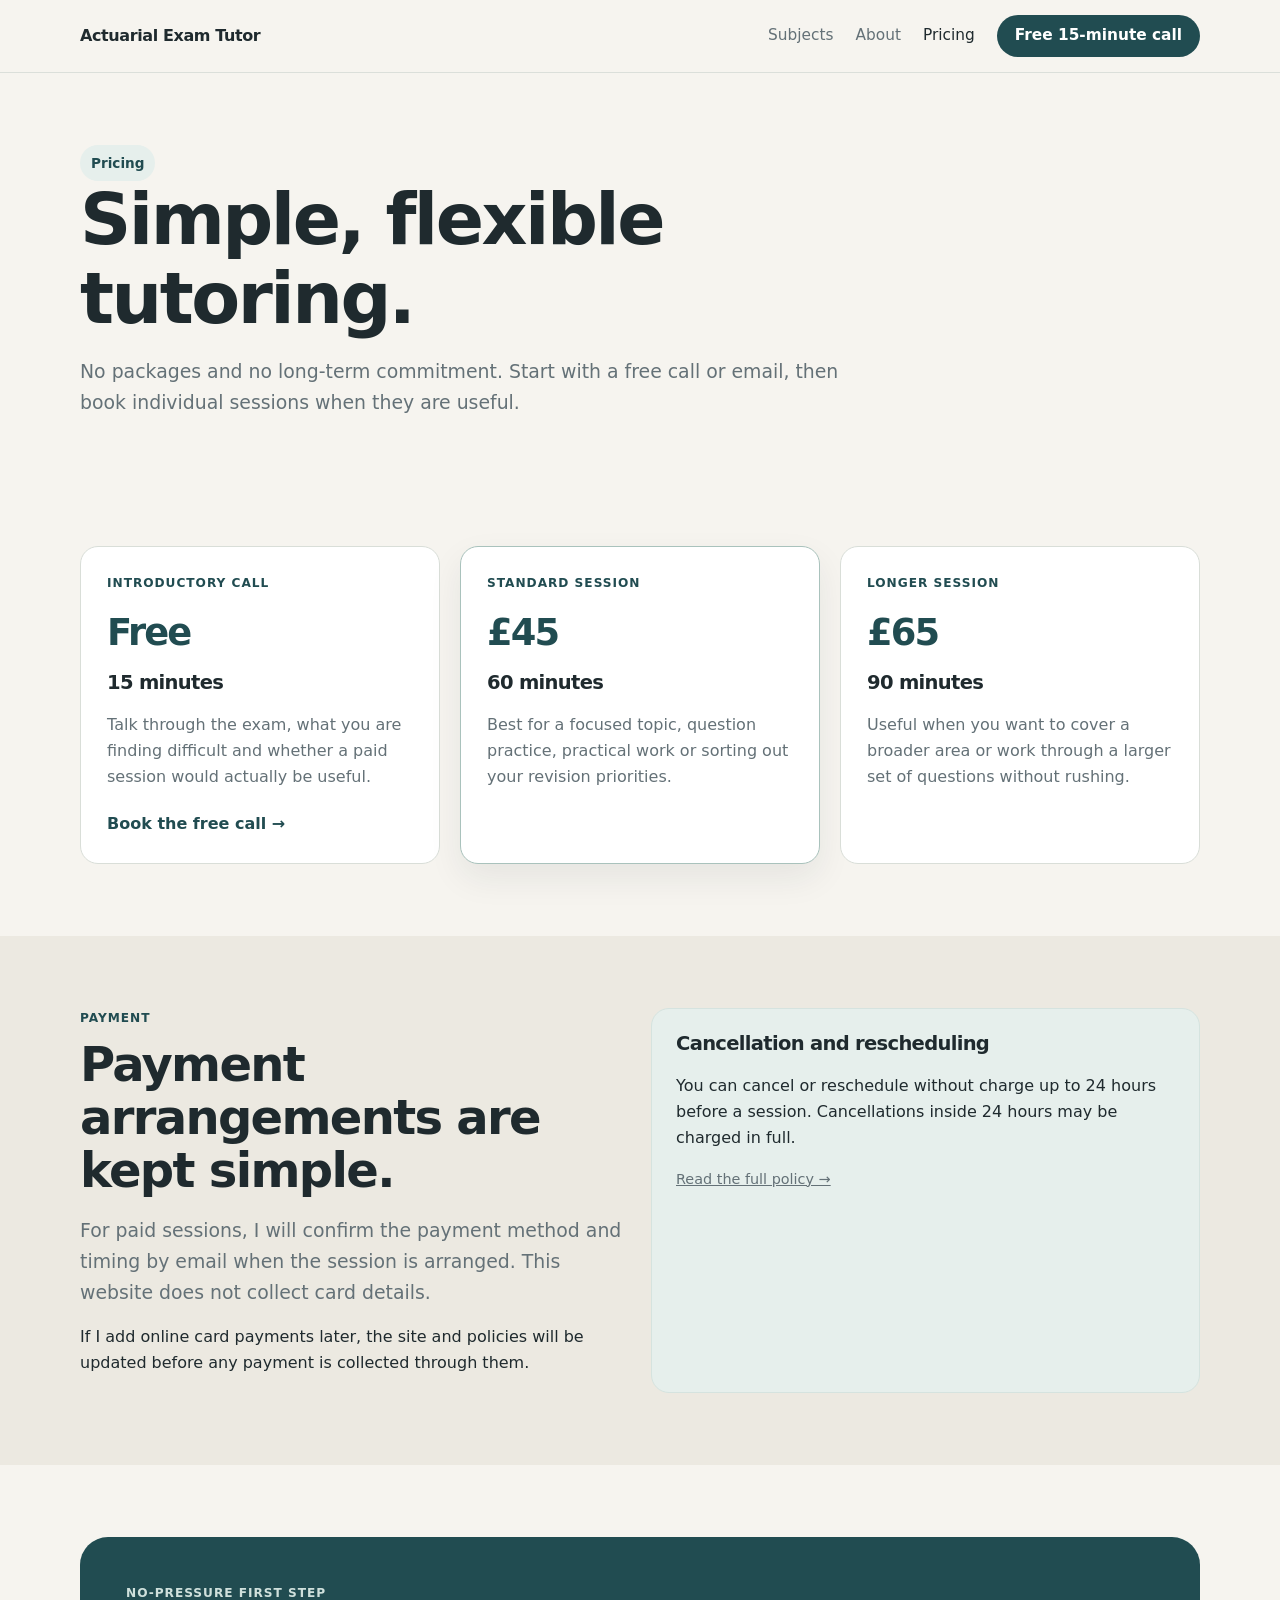
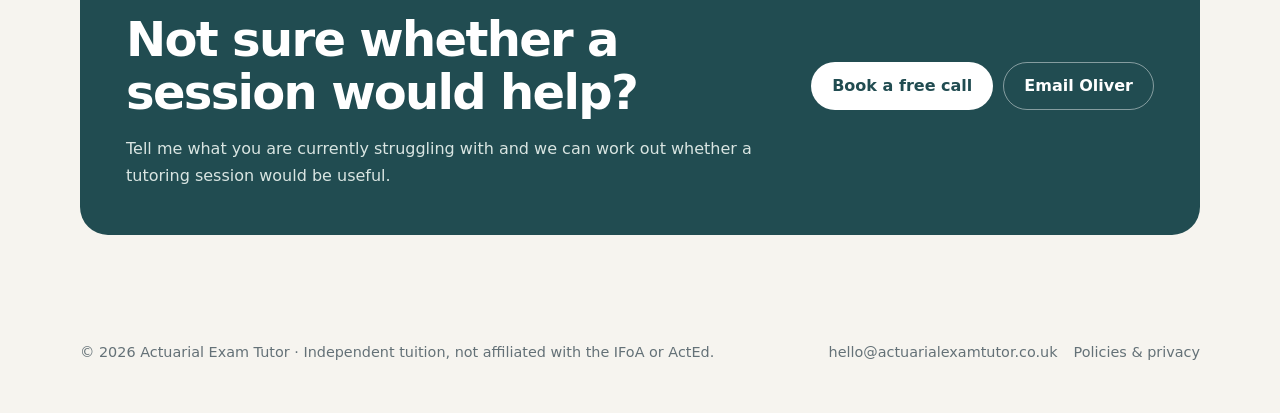
<file: pricing.html>
<!doctype html>
<html lang="en-GB">
<head>
<meta charset="utf-8">
<meta name="viewport" content="width=device-width, initial-scale=1">
<meta name="robots" content="index,follow">
<meta name="theme-color" content="#214c51">
<link rel="icon" href="favicon.ico" sizes="any">
<link rel="icon" type="image/png" sizes="32x32" href="favicon-32x32.png">
<link rel="apple-touch-icon" sizes="180x180" href="apple-touch-icon.png">
<link rel="stylesheet" href="styles.css">
<script src="script.js" defer></script>
<title>Actuarial Tutoring Prices | CM1, CS1 &amp; CB1</title>
<meta name="description" content="Simple pricing for 1-to-1 CM1, CS1 and CB1 tutoring: free 15-minute introductory call, £45 for 60 minutes and £65 for 90 minutes.">
<link rel="canonical" href="https://actuarialexamtutor.co.uk/pricing.html">
<meta property="og:type" content="website">
<meta property="og:title" content="Actuarial Tutoring Prices | CM1, CS1 &amp; CB1">
<meta property="og:description" content="Simple pricing for 1-to-1 CM1, CS1 and CB1 tutoring: free 15-minute introductory call, £45 for 60 minutes and £65 for 90 minutes.">
<meta property="og:url" content="https://actuarialexamtutor.co.uk/pricing.html">
<meta property="og:site_name" content="Actuarial Exam Tutor">
<meta name="twitter:card" content="summary">
</head><body>
<header class="site-header">
  <div class="container nav">
    <a class="brand" href="index.html">Actuarial Exam Tutor</a>
    <button class="menu-toggle" type="button" aria-expanded="false" aria-controls="primary-navigation">Menu</button>
    <nav class="nav-links" id="primary-navigation" aria-label="Primary navigation">
      <a href="subjects.html">Subjects</a>
      <a href="about.html">About</a>
      <a href="pricing.html" aria-current="page">Pricing</a>
      <a class="btn btn-primary btn-small" href="https://cal.com/ollie-pennock-0rkcsl/free-15-minute-actuarial-tutoring-call" target="_blank" rel="noopener">Free 15-minute call</a>
    </nav>
  </div>
</header>
<main>
<section class="page-hero"><div class="container"><span class="eyebrow">Pricing</span><h1>Simple, flexible tutoring.</h1><p class="lede">No packages and no long-term commitment. Start with a free call or email, then book individual sessions when they are useful.</p></div></section>
<section class="section">
  <div class="container pricing-grid">
    <div class="price-card"><div class="kicker">Introductory call</div><div class="amount">Free</div><h3>15 minutes</h3><p>Talk through the exam, what you are finding difficult and whether a paid session would actually be useful.</p><a class="card-link" href="https://cal.com/ollie-pennock-0rkcsl/free-15-minute-actuarial-tutoring-call" target="_blank" rel="noopener">Book the free call →</a></div>
    <div class="price-card featured"><div class="kicker">Standard session</div><div class="amount">£45</div><h3>60 minutes</h3><p>Best for a focused topic, question practice, practical work or sorting out your revision priorities.</p></div>
    <div class="price-card"><div class="kicker">Longer session</div><div class="amount">£65</div><h3>90 minutes</h3><p>Useful when you want to cover a broader area or work through a larger set of questions without rushing.</p></div>
  </div>
</section>
<section class="section alt">
  <div class="container grid-2">
    <div><div class="kicker">Payment</div><h2>Payment arrangements are kept simple.</h2><p class="lede">For paid sessions, I will confirm the payment method and timing by email when the session is arranged. This website does not collect card details.</p><p>If I add online card payments later, the site and policies will be updated before any payment is collected through them.</p></div>
    <div class="soft-box"><h3>Cancellation and rescheduling</h3><p>You can cancel or reschedule without charge up to 24 hours before a session. Cancellations inside 24 hours may be charged in full.</p><p class="small"><a href="policies.html">Read the full policy →</a></p></div>
  </div>
</section>
<section class="section">
  <div class="container">
    <div class="cta">
      <div>
        <div class="kicker" style="color:#cfe0dc">No-pressure first step</div>
        <h2>Not sure whether a session would help?</h2>
        <p>Tell me what you are currently struggling with and we can work out whether a tutoring session would be useful.</p>
      </div>
      <div class="cta-actions">
        <a class="btn" href="https://cal.com/ollie-pennock-0rkcsl/free-15-minute-actuarial-tutoring-call" target="_blank" rel="noopener">Book a free call</a>
        <a class="btn ghost" href="mailto:hello@actuarialexamtutor.co.uk" title="Opens your email app and copies the address">Email Oliver</a>
      </div>
    </div>
  </div>
</section>
</main>
<footer>
  <div class="container">
    <span>© 2026 Actuarial Exam Tutor · Independent tuition, not affiliated with the IFoA or ActEd.</span>
    <span class="footer-links"><a href="mailto:hello@actuarialexamtutor.co.uk" title="Opens your email app and copies the address">hello@actuarialexamtutor.co.uk</a><a href="policies.html">Policies & privacy</a></span>
  </div>
</footer>
  <!-- Cloudflare Web Analytics --><script type='module' src='https://static.cloudflareinsights.com/beacon.min.js' data-cf-beacon='{"token": "cf0be8eadffd494193982fc8e94c1e36"}'></script><!-- End Cloudflare Web Analytics -->
</body>
</html>
</file>
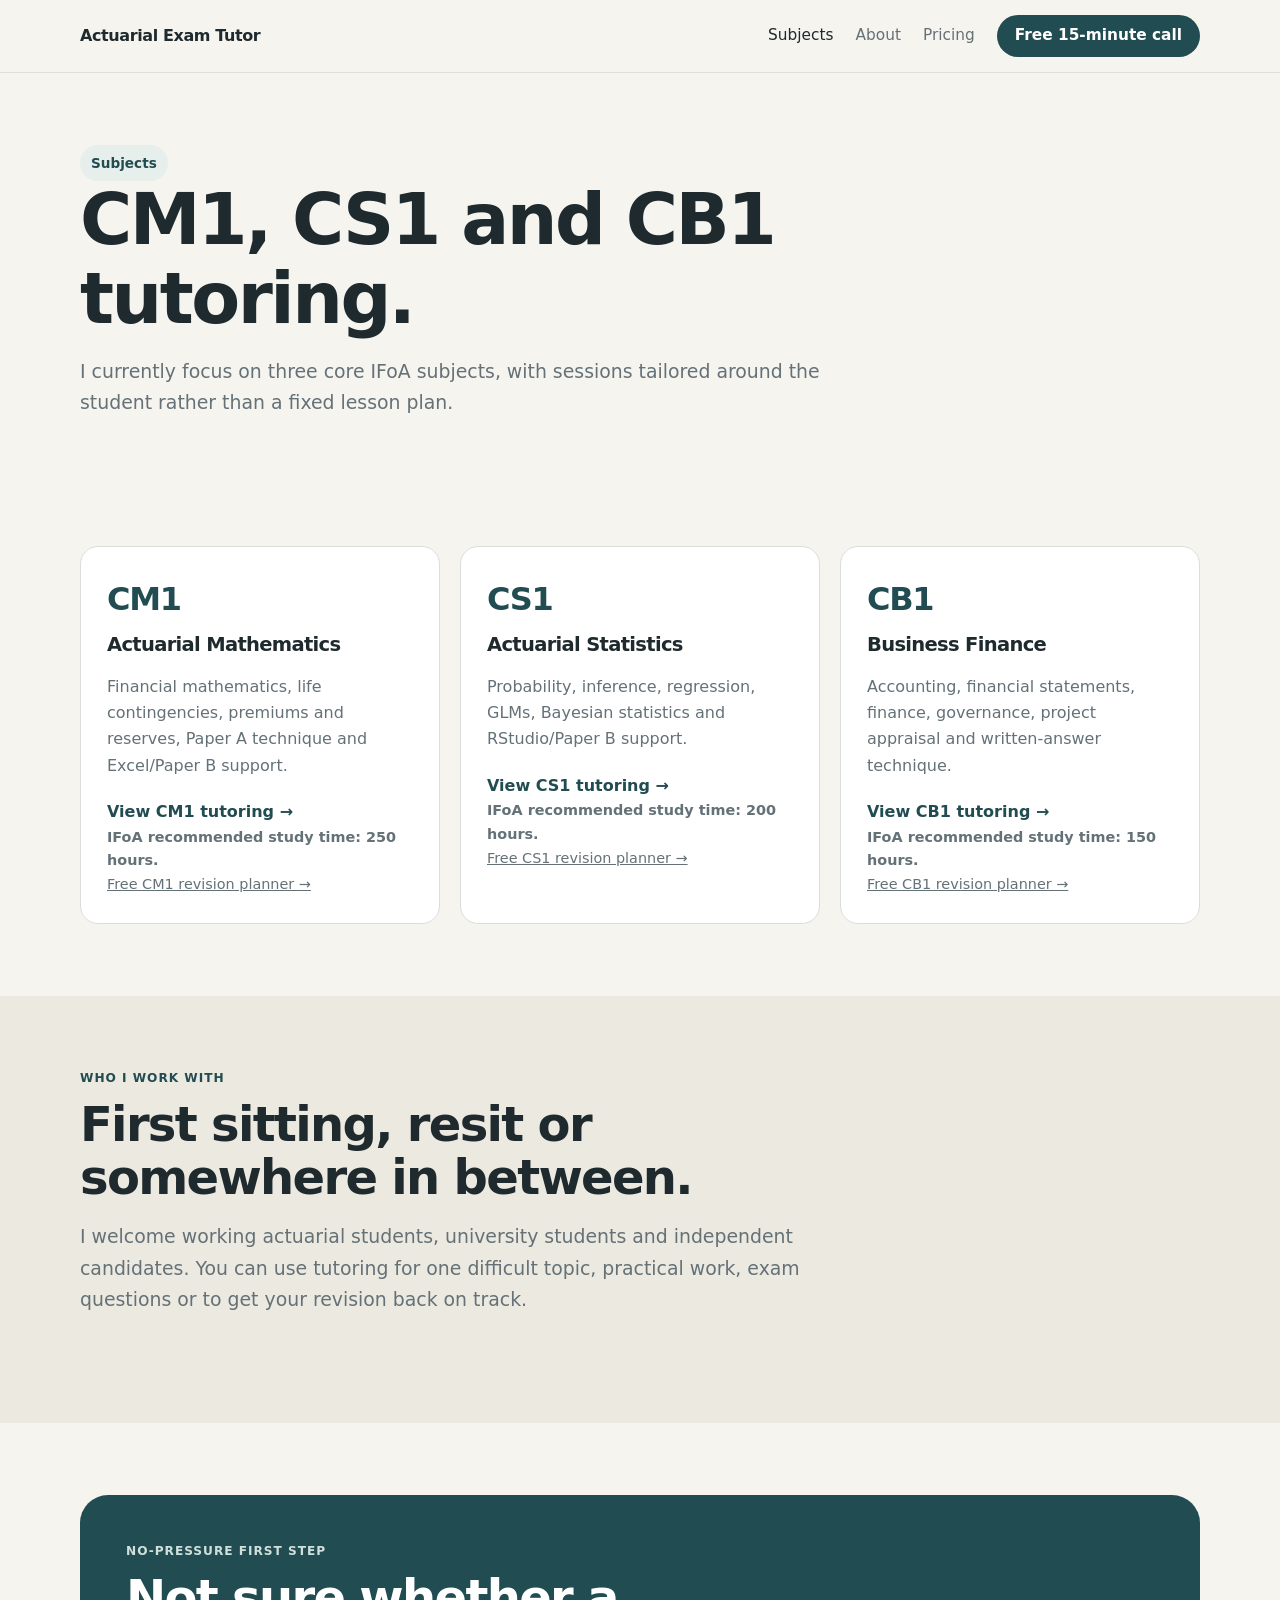
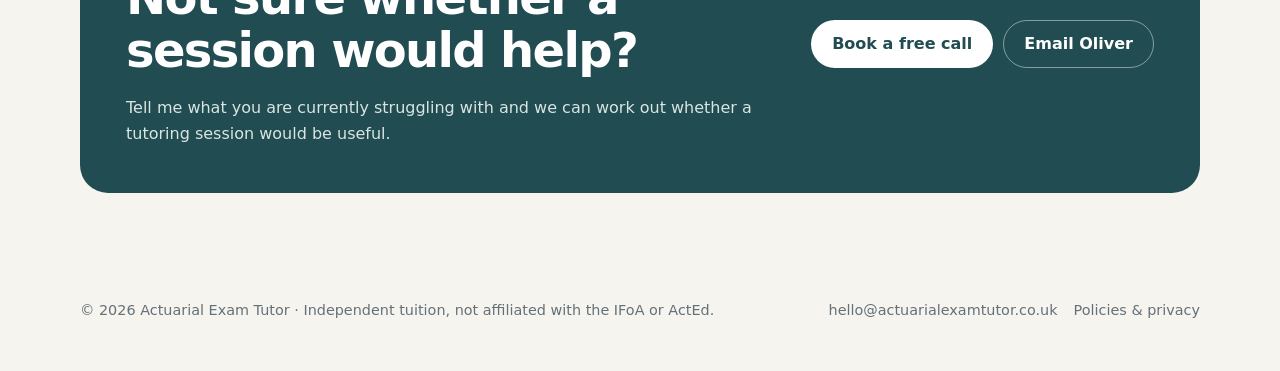
<file: subjects.html>
<!doctype html>
<html lang="en-GB">
<head>
<meta charset="utf-8">
<meta name="viewport" content="width=device-width, initial-scale=1">
<meta name="robots" content="index,follow">
<meta name="theme-color" content="#214c51">
<link rel="icon" href="favicon.ico" sizes="any">
<link rel="icon" type="image/png" sizes="32x32" href="favicon-32x32.png">
<link rel="apple-touch-icon" sizes="180x180" href="apple-touch-icon.png">
<link rel="stylesheet" href="styles.css">
<script src="script.js" defer></script>
<title>Actuarial Tutoring Subjects | CM1, CS1 &amp; CB1</title>
<meta name="description" content="Online 1-to-1 IFoA tutoring for CM1, CS1 and CB1 with a qualified actuary, including practical support and free flexible revision planners.">
<link rel="canonical" href="https://actuarialexamtutor.co.uk/subjects.html">
<meta property="og:type" content="website">
<meta property="og:title" content="Actuarial Tutoring Subjects | CM1, CS1 &amp; CB1">
<meta property="og:description" content="Online 1-to-1 IFoA tutoring for CM1, CS1 and CB1 with a qualified actuary, including practical support and free flexible revision planners.">
<meta property="og:url" content="https://actuarialexamtutor.co.uk/subjects.html">
<meta property="og:site_name" content="Actuarial Exam Tutor">
<meta name="twitter:card" content="summary">
</head><body>
<header class="site-header">
  <div class="container nav">
    <a class="brand" href="index.html">Actuarial Exam Tutor</a>
    <button class="menu-toggle" type="button" aria-expanded="false" aria-controls="primary-navigation">Menu</button>
    <nav class="nav-links" id="primary-navigation" aria-label="Primary navigation">
      <a href="subjects.html" aria-current="page">Subjects</a>
      <a href="about.html">About</a>
      <a href="pricing.html">Pricing</a>
      <a class="btn btn-primary btn-small" href="https://cal.com/ollie-pennock-0rkcsl/free-15-minute-actuarial-tutoring-call" target="_blank" rel="noopener">Free 15-minute call</a>
    </nav>
  </div>
</header>
<main>
<section class="page-hero"><div class="container"><span class="eyebrow">Subjects</span><h1>CM1, CS1 and CB1 tutoring.</h1><p class="lede">I currently focus on three core IFoA subjects, with sessions tailored around the student rather than a fixed lesson plan.</p></div></section>
<section class="section">
  <div class="container grid-3">
    <div class="card"><div class="subject-code">CM1</div><h3>Actuarial Mathematics</h3><p>Financial mathematics, life contingencies, premiums and reserves, Paper A technique and Excel/Paper B support.</p><a class="card-link" href="cm1-tutor.html">View CM1 tutoring →</a><p class="small"><strong>IFoA recommended study time: 250 hours.</strong><br><a href="cm1-revision-planner.html">Free CM1 revision planner →</a></p></div>
    <div class="card"><div class="subject-code">CS1</div><h3>Actuarial Statistics</h3><p>Probability, inference, regression, GLMs, Bayesian statistics and RStudio/Paper B support.</p><a class="card-link" href="cs1-tutor.html">View CS1 tutoring →</a><p class="small"><strong>IFoA recommended study time: 200 hours.</strong><br><a href="cs1-revision-planner.html">Free CS1 revision planner →</a></p></div>
    <div class="card"><div class="subject-code">CB1</div><h3>Business Finance</h3><p>Accounting, financial statements, finance, governance, project appraisal and written-answer technique.</p><a class="card-link" href="cb1-tutor.html">View CB1 tutoring →</a><p class="small"><strong>IFoA recommended study time: 150 hours.</strong><br><a href="cb1-revision-planner.html">Free CB1 revision planner →</a></p></div>
  </div>
</section>
<section class="section alt"><div class="container"><div class="section-head"><div class="kicker">Who I work with</div><h2>First sitting, resit or somewhere in between.</h2><p class="lede">I welcome working actuarial students, university students and independent candidates. You can use tutoring for one difficult topic, practical work, exam questions or to get your revision back on track.</p></div></div></section>
<section class="section">
  <div class="container">
    <div class="cta">
      <div>
        <div class="kicker" style="color:#cfe0dc">No-pressure first step</div>
        <h2>Not sure whether a session would help?</h2>
        <p>Tell me what you are currently struggling with and we can work out whether a tutoring session would be useful.</p>
      </div>
      <div class="cta-actions">
        <a class="btn" href="https://cal.com/ollie-pennock-0rkcsl/free-15-minute-actuarial-tutoring-call" target="_blank" rel="noopener">Book a free call</a>
        <a class="btn ghost" href="mailto:hello@actuarialexamtutor.co.uk" title="Opens your email app and copies the address">Email Oliver</a>
      </div>
    </div>
  </div>
</section>
</main>
<footer>
  <div class="container">
    <span>© 2026 Actuarial Exam Tutor · Independent tuition, not affiliated with the IFoA or ActEd.</span>
    <span class="footer-links"><a href="mailto:hello@actuarialexamtutor.co.uk" title="Opens your email app and copies the address">hello@actuarialexamtutor.co.uk</a><a href="policies.html">Policies & privacy</a></span>
  </div>
</footer>
  <!-- Cloudflare Web Analytics --><script type='module' src='https://static.cloudflareinsights.com/beacon.min.js' data-cf-beacon='{"token": "cf0be8eadffd494193982fc8e94c1e36"}'></script><!-- End Cloudflare Web Analytics -->
</body>
</html>
</file>
<file: styles.css>
:root{
  --bg:#f6f4ef;
  --surface:#ffffff;
  --ink:#1f2a2e;
  --muted:#647177;
  --accent:#214c51;
  --accent-deep:#173a3f;
  --accent-soft:#e6efec;
  --line:#d9ded8;
  --warm:#b38b62;
  --alt:#ece9e1;
  --max:1120px;
  --radius:18px;
  --shadow:0 14px 34px rgba(25,45,48,.075);
}
*{box-sizing:border-box}
html{scroll-behavior:smooth}
body{margin:0;font-family:Inter,ui-sans-serif,system-ui,-apple-system,BlinkMacSystemFont,"Segoe UI",sans-serif;background:var(--bg);color:var(--ink);line-height:1.65}
img{max-width:100%;display:block}
a{color:inherit}
.container{width:min(var(--max),calc(100% - 40px));margin:0 auto}
.site-header{position:sticky;top:0;z-index:30;background:rgba(246,244,239,.95);backdrop-filter:blur(10px);border-bottom:1px solid rgba(217,222,216,.92)}
.nav{min-height:72px;display:flex;align-items:center;justify-content:space-between;gap:22px;position:relative}
.brand{font-weight:850;text-decoration:none;letter-spacing:-.025em;white-space:nowrap}
.nav-links{display:flex;align-items:center;gap:22px}
.nav-links a{color:var(--muted);text-decoration:none;font-size:.96rem}
.nav-links a:hover,.nav-links a[aria-current="page"]{color:var(--ink)}
.menu-toggle{display:none;border:1px solid var(--line);background:rgba(255,255,255,.8);border-radius:999px;padding:9px 13px;font:inherit;font-weight:750;color:var(--ink);cursor:pointer}
.btn{display:inline-flex;align-items:center;justify-content:center;min-height:48px;padding:0 20px;border-radius:999px;text-decoration:none;font-weight:780;border:1px solid transparent;transition:background .15s ease,border-color .15s ease,transform .15s ease}
.btn:hover{transform:translateY(-1px)}
.btn-primary{background:var(--accent);color:#fff!important;-webkit-text-fill-color:#fff}
.btn-primary:hover{background:var(--accent-deep)}
.btn-secondary{border-color:var(--line);background:rgba(255,255,255,.72)}
.btn-secondary:hover{background:#fff;border-color:#c7cfca}
.btn-small{min-height:42px;padding:0 17px;font-size:.92rem}
.hero{padding:88px 0 64px}
.hero-grid{display:grid;grid-template-columns:1.18fr .82fr;gap:56px;align-items:center}
.eyebrow{display:inline-flex;padding:7px 11px;border-radius:999px;background:var(--accent-soft);color:var(--accent);font-weight:780;font-size:.85rem}
h1,h2,h3{line-height:1.1;letter-spacing:-.035em;margin:0 0 18px}
h1{font-size:clamp(2.75rem,6.6vw,4.85rem);max-width:13ch}
h2{font-size:clamp(2rem,4vw,3rem)}
h3{font-size:1.22rem}
p{margin:0 0 16px}
.lede{font-size:1.18rem;color:var(--muted);max-width:760px}
.hero-actions{display:flex;gap:12px;flex-wrap:wrap;margin:28px 0 0}
.trust-row{display:flex;gap:8px 18px;flex-wrap:wrap;margin-top:22px;color:var(--muted);font-size:.92rem}
.trust-row span{position:relative}
.trust-row span:not(:last-child)::after{content:"·";position:absolute;right:-12px;color:#a5aca8}
.hero-card{background:var(--surface);border:1px solid var(--line);border-radius:var(--radius);padding:28px;box-shadow:var(--shadow)}
.price{font-size:2.6rem;font-weight:850;letter-spacing:-.05em}
.price span{font-size:1rem;color:var(--muted);font-weight:500;letter-spacing:0}
.checks{list-style:none;padding:0;margin:22px 0 0}
.checks li{padding:9px 0 9px 28px;position:relative;border-top:1px solid #eef0eb}
.checks li:before{content:"✓";position:absolute;left:0;color:var(--accent);font-weight:850}
.section{padding:72px 0}
.section.alt{background:var(--alt)}
.section-head{max-width:790px;margin-bottom:36px}
.kicker{color:var(--accent);font-weight:850;text-transform:uppercase;letter-spacing:.08em;font-size:.76rem;margin-bottom:10px}
.grid-3{display:grid;grid-template-columns:repeat(3,1fr);gap:20px}
.grid-2{display:grid;grid-template-columns:repeat(2,1fr);gap:22px}
.card{background:var(--surface);border:1px solid var(--line);border-radius:var(--radius);padding:26px}
.card p{color:var(--muted)}
.card p:last-child{margin-bottom:0}
.card-link{display:inline-block;margin-top:4px;color:var(--accent);font-weight:780;text-decoration:none}
.subject-code{font-size:2rem;font-weight:850;letter-spacing:-.04em;color:var(--accent);margin-bottom:8px}
.steps{counter-reset:step}
.step{position:relative;padding-left:64px}
.step:before{counter-increment:step;content:counter(step);position:absolute;left:0;top:0;width:42px;height:42px;border-radius:50%;display:grid;place-items:center;background:var(--accent);color:white;font-weight:850}
.about-wrap{display:grid;grid-template-columns:.7fr 1.3fr;gap:44px;align-items:start}
.photo-caption{font-size:.82rem;color:var(--muted);margin-top:10px}
.profile-card{
  position:relative;
  overflow:hidden;
  background:var(--surface);
  border:1px solid var(--line);
  border-radius:26px;
  padding:30px;
  box-shadow:var(--shadow);
}
.profile-card::before{
  content:"";
  position:absolute;
  left:0;
  top:0;
  bottom:0;
  width:5px;
  background:var(--accent);
}
.profile-card h3{
  font-size:1.55rem;
  max-width:14ch;
  margin-bottom:12px;
}
.profile-card > p{
  color:var(--muted);
  margin-bottom:24px;
}
.profile-facts{
  margin:0;
}
.profile-facts div{
  display:flex;
  justify-content:space-between;
  gap:18px;
  padding:13px 0;
  border-top:1px solid #eef0eb;
}
.profile-facts dt{
  color:var(--muted);
  font-size:.9rem;
}
.profile-facts dd{
  margin:0;
  text-align:right;
  font-weight:780;
  color:var(--accent-deep);
}

.soft-box{background:var(--accent-soft);border:1px solid #d5e3df;border-radius:var(--radius);padding:24px}
.note{border-left:4px solid var(--warm);padding:14px 18px;background:#fffaf4;border-radius:0 12px 12px 0}
.list-clean{padding-left:1.1rem}
.list-clean li{margin:.45rem 0}
.inline-links{display:flex;gap:16px;flex-wrap:wrap;margin-top:18px}
.inline-links a{font-weight:780;color:var(--accent);text-decoration:none}
.resource-box{display:grid;grid-template-columns:1.25fr .75fr;gap:28px;align-items:center;background:var(--accent-soft);border:1px solid #d1e1dc;border-radius:24px;padding:32px}
.resource-meta{color:var(--muted);font-size:.9rem;margin-top:12px}
.resource-points{margin:0;padding-left:1.1rem;color:var(--muted)}
.resource-points li{margin:.45rem 0}
.faq details{background:var(--surface);border:1px solid var(--line);border-radius:14px;padding:18px 20px;margin:12px 0}
.faq summary{cursor:pointer;font-weight:780}
.faq p{color:var(--muted);margin:12px 0 0}
.page-hero{padding:72px 0 40px}
.page-hero h1{font-size:clamp(2.55rem,6vw,4.45rem);max-width:16ch}
.content-narrow{max-width:790px}
.subject-topics{display:grid;grid-template-columns:repeat(2,1fr);gap:14px}
.topic{background:#fff;border:1px solid var(--line);border-radius:14px;padding:18px}
.topic strong{display:block;margin-bottom:5px;color:var(--accent-deep)}
.topic span{color:var(--muted);font-size:.94rem}
.table{width:100%;border-collapse:collapse;background:white;border-radius:14px;overflow:hidden;border:1px solid var(--line)}
.table th,.table td{padding:16px 18px;text-align:left;border-bottom:1px solid var(--line);vertical-align:top}
.table th{background:#f1f4f1}
.table tr:last-child td{border-bottom:0}
.pricing-grid{display:grid;grid-template-columns:repeat(3,1fr);gap:20px}
.price-card{background:#fff;border:1px solid var(--line);border-radius:var(--radius);padding:26px}
.price-card.featured{border-color:#a9c2bc;box-shadow:var(--shadow)}
.price-card .amount{font-size:2.3rem;font-weight:850;letter-spacing:-.05em;color:var(--accent);margin:8px 0}
.price-card p{color:var(--muted)}
.policy-section{padding:26px 0;border-top:1px solid var(--line)}
.policy-section:first-of-type{border-top:0}
.small{font-size:.9rem;color:var(--muted)}
.cta{background:var(--accent);color:white;border-radius:28px;padding:46px;display:flex;justify-content:space-between;align-items:center;gap:24px}
.cta p{color:#d9e5e2;margin-bottom:0}
.cta .btn{background:white;color:var(--accent)!important;-webkit-text-fill-color:var(--accent)}
.cta-actions{display:flex;gap:10px;flex-wrap:wrap;flex-shrink:0}
.cta .btn.ghost{background:transparent;border-color:rgba(255,255,255,.45);color:white!important;-webkit-text-fill-color:white}
footer{padding:34px 0 48px;color:var(--muted);font-size:.9rem}
footer .container{display:flex;justify-content:space-between;gap:18px;flex-wrap:wrap;align-items:center}
.footer-links{display:flex;gap:16px;flex-wrap:wrap}
.footer-links a{text-decoration:none}
.footer-links a:hover{color:var(--ink)}
@media(max-width:900px){
  .hero-grid,.about-wrap,.resource-box{grid-template-columns:1fr}
  .pricing-grid{grid-template-columns:1fr}
}
@media(max-width:820px){
  .container{width:min(var(--max),calc(100% - 28px))}
  .nav{min-height:66px}
  .menu-toggle{display:inline-flex}
  .nav-links{display:none;position:absolute;left:0;right:0;top:66px;background:var(--bg);border:1px solid var(--line);border-radius:16px;padding:14px;box-shadow:var(--shadow);align-items:stretch;flex-direction:column;gap:3px}
  .nav-links.open{display:flex}
  .nav-links a{padding:11px 12px;border-radius:10px}
  .nav-links .btn{margin-top:5px}
  .hero{padding:60px 0 48px}
  .section{padding:58px 0}
  .grid-3,.grid-2,.subject-topics{grid-template-columns:1fr}
  .hero-card{max-width:580px}
  .cta{align-items:flex-start;flex-direction:column;padding:32px}
  .cta-actions{width:100%}
  .cta-actions .btn{flex:1}
  .trust-row span:not(:last-child)::after{display:none}
  .trust-row{gap:8px 12px}
  h1{max-width:14ch}
  .table,.table thead,.table tbody,.table th,.table td,.table tr{display:block}
  .table thead{display:none}
  .table tr{border-bottom:1px solid var(--line);padding:10px 0}
  .table td{border:0;padding:7px 16px}
}
@media(max-width:520px){
  .brand{font-size:.95rem}
  .hero-actions,.cta-actions{flex-direction:column}
  .hero-actions .btn,.cta-actions .btn{width:100%}
  .resource-box{padding:24px}
}


.resource-link{display:block;margin-top:7px;color:var(--muted);font-size:.9rem;font-weight:700;text-decoration:none}
.resource-link:hover{color:var(--accent)}
.study-hours-grid{display:grid;grid-template-columns:repeat(3,1fr);gap:18px}
.study-stat{background:var(--surface);border:1px solid var(--line);border-radius:var(--radius);padding:24px}
.study-stat .subject-code{display:block;font-size:1rem;margin-bottom:7px}
.study-stat strong{display:block;font-size:2.35rem;line-height:1;letter-spacing:-.05em;color:var(--accent-deep);margin-bottom:8px}
.study-stat>span:last-child{color:var(--muted);font-size:.93rem}
.source-note{margin-top:18px;color:var(--muted);font-size:.9rem}
.source-note a{color:var(--accent);font-weight:700}
.number-list{padding-left:1.25rem;margin:0}
.number-list li{margin:0 0 16px;padding-left:4px;color:var(--muted)}
.number-list strong{color:var(--ink)}
@media(max-width:820px){.study-hours-grid{grid-template-columns:1fr}}


.email-toast{
  position:fixed;
  left:50%;
  bottom:24px;
  z-index:1000;
  max-width:min(520px,calc(100% - 32px));
  transform:translate(-50%,18px);
  background:#173a3f;
  color:#fff;
  padding:12px 16px;
  border-radius:12px;
  box-shadow:0 14px 34px rgba(25,45,48,.18);
  font-size:.9rem;
  line-height:1.4;
  opacity:0;
  pointer-events:none;
  transition:opacity .18s ease,transform .18s ease;
}
.email-toast.show{opacity:1;transform:translate(-50%,0)}
</file>
